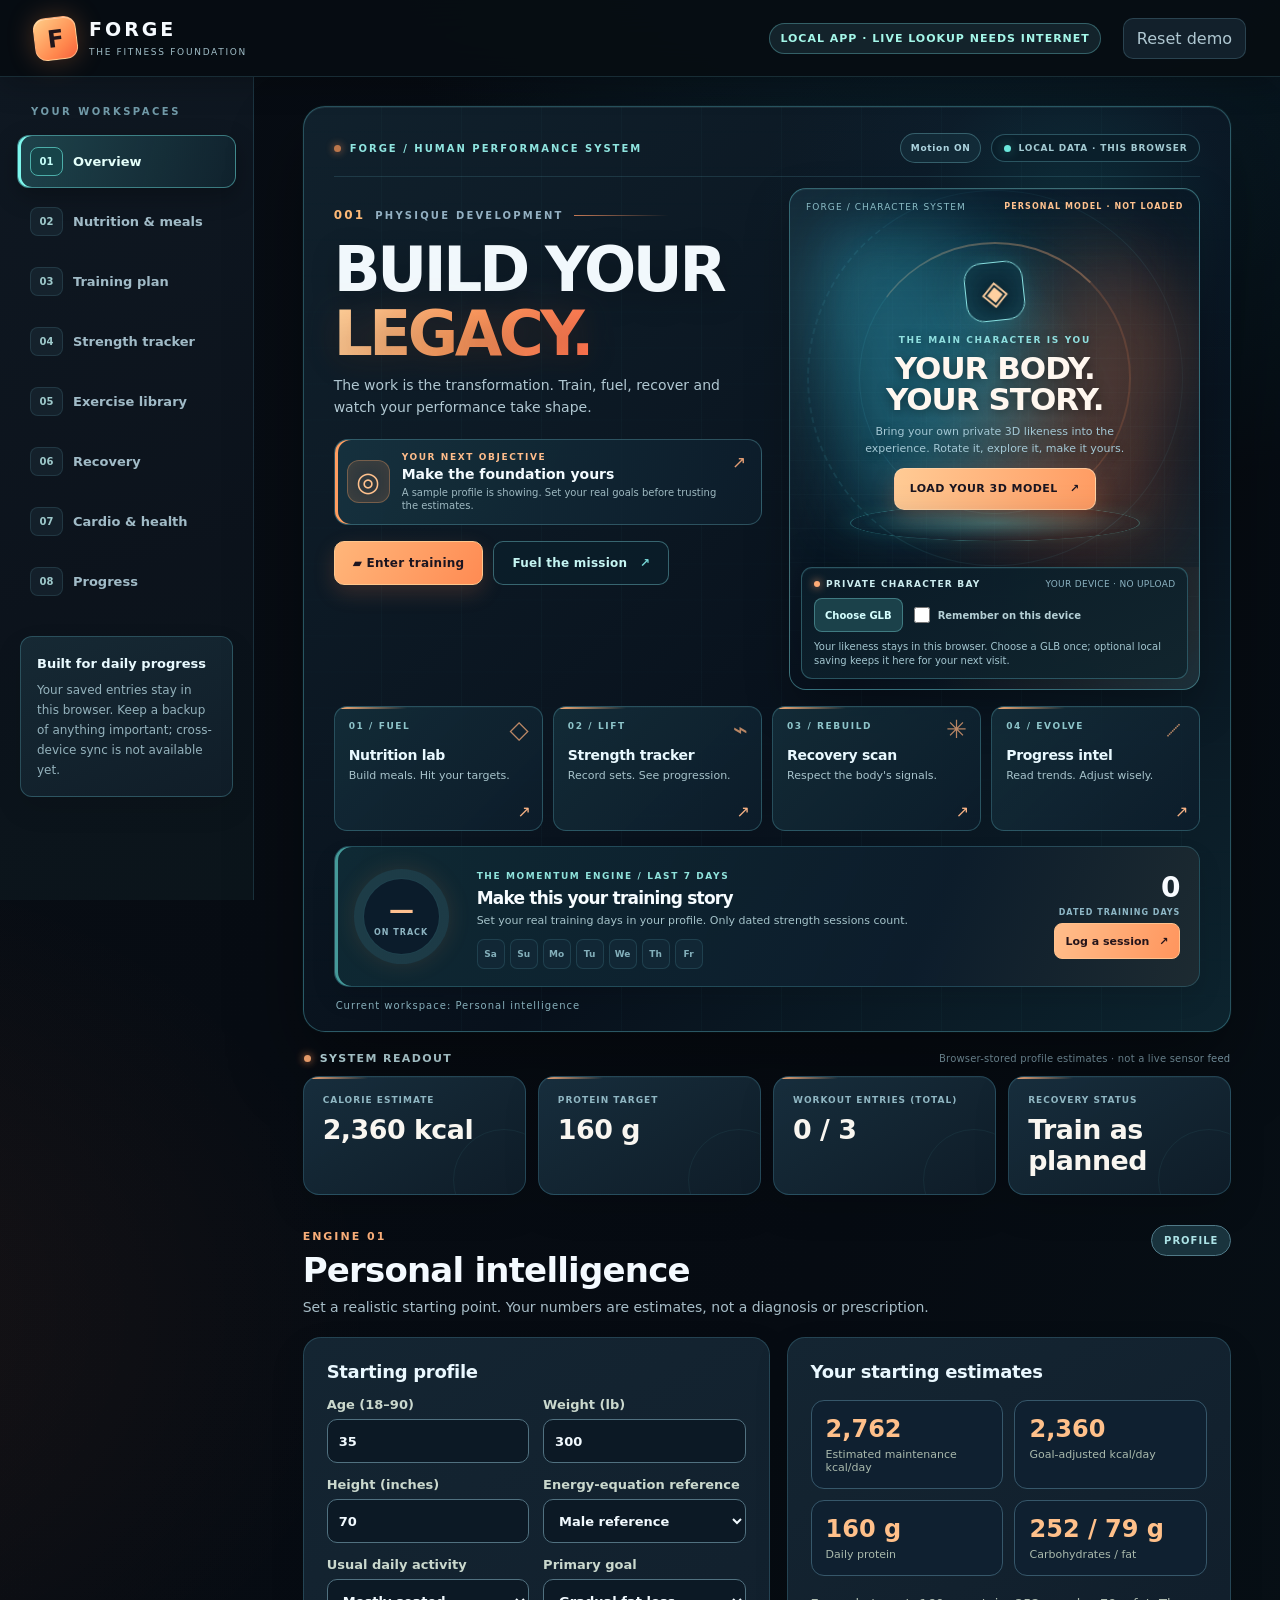
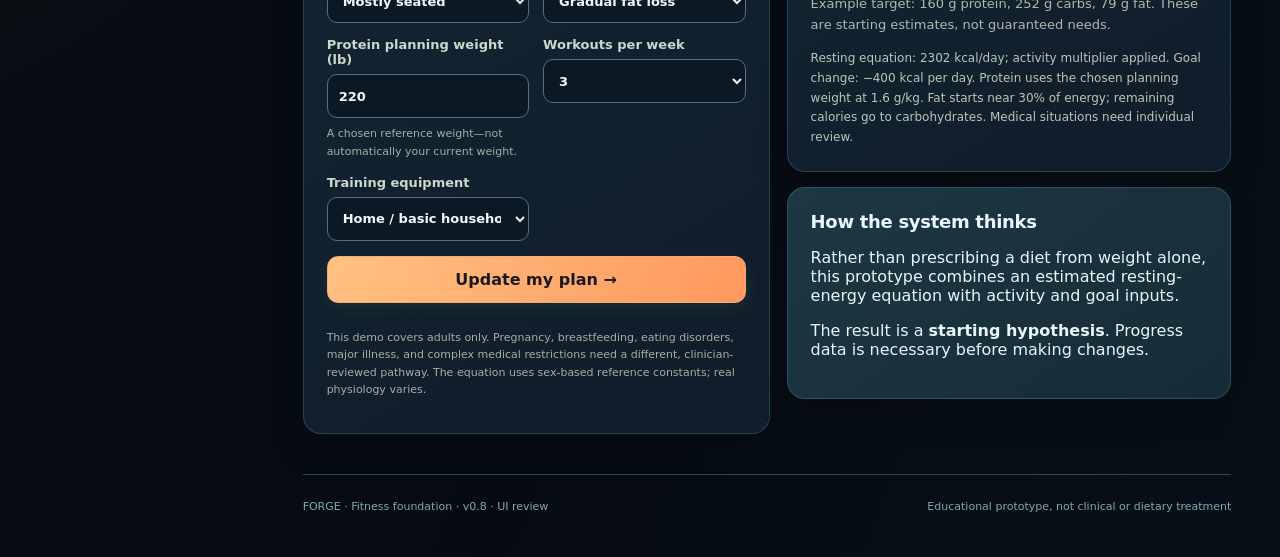
<file: index.html>
<!doctype html>
<html lang="en"><head>
<meta charset="UTF-8"/><meta name="viewport" content="width=device-width, initial-scale=1.0"/>
<meta name="theme-color" content="#0a1110"/>
<title>FORGE — Fitness Foundation</title>
<style>
[hidden]{display:none!important}
:root{font-family:Inter,ui-sans-serif,system-ui,-apple-system,BlinkMacSystemFont,"Segoe UI",sans-serif;color:#edf4ef;background:#0e1512;font-synthesis:none}*{box-sizing:border-box}body{margin:0}.app-shell{min-height:100vh}button,input,select{font:inherit}button{cursor:pointer}button:disabled{opacity:.4;cursor:not-allowed}.topbar{height:77px;border-bottom:1px solid #293830;display:flex;justify-content:space-between;align-items:center;padding:0 34px;background:#101915}.brand{display:flex;align-items:center;gap:12px}.brandmark{background:#c4fa72;color:#172011;width:43px;height:43px;border-radius:12px;display:grid;place-items:center;font-size:24px;font-weight:950;transform:rotate(-5deg)}.brand strong{font-size:21px;letter-spacing:2px;display:block}.brand small{font-size:9px;letter-spacing:2.2px;color:#a6b4a8}.top-actions{display:flex;gap:22px;align-items:center}.offline-tag,.counter{font-size:11px;letter-spacing:1px;color:#c4fa72;border:1px solid #42633b;background:#1a2b20;padding:8px 10px;border-radius:100px;font-weight:700}.link-btn{background:none;border:none;color:#bddb99;text-decoration:underline;text-underline-offset:3px;padding:5px}.layout{display:grid;grid-template-columns:245px minmax(0,1fr);max-width:1570px;margin:auto}.sidebar{padding:34px 18px;min-height:calc(100vh - 77px);border-right:1px solid #293830;background:#111b16}.overline,.eyebrow{font-size:11px;letter-spacing:2px;color:#b5e575;font-weight:800}.overline{padding-left:14px;margin:0 0 20px}.tabs{display:flex;flex-direction:column;gap:5px}.tab{background:transparent;border:1px solid transparent;border-radius:11px;padding:14px 10px;color:#b2c1b7;display:flex;align-items:center;text-align:left;gap:11px;font-size:13px;font-weight:600;line-height:1.25}.tab:hover,.tab:focus-visible{background:#213128}.tab.active{background:#26392b;color:#f3ffef;border:1px solid #466b3a}.tab-number{font-size:10px;color:#a3ba91}.sidebar-note{border:1px solid #334a36;border-radius:12px;background:#1a281e;margin:38px 5px 0;padding:18px 14px;font-size:13px;line-height:1.65}.sidebar-note p{color:#abbeb0;margin:8px 0 0}.main-content{padding:36px clamp(22px,4.5vw,72px);max-width:1250px;width:100%}h1{font-weight:830;font-size:clamp(27px,3.9vw,48px);letter-spacing:-2.2px;margin:8px 0 12px;line-height:1.12}h1 em{font-style:normal;color:#c4fa72}h2{font-size:clamp(24px,2.6vw,31px);letter-spacing:-.8px;margin:6px 0}h3{font-size:18px;margin:0 0 12px}.lede{font-size:15px;color:#b3c2b9;line-height:1.6;max-width:810px;margin:0 0 24px}.summary-strip{display:grid;grid-template-columns:repeat(4,minmax(0,1fr));gap:10px;margin:20px 0 38px}.summary-card{background:#18241c;border:1px solid #334437;border-radius:13px;padding:15px}.summary-card small{display:block;font-size:11px;color:#abbdad;margin-bottom:10px}.summary-card strong{font-size:22px;color:#e4f0df;letter-spacing:-.5px}.page{display:none}.page.active{display:block}.section-header{display:flex;justify-content:space-between;gap:10px;align-items:center;margin-bottom:23px}.section-header p{margin:7px 0 0;color:#abbab0;font-size:14px;line-height:1.5}.panel{background:#19251d;border:1px solid #34493a;border-radius:16px;padding:23px;min-width:0}.panel.tinted{background:#213322}.two-col{display:grid;grid-template-columns:minmax(0,1.05fr) minmax(0,1fr);gap:17px;margin-bottom:18px}.stack{display:flex;flex-direction:column;gap:15px}.stack h3{margin-bottom:0}.form-grid{display:grid;grid-template-columns:1fr 1fr;gap:14px}label{color:#cad8cd;font-size:13px;font-weight:650;display:flex;flex-direction:column;gap:7px}label small,.fine{color:#a1b1a5;font-weight:400;font-size:11px;line-height:1.6}input,select{border:1px solid #475c4a;border-radius:9px;background:#101a14;color:#f5faf5;padding:11px;width:100%;min-height:44px}input:focus,select:focus{outline:2px solid #b9ee74;outline-offset:2px}input[type=checkbox]{min-height:18px;width:18px;accent-color:#c4fa72}.checkbox-row{display:flex;flex-direction:row;gap:10px;align-items:flex-start;line-height:1.5}.primary{color:#182716;background:#c4fa72;border:1px solid #c4fa72;font-weight:800;padding:13px;border-radius:10px;min-height:45px}.primary:hover{background:#d9ffa8}.primary:focus-visible,button:focus-visible{outline:2px solid #faf4c5;outline-offset:3px}.stat-grid{display:grid;grid-template-columns:1fr 1fr;gap:11px;margin:18px 0}.stat{background:#111b15;border:1px solid #324437;border-radius:11px;padding:14px}.stat .num{font-weight:830;font-size:24px;color:#d0ff90}.stat .name{font-size:11px;margin-top:5px;color:#a9b9ac}.detail,.notice{font-size:12px;line-height:1.65;color:#b6c8b9}.notice{padding:17px 20px;border:1px solid #52603b;background:#202d1c;border-radius:12px;margin-top:20px}.warning{border:1px solid #8a693d;background:#3b2b1b;padding:12px;border-radius:9px;color:#ffd9a2;margin:12px 0;font-size:13px}.danger{border:1px solid #b05d62;background:#3a2325;color:#ffd5d5;padding:12px;border-radius:9px;margin:12px 0;font-size:13px}.success{border:1px solid #416c45;background:#243b29;padding:12px;border-radius:9px;color:#d3f3d0;margin:12px 0;font-size:13px}.nutrient-row{display:flex;justify-content:space-between;gap:12px;border-bottom:1px solid #334137;padding:9px 0;color:#b8cabd;font-size:13px}.nutrient-row strong{color:#f2faf3}.muted{color:#adbaaf;font-size:13px;line-height:1.6}.macro-bars{display:grid;grid-template-columns:repeat(3,1fr);gap:10px;margin:13px 0}.macro-bars>div{border:1px solid #354c39;background:#122017;border-radius:10px;padding:12px}.macro-bars strong{display:block;font-size:20px;color:#d6faa9}.macro-bars small{color:#a8baa8}.segmented{display:grid;grid-template-columns:1fr 1fr;gap:6px;background:#111b15;border-radius:10px;padding:5px}.segmented button{background:none;border:1px solid transparent;color:#aebdb1;font-size:12px;border-radius:8px;padding:10px}.segmented button.selected{background:#334a35;border-color:#5d7c56;color:white}.ingredient{font-size:12px;border-bottom:1px solid #334137;display:flex;justify-content:space-between;gap:8px;padding:8px 0;color:#b8cbbd}.ingredient:last-child{border:none}.ingredient span:last-child{text-align:right;white-space:nowrap}.panel-heading{display:flex;justify-content:space-between;gap:8px;align-items:center}.entry{padding:12px 0;border-bottom:1px solid #344438;display:flex;justify-content:space-between;align-items:center;gap:10px;font-size:13px}.entry:last-child{border:0}.entry small{display:block;color:#9fb19f;margin-top:3px}.entry button{border:1px solid #526956;background:transparent;color:#daebd7;padding:6px 10px;border-radius:7px}.pill{font-size:11px;background:#334a31;border:1px solid #50734b;color:#d7fab5;padding:6px 9px;border-radius:100px;font-weight:700;display:inline-block}.pill.reduce,.pill.hold{background:#473d21;border-color:#776c38;color:#ffe6a1}.pill.stop{background:#482628;border-color:#895459;color:#ffd3d0}.exercise{padding:13px 0;border-bottom:1px solid #364739;display:flex;justify-content:space-between;gap:12px;font-size:13px}.exercise:last-child{border:0}.exercise strong{color:#f5fff4}.exercise span{white-space:nowrap;color:#c8fa9b}.progressline{height:9px;overflow:hidden;border-radius:20px;background:#334334;margin:7px 0 12px}.progressline div{height:100%;background:#c4fa72;max-width:100%}#alerts:empty{display:none}#alerts{margin-bottom:12px}footer{border-top:1px solid #2c3e30;display:flex;justify-content:space-between;gap:10px;padding:25px 0 0;color:#8fa296;font-size:11px;margin-top:40px}@media(max-width:950px){.layout{grid-template-columns:1fr}.sidebar{min-height:auto;border-right:none;border-bottom:1px solid #293830;padding:15px 20px}.overline,.sidebar-note{display:none}.tabs{flex-direction:row;overflow:auto}.tab{min-width:max-content;padding:12px}.topbar{padding:0 20px}.main-content{padding:28px 20px}}@media(max-width:660px){.two-col,.form-grid{grid-template-columns:1fr}.summary-strip{grid-template-columns:1fr 1fr}.offline-tag{display:none}.topbar{height:67px}.panel{padding:17px}.section-header{align-items:flex-start}.counter{flex-shrink:0}.macro-bars{grid-template-columns:1fr 1fr}footer{flex-direction:column}h1{letter-spacing:-1px}}

/* Live packaged-food lookup */
.action-row{display:flex;flex-wrap:wrap;gap:10px;align-items:center}
.secondary-btn{background:#26352c;border:1px solid #59715e;color:#e5fae4;border-radius:10px;padding:12px 15px;font-weight:650}
.secondary-btn:hover,.secondary-btn:focus-visible{background:#35503d}
#barcode-video{display:block;width:100%;max-height:260px;object-fit:cover;border-radius:12px;background:#080b0a}
#live-food-panel a{color:#c4fa72;text-decoration:underline}
#live-status{min-height:18px}
#live-product-meta{line-height:1.65}
#live-results{display:grid;gap:12px}
#live-results[hidden],#scanner-preview[hidden],#scan-stop[hidden]{display:none}
@media(max-width:650px){.action-row>*{flex:1 1 100%}}


/* Continuous barcode scanner UI. The live video is owned by html5-qrcode. */
#barcode-live-reader video{width:100%!important;max-height:460px;object-fit:contain}
#barcode-live-reader{min-height:160px}
.scan-guides{font-size:13px;line-height:1.6;padding:12px 0;color:#cadccc}
#scan-zoom{width:100%;min-height:30px}
#scanner-preview{border:1px solid #354f3a;border-radius:12px;padding:14px;margin-top:15px}

.advisor-grid{display:grid;grid-template-columns:repeat(2,minmax(0,1fr));gap:10px}
.advisor-stat{border:1px solid #3b5743;border-radius:10px;padding:12px;background:#152319}
.advisor-stat small{display:block;color:#a5bdad;font-size:11px;margin-bottom:5px}
.advisor-stat strong{font-size:19px;color:#e9ffcd}
.comparison-table{overflow:auto;max-width:100%}
.comparison-table table{width:100%;border-collapse:collapse;font-size:13px;min-width:480px}
.comparison-table td,.comparison-table th{padding:10px 8px;border-bottom:1px solid #405243;text-align:left;vertical-align:top}
.comparison-table th{color:#c4fa72;font-weight:700}
.advisor-ideas{display:flex;gap:8px;flex-wrap:wrap}
.advisor-ideas button{font-size:13px}
@media(max-width:660px){.advisor-grid{grid-template-columns:1fr}}

/* Meal Builder: one live barcode can be used in multiple customized meals. */
#meal-builder{margin-top:20px}
.meal-grid{display:grid;grid-template-columns:1fr 1fr;gap:12px}
.meal-ingredient{display:grid;grid-template-columns:minmax(0,1fr) 100px auto;align-items:center;gap:10px;border-bottom:1px solid #3c5443;padding:12px 0}
.meal-ingredient strong{display:block;font-size:13px;overflow-wrap:anywhere}
.meal-ingredient small{display:block;margin-top:5px;color:#b4c7b5;font-size:11px}
.meal-ingredient label{font-size:11px;color:#d6e4d5}
.meal-ingredient input{max-width:96px;padding:9px 6px;width:100%}
.meal-ingredient button{padding:8px 12px}
.meal-stat-row{display:grid;grid-template-columns:repeat(4,1fr);gap:10px}
.meal-stat{background:#17251d;border:1px solid #466047;border-radius:9px;padding:12px}
.meal-stat strong{display:block;font-size:19px;color:#ccff94;margin-bottom:4px}
.meal-stat small{color:#b5c5b3;font-size:11px}
#meal-shopping-list .ingredient{border-bottom:1px solid #354d3b;padding:10px 0}
@media(max-width:650px){.meal-grid{grid-template-columns:1fr}.meal-stat-row{grid-template-columns:repeat(2,1fr)}.meal-ingredient{grid-template-columns:minmax(0,1fr) 83px;}.meal-ingredient button{grid-column:2;width:100%;padding:7px}.meal-ingredient input{max-width:82px}}

/* Weekly meal planner v0.6: configurable, local-only, transparent estimates. */
#week-planner{margin-top:20px}
.week-options{display:grid;grid-template-columns:repeat(3,minmax(0,1fr));gap:12px}
.week-checks{display:flex;flex-wrap:wrap;gap:12px 18px}
.week-checks label{display:inline-flex;align-items:center;gap:7px;font-size:13px;color:#e2ece0}
.week-checks input{accent-color:#c4fa72}
.week-day{border:1px solid #405846;border-radius:12px;padding:13px;margin:10px 0;background:#14221a}
.week-day h4{margin:0 0 9px;font-size:15px;color:#d1f5b7}
.week-slot{display:grid;grid-template-columns:105px minmax(0,1fr) 94px;gap:10px;align-items:end;margin-bottom:9px}
.week-slot label{font-size:11px;color:#b6cbb9;display:block}
.week-slot select,.week-slot input{width:100%;min-width:0;padding:9px 7px;margin-top:4px;font-size:12px}
.week-slot .slot-label{font-size:13px;font-weight:650;align-self:center;color:#e0f2e0}
.week-day-summary{font-size:12px;line-height:1.5;color:#c9dec9;margin:7px 0 0}
.week-alert{padding:11px;border-radius:9px;background:#42331c;border:1px solid #a18539;color:#f3e5bd;font-size:12px;line-height:1.5;margin:7px 0}
.week-shopping-row{display:grid;grid-template-columns:minmax(0,1fr) 112px;gap:12px;align-items:center;padding:12px 0;border-bottom:1px solid #3b513e}
.week-shopping-row strong{display:block;font-size:13px}
.week-shopping-row small{display:block;color:#b6c9b7;font-size:11px;margin-top:5px;line-height:1.45}
.week-shopping-row label{font-size:11px;color:#c6d5c7}
.week-shopping-row input{max-width:110px;padding:8px 7px;width:100%;margin-top:4px}
@media(max-width:700px){.week-options{grid-template-columns:1fr 1fr}.week-slot{grid-template-columns:72px minmax(0,1fr) 77px;gap:7px}.week-slot select,.week-slot input{font-size:12px;padding:8px 5px}}
@media(max-width:420px){.week-options{grid-template-columns:1fr}.week-shopping-row{grid-template-columns:minmax(0,1fr) 94px}}

/* FORGE v0.7: exercise education, cardiovascular, mobility and recovery labs */
.lab-cols{display:grid;grid-template-columns:repeat(2,minmax(0,1fr));gap:16px;margin:16px 0}
.lab-panel{background:#19251d;border:1px solid #34493a;border-radius:16px;padding:20px;min-width:0}
.lab-panel h3{color:#efffe7}
.lab-out{padding:14px;border-radius:12px;background:#122018;border:1px solid #37503d;line-height:1.65;font-size:13px}
.lab-item{border-bottom:1px solid #37493d;padding:12px 0;line-height:1.55;font-size:13px}
.lab-item:last-child{border-bottom:none}
.lab-item strong{color:#d6f9bd;display:block}
.lab-item small{display:block;color:#a8bcad;font-size:12px;line-height:1.6;margin-top:5px}
.lab-kpi{display:grid;grid-template-columns:repeat(3,minmax(0,1fr));gap:10px}
.lab-kpi div{background:#111c15;border:1px solid #39563a;border-radius:10px;padding:12px}
.lab-kpi strong{display:block;font-size:19px;color:#c4fa72}
.lab-kpi small{font-size:11px;color:#b3c6b8}
.lab-heading{margin-top:22px;color:#d3fbaa;font-size:14px}
.lab-info{color:#b5c9b7;font-size:12px;line-height:1.6}
.lab-grid{display:grid;grid-template-columns:repeat(2,minmax(0,1fr));gap:12px}
.lab-grid button{width:100%}
.lab-panel select,.lab-panel input{width:100%}
.lab-warning{border:1px solid #99664c;background:#34261d;color:#fbe0c1;padding:12px;border-radius:9px;margin:9px 0;font-size:13px;line-height:1.6}
@media(max-width:760px){.lab-cols,.lab-grid{grid-template-columns:1fr}.lab-kpi{grid-template-columns:1fr}}

/* Correct grid min-content overflow when the mobile tabs list grows. */
@media(max-width:950px){.layout{grid-template-columns:minmax(0,1fr);width:100%;min-width:0}.sidebar{width:100%;min-width:0;overflow:hidden}.tabs{width:100%;min-width:0;overflow-x:auto}.main-content{width:100%;min-width:0;max-width:100%}}
/* v0.8 strength tracker — works as a local-first progressive-overload log */
.strength-grid{display:grid;grid-template-columns:repeat(2,minmax(0,1fr));gap:14px}
.strength-card{border:1px solid #3d5744;background:#19271e;border-radius:13px;padding:16px;min-width:0}
.strength-card h3{margin:0 0 12px}
.strength-table{overflow-x:auto;margin-top:8px}
.strength-table table{width:100%;border-collapse:collapse;font-size:12px;min-width:470px}
.strength-table td,.strength-table th{border-bottom:1px solid #385042;padding:9px 7px;text-align:left;vertical-align:top}
.strength-actions{display:flex;flex-wrap:wrap;gap:8px;margin:10px 0}
.strength-actions button{flex:1 1 130px}
.strength-pill{font-size:11px;background:#263d2b;border:1px solid #4b7354;border-radius:99px;padding:4px 9px;display:inline-block;margin:3px}
.strength-history{border-top:1px solid #3a5041;padding:10px 0}
.strength-history small{display:block;color:#b9cdbb;margin-top:4px}
.strength-history button{margin-top:7px}
.strength-msg{padding:10px 12px;border:1px solid #536b53;border-radius:9px;background:#142318;margin:10px 0;font-size:13px}
@media(max-width:760px){.strength-grid{grid-template-columns:1fr}.strength-table table{min-width:410px}}
</style>
<link rel="stylesheet" href="./forge-ui.css"/>
<link rel="stylesheet" href="./forge-immersive.css"/>
<link rel="stylesheet" href="./forge-avatar.css"/>
<link rel="stylesheet" href="./forge-pack.css"/>
<link rel="stylesheet" href="./forge-training-cockpit.css"/>
<script defer src="./forge-ui.js"></script>
<script defer src="./forge-immersive.js"></script>
<script type="module" src="./forge-avatar.js"></script>
<script defer src="./forge-pack.js"></script>
<script type="module" src="./forge-training-cockpit.js"></script>
</head><body>
<a class="forge-skip" href="#profile">Skip to main workspace</a>
<div class="app-shell">
  <header class="topbar">
    <div class="brand"><span class="brandmark">F</span><div><strong>FORGE</strong><small>THE FITNESS FOUNDATION</small></div></div>
    <div class="top-actions"><span class="offline-tag">LOCAL APP · LIVE LOOKUP NEEDS INTERNET</span><button id="reset" class="link-btn">Reset demo</button></div>
  </header>
  <div class="layout">
    <aside id="forge-sidebar" class="sidebar">
      <p class="overline">YOUR WORKSPACES</p>
      <nav class="tabs" aria-label="FORGE workspaces">
        <button data-tab="profile" class="tab active" type="button"><span class="tab-number">01</span> Overview</button>
        <button data-tab="nutrition" class="tab" type="button"><span class="tab-number">02</span> Nutrition & meals</button>
        <button data-tab="training" class="tab" type="button"><span class="tab-number">03</span> Training plan</button>
        <button data-tab="strength-lab" class="tab" type="button"><span class="tab-number">04</span> Strength tracker</button>
        <button data-tab="movement-lab" class="tab" type="button"><span class="tab-number">05</span> Exercise library</button>
        <button data-tab="recovery" class="tab" type="button"><span class="tab-number">06</span> Recovery</button>
        <button data-tab="health-lab" class="tab" type="button"><span class="tab-number">07</span> Cardio & health</button>
        <button data-tab="progress" class="tab" type="button"><span class="tab-number">08</span> Progress</button>
      </nav>
      <div class="sidebar-note"><strong>Built for daily progress</strong><p>Your saved entries stay in this browser. Keep a backup of anything important; cross-device sync is not available yet.</p></div>
    </aside>
    <main class="main-content">
      <div id="forge-hero" class="forge-hero forge-command">
        <div class="forge-hero-top">
          <span class="forge-kicker"><span class="forge-kicker-dot" aria-hidden="true"></span> FORGE / HUMAN PERFORMANCE SYSTEM</span>
          <div class="forge-hero-controls"><button type="button" id="forge-motion-toggle" class="forge-motion-toggle" aria-pressed="true" title="Pause decorative animation">Motion ON</button><span class="forge-privacy"><span class="forge-privacy-dot" aria-hidden="true"></span> LOCAL DATA · THIS BROWSER</span></div>
        </div>
        <div class="forge-hero-grid">
          <div class="forge-story">
            <div class="forge-chapter"><span>001</span> PHYSIQUE DEVELOPMENT <span class="forge-chapter-line" aria-hidden="true"></span></div>
            <h1>BUILD YOUR<br/><em>LEGACY.</em></h1>
            <p class="forge-story-copy">The work is the transformation. Train, fuel, recover and watch your performance take shape.</p>
            <div class="forge-mission-card">
              <div class="forge-mission-glyph" aria-hidden="true">◎</div>
              <div class="forge-mission-copy">
                <span class="forge-label">YOUR NEXT OBJECTIVE</span>
                <strong id="forge-mission-headline">Establish your baseline</strong>
                <small id="forge-mission-caption">Set up your profile to personalize your performance readout.</small>
              </div>
              <span class="forge-mission-tick" aria-hidden="true">↗</span>
            </div>
            <div class="forge-story-actions" aria-label="Start working">
              <button type="button" class="forge-command-btn" data-forge-go="training"><span aria-hidden="true">▰</span> Enter training</button>
              <button type="button" class="forge-command-ghost" data-forge-go="nutrition">Fuel the mission <span aria-hidden="true">↗</span></button>
            </div>
          </div>
          <div class="forge-holo-panel forge-avatar-panel" role="region" aria-label="Private three-dimensional avatar stage">
            <div class="forge-holo-id"><span>FORGE / CHARACTER SYSTEM</span><strong id="forge-avatar-presence">PERSONAL MODEL · NOT LOADED</strong></div>
            <div class="forge-avatar-stage">
              <div class="forge-holo-halo forge-holo-halo-a" aria-hidden="true"></div>
              <div class="forge-holo-halo forge-holo-halo-b" aria-hidden="true"></div>
              <div class="forge-holo-floor" aria-hidden="true"></div>
              <div class="forge-avatar-light forge-avatar-light-a" aria-hidden="true"></div>
              <div class="forge-avatar-light forge-avatar-light-b" aria-hidden="true"></div>
              <model-viewer id="forge-avatar-viewer"
                alt="Your private animated three-dimensional character, rotatable with touch or mouse"
                camera-controls touch-action="pan-y" interaction-prompt="none"
                environment-image="neutral" exposure="1.2" shadow-intensity="0.9"
                camera-orbit="0deg 75deg auto" field-of-view="29deg"
                loading="eager" animation-crossfade-duration="350"
                aria-label="Your three-dimensional avatar" hidden></model-viewer>
              <div id="forge-avatar-empty" class="forge-avatar-empty">
                <span class="forge-avatar-mark" aria-hidden="true">◈</span>
                <span class="forge-avatar-eyebrow">THE MAIN CHARACTER IS YOU</span>
                <strong>YOUR BODY.<br>YOUR STORY.</strong>
                <p>Bring your own private 3D likeness into the experience. Rotate it, explore it, make it yours.</p>
                <button type="button" id="forge-avatar-open" class="forge-avatar-open">LOAD YOUR 3D MODEL <span aria-hidden="true">↗</span></button>
              </div>
              <div class="forge-avatar-scanlines" aria-hidden="true"></div>
            </div>
            <div class="forge-avatar-deck">
              <div class="forge-avatar-deck-top">
                <span><i aria-hidden="true"></i> PRIVATE CHARACTER BAY</span>
                <span id="forge-avatar-file-name">YOUR DEVICE · NO UPLOAD</span>
              </div>
              <div class="forge-avatar-actions">
                <input id="forge-avatar-file" type="file" accept=".glb,model/gltf-binary" class="forge-avatar-file-input" aria-label="Choose a local GLB file of your likeness" />
                <button id="forge-avatar-replace" type="button" class="forge-avatar-action" aria-label="Choose or change your 3D model">Choose GLB</button>
                <label class="forge-avatar-remember"><input id="forge-avatar-remember" type="checkbox" /> <span>Remember on this device</span></label>
                <select id="forge-avatar-animation" aria-label="Select a model animation" hidden><option value="">Idle</option></select>
                <label id="forge-avatar-turn-wrap" class="forge-avatar-turn" hidden>Turntable speed (display only) <input id="forge-avatar-turn-speed" type="range" min="30" max="180" step="5" value="85" aria-label="Rigid display turntable speed in degrees per second, not a skeletal character turn"/><output id="forge-avatar-turn-output" for="forge-avatar-turn-speed">85°/s</output></label>
                <button id="forge-avatar-forget" type="button" class="forge-avatar-forget" hidden>Remove model</button>
              </div>
              <section id="forge-avatar-turn-pad" class="forge-avatar-turn-pad" aria-label="Interactive private 3D turning controls" hidden>
                <div class="forge-avatar-turn-pad-title"><span>PRECISION TURN // PRIVATE MODEL</span><small>Body animation · plays once</small></div>
                <div class="forge-avatar-turn-grid">
                  <button type="button" data-forge-private-turn="Turn90Left_PrivateV1" hidden>↶ 90° Left</button>
                  <button type="button" data-forge-private-turn="Turn90Right_PrivateV1" hidden>90° Right ↷</button>
                  <button type="button" data-forge-private-turn="Turn180Left_PrivateV1" hidden>↶ 180° Left</button>
                  <button type="button" data-forge-private-turn="Turn180Right_PrivateV1" hidden>180° Right ↷</button>
                </div>
                <div class="forge-avatar-turn-footer">
                  <button type="button" id="forge-avatar-replay" disabled>Replay turn</button>
                  <button type="button" id="forge-avatar-idle">Back to idle</button>
                  <small>These moves rotate the actual rig—not the display turntable.</small>
                </div>
              </section>
              <p id="forge-avatar-status" role="status" aria-live="polite">Your likeness stays in this browser. Choose a GLB once; optional local saving keeps it here for your next visit.</p>
            </div>
          </div>
        </div>
        <div class="forge-mission-grid" aria-label="Choose your next action">
          <button type="button" class="forge-mission-tile" data-forge-go="nutrition"><span class="forge-tile-no">01 / FUEL</span><span class="forge-tile-symbol" aria-hidden="true">◇</span><strong>Nutrition lab</strong><small>Build meals. Hit your targets.</small><span class="forge-tile-arrow" aria-hidden="true">↗</span></button>
          <button type="button" class="forge-mission-tile" data-forge-go="strength-lab"><span class="forge-tile-no">02 / LIFT</span><span class="forge-tile-symbol" aria-hidden="true">⌁</span><strong>Strength tracker</strong><small>Record sets. See progression.</small><span class="forge-tile-arrow" aria-hidden="true">↗</span></button>
          <button type="button" class="forge-mission-tile" data-forge-go="recovery"><span class="forge-tile-no">03 / REBUILD</span><span class="forge-tile-symbol" aria-hidden="true">✳</span><strong>Recovery scan</strong><small>Respect the body's signals.</small><span class="forge-tile-arrow" aria-hidden="true">↗</span></button>
          <button type="button" class="forge-mission-tile" data-forge-go="progress"><span class="forge-tile-no">04 / EVOLVE</span><span class="forge-tile-symbol" aria-hidden="true">⟋</span><strong>Progress intel</strong><small>Read trends. Adjust wisely.</small><span class="forge-tile-arrow" aria-hidden="true">↗</span></button>
        </div>
        <section class="forge-momentum" aria-labelledby="forge-momentum-title">
          <div class="forge-momentum-ring" id="forge-momentum-ring" aria-hidden="true"><div><strong id="forge-momentum-percent">—</strong><span>ON TRACK</span></div></div>
          <div class="forge-momentum-copy">
            <span class="forge-label">THE MOMENTUM ENGINE / LAST 7 DAYS</span>
            <h2 id="forge-momentum-title">Build a rhythm worth keeping.</h2>
            <p id="forge-momentum-caption">Log real training sessions and your progress will appear here. No made-up performance scores.</p>
            <div id="forge-momentum-days" class="forge-momentum-days" aria-label="Last seven days of logged strength sessions"></div>
          </div>
          <div class="forge-momentum-action">
            <strong id="forge-momentum-count">—</strong>
            <span>DATED TRAINING DAYS</span>
            <button type="button" data-forge-go="strength-lab">Log a session <span aria-hidden="true">↗</span></button>
          </div>
        </section>
        <p id="forge-active-section" class="forge-active-section" role="status" aria-live="polite">Current workspace: Overview</p>
      </div>
      <div class="forge-telemetry-head"><div><span class="forge-telemetry-light" aria-hidden="true"></span><strong>SYSTEM READOUT</strong></div><small>Browser-stored profile estimates · not a live sensor feed</small></div>
      <div id="alerts" aria-live="polite"></div>
      <div id="summary" class="summary-strip" aria-live="polite"></div>
      <section id="profile" class="page active" aria-labelledby="profile-title">
        <div class="section-header"><div><span class="eyebrow">ENGINE 01</span><h2 id="profile-title">Personal intelligence</h2><p>Set a realistic starting point. Your numbers are estimates, not a diagnosis or prescription.</p></div><span class="counter">PROFILE</span></div>
        <div class="two-col">
          <form id="profile-form" class="panel stack" autocomplete="off">
            <h3>Starting profile</h3>
            <div class="form-grid">
              <label>Age (18–90)<input id="age" type="number" min="18" max="90" required/></label>
              <label>Weight (lb)<input id="weight" type="number" min="80" max="700" step="0.1" required/></label>
              <label>Height (inches)<input id="height" type="number" min="48" max="84" required/></label>
              <label>Energy-equation reference <select id="sex"><option value="male">Male reference</option><option value="female">Female reference</option></select></label>
              <label>Usual daily activity <select id="activity"><option value="sedentary">Mostly seated</option><option value="light">Lightly active</option><option value="moderate">Moderately active</option><option value="high">Highly active</option></select></label>
              <label>Primary goal <select id="goal"><option value="lose">Gradual fat loss</option><option value="gain">Build muscle</option><option value="maintain">Maintain / recomposition</option></select></label>
              <label>Protein planning weight (lb) <input id="referenceWeight" type="number" min="80" max="700" required/><small>A chosen reference weight—not automatically your current weight.</small></label>
              <label>Workouts per week <select id="days"><option value="1">1</option><option value="2">2</option><option value="3">3</option><option value="4">4</option><option value="5">5</option><option value="6">6</option></select></label>
              <label>Training equipment <select id="equipment"><option value="home">Home / basic household items</option><option value="gym">Gym</option></select></label>
            </div>
            <button type="submit" class="primary">Update my plan →</button>
            <p class="fine">This demo covers adults only. Pregnancy, breastfeeding, eating disorders, major illness, and complex medical restrictions need a different, clinician-reviewed pathway. The equation uses sex-based reference constants; real physiology varies.</p>
          </form>
          <div class="stack"><div id="goal-results" class="panel"></div><div class="panel tinted"><h3>How the system thinks</h3><p>Rather than prescribing a diet from weight alone, this prototype combines an estimated resting-energy equation with activity and goal inputs.</p><p>The result is a <strong>starting hypothesis</strong>. Progress data is necessary before making changes.</p></div></div>
        </div>
      </section>
      <section id="nutrition" class="page" aria-labelledby="nutrition-title">
        <div class="section-header"><div><span class="eyebrow">ENGINE 02</span><h2 id="nutrition-title">Nutrition & food intelligence</h2><p>Every food is transparent. Compare portions, transform favorite meals, and log what you actually eat.</p></div><span class="counter">NUTRITION</span></div>
        <div class="panel"><h3>Daily macro budget</h3><div id="nutrition-budget"></div></div>
        <section class="forge-pack panel stack" id="forge-pack" aria-labelledby="forge-pack-title">
          <div class="forge-pack-top"><div><span class="forge-pack-eyebrow">FUEL SYSTEM / COOKED BATCH INTELLIGENCE</span><h3 id="forge-pack-title">Meal Prep Command</h3><p class="fine">From the pot to your containers. Enter the cooked batch's actual weight and estimated nutrition, then build equal packed meals in grams. Everything remains in this browser.</p></div><span class="forge-pack-symbol" aria-hidden="true">◈</span></div>
          <form id="forge-pack-form" class="forge-pack-form">
            <fieldset><legend>01 / Cooked mixture batch</legend>
              <div class="forge-pack-fields"><label>Cooked batch weight (g)<input id="forge-pack-batch" type="number" min="1" max="100000" step="0.1" required placeholder="Food only, tare the bowl"></label>
              <label>Batch calories (kcal)<input id="forge-pack-kcal" type="number" min="0" max="200000" step="0.1" required placeholder="Estimated total"></label>
              <label>Batch protein (g)<input id="forge-pack-protein" type="number" min="0" max="10000" step="0.1" required></label>
              <label>Batch carbs (g)<input id="forge-pack-carbs" type="number" min="0" max="10000" step="0.1" required></label>
              <label>Batch fat (g)<input id="forge-pack-fat" type="number" min="0" max="10000" step="0.1" required></label></div>
            </fieldset>
            <fieldset><legend>02 / Cooked rice per 100 g</legend>
              <div class="forge-pack-fields"><label>Calories (kcal)<input id="forge-pack-rice-kcal" type="number" min="0" max="900" step="0.1" required></label>
              <label>Protein (g)<input id="forge-pack-rice-protein" type="number" min="0" max="100" step="0.1" required></label>
              <label>Carbs (g)<input id="forge-pack-rice-carbs" type="number" min="0" max="100" step="0.1" required></label>
              <label>Fat (g)<input id="forge-pack-rice-fat" type="number" min="0" max="100" step="0.1" required></label></div>
            </fieldset>
            <fieldset><legend>03 / Packing station</legend>
              <div class="forge-pack-fields"><label>Containers<input id="forge-pack-count" type="number" min="1" max="12" step="1" required value="2"></label>
              <label>Mixture per container (g)<input id="forge-pack-mix-serving" type="number" min="1" max="10000" step="0.1" required placeholder="Cooked portion"></label>
              <label>Rice per container (g)<input id="forge-pack-rice-serving" type="number" min="0" max="10000" step="0.1" required placeholder="Cooked portion"></label></div>
            </fieldset>
            <div class="forge-pack-actions">
              <button type="submit" class="forge-command-btn">Calculate containers</button>
              <button type="button" id="forge-pack-save" class="forge-command-ghost">Save on this device</button>
              <button type="button" id="forge-pack-copy" class="forge-command-ghost">Copy packing instructions</button>
              <button type="button" id="forge-pack-clear" class="forge-pack-reset">Clear</button>
            </div>
          </form>
          <div id="forge-pack-result" class="forge-pack-result" role="status" aria-live="polite">Enter your batch and rice figures above to calculate the packed meals. No demo values are used.</div>
          <p class="fine">Estimates depend on accurate ingredients, retained cooking oil, draining, labels and cooked weight. This is a packing calculator, not an automatic food log; check food temperatures and storage times separately.</p>
        </section>
        <div class="panel stack" id="live-food-panel">
          <h3>Look up a real packaged food</h3><p class="notice" id="gallery-tip"><strong>FORGE v0.5 — Ingredient-to-Recipe Builder:</strong> On the HTTPS version, aim the full barcode at the camera; it checks continuously. If it stays blurry, move 6–12 inches away and use another rear camera or supported zoom. You can still type the digits or use a saved photo.</p>
          <p class="fine">Enter a barcode, use the photo scanner, or search by product name. An internet connection is required. Searches go to Open Food Facts; no personal fitness profile is sent. This database is crowd-sourced—always check the actual product label and ingredients.</p>
          <form id="live-lookup-form" class="stack">
            <div class="form-grid">
              <label>Search method<select id="lookup-mode"><option value="barcode">Barcode digits (8–14 digits)</option><option value="name">Food or brand name</option></select></label>
              <label id="live-query-label">Barcode<input id="live-query" type="text" inputmode="numeric" maxlength="60" placeholder="Enter the digits under the barcode" required/></label>
            </div>
            <div class="action-row"><button type="submit" id="live-search" class="primary">Look up food</button><button type="button" id="scan-start" class="secondary-btn">Scan barcode live</button><button type="button" id="scan-photo" class="secondary-btn">Choose barcode photo from gallery</button><input type="file" id="barcode-image" accept="image/*" aria-label="Choose a saved barcode photo" style="display:block;width:100%;max-width:320px;margin:8px 0"><label for="barcode-camera-image" class="fine">Or take a new photo using your phone camera:</label><input type="file" id="barcode-camera-image" accept="image/*" capture="environment" aria-label="Take a barcode photo" style="display:block;width:100%;max-width:320px;margin:8px 0"><button type="button" id="scan-stop" class="secondary-btn" hidden>Stop camera</button></div>
          </form>
          <div id="scanner-preview" hidden>
            <div id="barcode-live-reader" style="width:100%;max-width:600px;overflow:hidden;border-radius:12px;background:#080e0b"></div>
            <div class="scan-guides"><strong>Scan tips:</strong> Hold the entire barcode horizontally in view, 6–12 inches away; pause for 2–3 seconds. Move farther back if blurry. Try another rear camera or adjust zoom if available.</div>
            <div class="form-grid" id="camera-controls">
              <label id="camera-device-wrap" hidden>Camera lens <select id="camera-device" aria-label="Choose a camera"></select></label>
              <label id="scan-zoom-wrap" hidden>Zoom: <output id="scan-zoom-value">1×</output><input id="scan-zoom" type="range" min="1" max="3" step="0.1" value="1" aria-label="Camera zoom"></label>
            </div>
            <div class="action-row"><button type="button" id="scan-torch" class="secondary-btn" hidden>Turn flashlight on</button><button type="button" id="scan-refocus" class="secondary-btn" hidden>Request autofocus</button></div>
            <p id="scan-focus-info" class="fine">Autofocus availability depends on the phone and browser.</p>
            <p class="fine">Camera frames stay on your device. The third-party decoder runs locally in the browser. FORGE sends only the decoded barcode to the food database.</p>
          </div>
          <div id="live-status" role="status" aria-live="polite" class="fine">No search performed yet.</div>
          <div id="live-results" hidden>
            <label>Matched product<select id="live-product-select"></select></label>
            <div id="live-product-meta"></div>
            <label>Amount eaten (grams or mL; check product label)<input id="live-quantity" type="number" min="1" max="5000" step="1" value="100"/></label>
            <div id="live-breakdown"></div>
            <button type="button" id="edit-live-label" class="secondary-btn">Correct nutrition using package label</button>
            <form id="label-correction" class="panel stack" hidden>
              <h3>Package-label correction</h3>
              <p class="fine">Enter the numbers printed on your package PER SERVING. The corrected values are saved on this browser only. The original community database record is not changed.</p>
              <div class="form-grid">
                <label>Serving weight (grams or mL)<input id="label-grams" type="number" min="1" max="5000" step="0.1" required></label>
                <label>Servings per package (optional)<input id="label-count" type="number" min="0.1" max="100" step="0.1"></label>
                <label>Calories per serving<input id="label-kcal" type="number" min="0" max="5000" step="0.1" required></label>
                <label>Protein (g)<input id="label-protein" type="number" min="0" max="1000" step="0.1" required></label>
                <label>Carbohydrates (g)<input id="label-carbs" type="number" min="0" max="1000" step="0.1" required></label>
                <label>Total fat (g)<input id="label-fat" type="number" min="0" max="1000" step="0.1" required></label>
                <label>Saturated fat (g)<input id="label-saturatedFat" type="number" min="0" max="1000" step="0.1"></label>
                <label>Sugars (g)<input id="label-sugar" type="number" min="0" max="1000" step="0.1"></label>
                <label>Fiber (g)<input id="label-fiber" type="number" min="0" max="1000" step="0.1"></label>
                <label>Sodium (mg)<input id="label-sodium" type="number" min="0" max="30000" step="0.1"></label>
                <label>Cholesterol (mg)<input id="label-cholesterol" type="number" min="0" max="3000" step="0.1"></label>
              </div>
              <div class="action-row"><button type="submit" class="primary">Save label correction</button><button type="button" class="secondary-btn" id="label-cancel">Cancel</button><button type="button" class="link-btn" id="label-clear">Clear my saved correction</button></div>
              <div id="label-error" class="fine" role="status"></div>
            </form>
            <div id="food-advisor" class="panel stack" aria-live="polite">
              <h3>Smart Grocery Advisor</h3>
              <p class="fine">Educational guidance based on your selected body goal and food amount. No food is automatically forbidden. FORGE prioritizes practical home cooking and checks numbers against product labels.</p>
              <div id="advisor-guidance"></div>
              <h3 style="font-size:15px">Compare foods using equal weight</h3>
              <div class="form-grid">
                <label>Sample alternative (illustrative)<select id="compare-example"><option value="">Choose a food reference</option></select></label>
                <label>Another product's barcode<input id="compare-barcode" inputmode="numeric" type="text" pattern="[0-9]{8,14}" maxlength="14" placeholder="Enter 8–14 digits"></label>
              </div>
              <div class="action-row"><button type="button" class="secondary-btn" id="compare-reference">Compare sample</button><button type="button" class="secondary-btn" id="compare-product">Look up &amp; compare barcode</button></div>
              <div id="comparison-status" class="fine" role="status"></div>
              <div id="comparison-results"></div>
              <h3 style="font-size:15px">Cook something at home</h3>
              <p class="fine" id="recipe-link-note">Select a recipe below and add your scanned ingredients to calculate the batch and servings. Generic ingredients remain estimates.</p>
              <div class="advisor-ideas" id="recipe-ideas"></div>
            </div>
            <div class="action-row"><button type="button" id="log-live" class="primary">Log this food</button><button type="button" id="add-live-to-meal" class="secondary-btn">Use scanned food in a recipe</button></div>
          </div>
          <p class="fine">Source: <a href="https://world.openfoodfacts.org" target="_blank" rel="noopener noreferrer">Open Food Facts</a> (Open Database License). Source entries are not independently verified; barcode identity does not confirm a product is stocked at a particular retailer.</p>
        </div>

        <section class="panel stack" id="meal-builder" aria-labelledby="meal-builder-heading">
          <h3 id="meal-builder-heading">Build a homemade meal from scanned ingredients</h3>
          <p class="fine">Load a recipe, replace its generic ingredients with products you scan, then adjust quantities. Food weights are RAW/AS PACKAGED unless specified. Ingredient nutrition is counted from its own label or marked as a generic estimate; unknown nutrients are never silently treated as zero.</p>
          <div class="meal-grid">
            <label>Starting home recipe<select id="meal-template"></select></label>
            <label>Style<select id="meal-style"><option value="smart">Higher-protein home version</option><option value="classic">Classic homemade version</option></select></label>
          </div>
          <button type="button" id="meal-load-template" class="secondary-btn">Load starting ingredients (replaces draft)</button>
          <div class="meal-grid">
            <label>Meal name<input id="meal-name" type="text" maxlength="80" aria-label="Meal name"></label>
            <label>Number of portions<input id="meal-servings" type="number" min="1" max="24" step="1" value="2"></label>
          </div>
          <div class="action-row"><button type="button" id="meal-add-scanned" class="secondary-btn">Add last scanned ingredient</button><button type="button" id="meal-replace-meat" class="secondary-btn">Replace first generic meat with scanned food</button></div>
          <div class="form-grid"><label>Add another generic ingredient<select id="meal-available-food"></select></label><label>Amount (listed servings)<input id="meal-new-qty" type="number" min="0.1" max="40" step="0.25" value="1"></label></div>
          <button type="button" id="meal-add-reference" class="secondary-btn">Add generic reference ingredient</button>
          <p id="meal-status" role="status" aria-live="polite" class="fine"></p>
          <h3 style="font-size:15px">Ingredients in this batch</h3>
          <div id="meal-ingredients"></div>
          <h3 style="font-size:15px">Nutrition calculated from ingredients</h3>
          <div id="meal-results" aria-live="polite"></div>
          <h3 style="font-size:15px">Grocery and meal-prep list</h3>
          <div id="meal-shopping-list"></div>
          <p class="fine" id="meal-prep-notes"></p>
          <div class="action-row"><button type="button" id="meal-log-serving" class="primary">Log one meal portion</button><button type="button" id="meal-copy-list" class="secondary-btn">Copy grocery list</button><button type="button" id="meal-clear" class="secondary-btn">Clear meal ingredients</button></div>
          <p class="fine">This is a local editable draft, not a retailer inventory or pricing service. Calculations from community food records or generic examples remain estimates. Confirm allergens and labels. Recipe cooking instructions are general examples, not a personalized food-safety plan.</p>
        </section>

        <section class="panel stack" id="week-planner" aria-labelledby="week-planner-heading">
          <h3 id="week-planner-heading">Weekly Meal Planner · v0.6</h3>
          <p class="fine">Plan 7 days of homemade meals using the current body goal and the recipes in FORGE. Meal quantities are starting estimates; this is not a complete prescribed diet. Choose foods you enjoy, edit portions, and view honest calorie/protein gaps. Your week and preferences stay on this browser.</p>
          <div class="week-options">
            <label>Preferred shopping store<select id="week-store"><option value="Aldi">Aldi</option><option value="Publix">Publix</option><option value="Walmart">Walmart</option><option value="BJ's">BJ's</option><option value="Sam's Club">Sam's Club</option><option value="Other store">Other store</option></select></label>
            <label>Weekly grocery budget ($, optional)<input id="week-budget" type="number" min="0" max="10000" step="1" placeholder="Enter your budget"></label>
            <label>Foods to avoid (comma-separated)<input id="week-avoid" maxlength="180" placeholder="e.g. chicken, tomato"></label>
          </div>
          <div class="week-checks" aria-label="Ingredient exclusions (basic screening only)">
            <label><input type="checkbox" id="week-no-dairy"> Avoid dairy ingredients</label>
            <label><input type="checkbox" id="week-no-wheat"> Avoid wheat ingredients</label>
            <label><input type="checkbox" id="week-no-soy"> Avoid soy ingredients</label>
            <label><input type="checkbox" id="week-no-eggs"> Avoid egg ingredients</label>
          </div>
          <p class="fine">Exclusions screen known example ingredients only; they cannot verify allergen absence, cross-contact or the safety of real packaged products. Always review actual labels, particularly with allergies.</p>
          <div class="action-row">
            <button type="button" class="primary" id="week-generate">Generate a 7-day starter plan</button>
            <button type="button" class="secondary-btn" id="week-add-custom">Include current Meal Builder recipe</button>
            <button type="button" class="secondary-btn" id="week-copy">Copy weekly grocery list</button>
          </div>
          <p class="fine" id="week-status" role="status" aria-live="polite">Generate a plan, then customize any meal and servings. Nothing is automatically purchased.</p>
          <div id="week-targets"></div>
          <div id="week-days"></div>
          <h3>One combined grocery list</h3>
          <p class="fine">Generic ingredients are counted in their listed serving units, while scanned products use grams and verified package quantities where available. Enter actual store prices to estimate your total; FORGE does not invent prices or claim inventory availability.</p>
          <div id="week-shopping"></div>
          <div id="week-cost"></div>
          <p class="fine">Prep in batches, refrigerate perishable foods within 2 hours (within 1 hour above 90°F), use refrigerated leftovers within 3–4 days or freeze them. Reheat leftovers to 165°F (74°C). Cook ground beef to 160°F (71°C), ground poultry to 165°F (74°C). Keep wet toppings and crunchy ingredients separate until serving. The grocery list does not account for spoilage, package sizes of generic foods, or pantry stock.</p>
        </section>
        <div class="two-col">
          <div class="panel stack"><h3>Browse offline sample foods</h3><label>Search foods and ingredients<input id="food-search" type="search" placeholder="Try beef, chips, chicken, soda..."/></label>
            <label>Choose an item<select id="food-select"></select></label>
            <label>How many listed servings?<input id="food-portions" type="number" step="0.25" min="0.25" max="30" value="1"/></label>
            <div id="food-breakdown"></div>
            <button id="log-food" type="button" class="primary">Add food to today's log</button>
            <div id="food-swap"></div>
          </div>
          <div class="panel stack"><h3>Favorite meal transformer</h3>
            <label>Food I love<select id="recipe-select"></select></label>
            <div class="segmented" role="group" aria-label="Recipe version"><button type="button" id="recipe-classic">Home-style original</button><button type="button" id="recipe-smart" class="selected">Goal-aligned home version</button></div>
            <div id="recipe-output"></div>
            <button type="button" id="log-recipe" class="primary">Log one recipe serving</button>
          </div>
        </div>
        <div class="panel"><div class="panel-heading"><h3>Today's food log</h3><button id="clear-food-log" class="link-btn">Clear food log</button></div><div id="food-log"></div></div>
        <div class="notice">Offline sample foods and recipes still use <strong>illustrative generic estimates</strong>. Live packaged-food values come from Open Food Facts and must be verified against the package. Live scanning uses a third-party, version-pinned browser decoder over HTTPS and needs an internet connection to load it. Continuous focus, zoom, and flashlight controls depend on browser and camera support. The Smart Grocery Advisor compares equal food weights, and the Meal Builder calculates scanned ingredients plus generic recipe ingredients with clearly marked provenance. No live inventory, prices, or automated recognition of ingredients from photos is available. The saved-photo picker does not require camera permission. The photo reader uses its own offline UPC-A / EAN-13 / EAN-8 decoder, and works without the experimental BarcodeDetector API. For best results keep the bars vertical, centered, sharp and well-lit. If a photo cannot be decoded, enter the printed digits. There is no image recognition, retailer inventory, price comparison, or clinical validation.</div>
      </section>
      <section id="training" class="page" aria-labelledby="training-title"><div class="section-header"><div><span class="eyebrow">ENGINE 03</span><h2 id="training-title">1970s bodybuilding training plan</h2><p>Primary workout: Steve Shaw’s original Muscle &amp; Strength six-day routine. Use the source-matched cockpit below to select and log your actual exercises.</p></div><span class="counter">TRAINING</span></div>
<div class="notice"><strong>Your official routine:</strong> <a href="https://www.muscleandstrength.com/workouts/old-school-series-1970s-bodybuilding-routine" target="_blank" rel="noopener noreferrer">Old School Series: 1970s Bodybuilding Routine</a>. The live article is the exercise source; the old generic library and foundation planner are separate. Training starts in the cockpit directly below.</div>
<div id="forge-training-cockpit"><p class="muted">The original 1970s source-matched training cockpit is loading. The legacy foundation planner further down is not this routine.</p></div>
<p class="lab-info"><strong>Legacy foundation planner (not the original 1970s routine):</strong> The general exercises below are educational alternatives and do not match the 44 source-program exercises. Do not count a workout here if you logged it in the cockpit above.</p>
<div class="two-col"><div id="training-output" class="panel"></div><div class="stack"><div class="panel tinted"><h3>Progressive loading</h3><p>Use controlled repetitions with good technique. Increase one variable at a time only after several well-tolerated sessions—not because a calendar says to.</p></div><div class="panel"><h3>Log a session</h3><p>Completed workouts feed the progress engine.</p><button id="complete-workout" class="primary">Mark one workout complete</button><p class="muted">Legacy workout counter only; this does not create a set-by-set training record. Use the cockpit above for actual session logging, and avoid counting the same workout twice.</p></div></div></div></section>

      <section id="movement-lab" class="page" aria-labelledby="movement-lab-title">
        <div class="section-header"><div><span class="eyebrow">SECTIONS 7–11 & 15–16 · v0.7</span><h2 id="movement-lab-title">Exercise & body-part lab</h2><p>Choose a body region. Learn the movement, see available substitutions, and generate a practical educational session rather than guessing.</p></div><span class="counter">TRAINING</span></div>
        <div class="notice">This exercise finder contains general exercises and substitutions, <strong>not the ordered 44 exercises from your original 1970s program.</strong> <button type="button" class="secondary-btn" data-forge-go="training">See the official 1970s workout</button></div>
        <div class="lab-cols">
          <div class="lab-panel stack">
            <h3>Muscle-group exercise finder</h3>
            <div class="form-grid"><label>Muscle group<select id="lab-muscle"></select></label><label>Equipment<select id="lab-equipment"><option value="home">Home / minimal equipment</option><option value="gym">Gym equipment</option></select></label></div>
            <label>Experience<select id="lab-level"><option value="beginner">Beginner / returning</option><option value="intermediate">Experienced</option></select></label>
            <div id="lab-exercises" aria-live="polite"></div>
          </div>
          <div class="lab-panel stack">
            <h3>Generate a sensible workout</h3>
            <p class="lab-info">Reads your recovery check-in. Sharp pain, a new significant injury, or urgent symptoms pause exercise suggestions. The plan is illustrative, not treatment.</p>
            <label>Session emphasis<select id="lab-session"><option value="full">Full body</option><option value="upper">Upper body</option><option value="lower">Lower body</option><option value="core">Core control</option></select></label>
            <button id="lab-generate" type="button" class="primary">Generate workout</button>
            <div id="lab-session-output" class="lab-out" aria-live="polite"></div>
            <button id="lab-record" type="button" class="secondary-btn" disabled>Record this workout & update progress</button>
            <div id="lab-log" class="lab-info"></div>
          </div>
        </div>
        <div class="lab-cols">
          <div class="lab-panel stack">
            <h3>Deep core & a flatter-looking abdomen</h3>
            <p class="lab-info">The transverse abdominis, diaphragm, pelvic floor, and coordinated bracing help control pressure and posture. None can selectively burn stomach fat.</p>
            <label>What are you noticing?<select id="lab-belly"><option value="unsure">Not sure / want to learn</option><option value="fat">Body fat around the waist</option><option value="control">Difficulty controlling core / bracing</option><option value="posture">Posture or pelvic tilt concerns</option><option value="bloating">Fullness / digestion or bloating</option></select></label>
            <label class="checkbox-row"><input id="lab-dome" type="checkbox"> Visible midline doming/bulging with exertion, or a suspected hernia</label>
            <button id="lab-core-check" class="secondary-btn" type="button">Show deep-core pathway</button>
            <div id="lab-core-output" class="lab-out" aria-live="polite"></div>
          </div>
          <div class="lab-panel stack">
            <h3>Tendon loading & next-day response</h3>
            <label>Region<select id="lab-tendon"><option value="achilles">Achilles / calves</option><option value="patellar">Patellar tendon / knee</option><option value="shoulder">Shoulder / rotator cuff</option><option value="elbow">Elbow / forearm</option><option value="hamstring">Hamstring tendons</option></select></label>
            <label>How did it respond?<select id="lab-tendon-response"><option value="none">No concerning symptoms</option><option value="stable">Mild discomfort, stable by next day</option><option value="worse">Increasing or still worse next day</option><option value="acute">Sharp pain, swelling, sudden loss of function</option></select></label>
            <button id="lab-tendon-check" class="secondary-btn" type="button">Review load and safety</button>
            <div id="lab-tendon-output" class="lab-out" aria-live="polite"></div>
          </div>
        </div>
        <div class="lab-panel stack">
          <h3>Mobility vs. flexibility</h3>
          <p class="lab-info">Mobility = actively controlled joint movement; flexibility = available tissue range. Don't force range through pain or unstable joints.</p>
          <div class="form-grid"><label>Area<select id="lab-mobility-region"><option value="ankle">Ankles</option><option value="hip">Hips</option><option value="thoracic">Upper back / thoracic spine</option><option value="shoulder">Shoulders</option></select></label><label>Practice type<select id="lab-mobility-kind"><option value="mobility">Controlled mobility</option><option value="flexibility">Gentle flexibility</option></select></label></div>
          <div id="lab-mobility-output" class="lab-out" aria-live="polite"></div>
        </div>
        <p class="lab-info">This module provides adult general education. Injury rehabilitation, postpartum abdominal doming, pregnancy-related concerns, and persistent pain require individualized assessment. Training progress is based on technique, recovery, and gradual workload—not arbitrary deadlines.</p>
      </section>

      <section id="strength-lab" class="page" aria-labelledby="strength-title">
        <div class="section-header"><div><span class="eyebrow">ENGINE 03 · v0.8</span><h2 id="strength-title">Strength & progressive overload tracker</h2><p>Log actual sets, reps and resistance. Look for a trend before deciding whether to increase weight. Everything is stored only on this device.</p></div><span class="counter">TRAINING LOG</span></div>
        <div class="notice"><strong>Looking for the exercises in your uploaded 1970s program?</strong> This v0.8 Strength Tracker uses a general exercise library, not the official 44-exercise routine. <button type="button" class="secondary-btn" data-forge-go="training">Open my official 1970s training program</button> Your program workout history is recorded in that cockpit and is separate from this legacy tracker.</div>
        <p class="lab-warning">For adults without unresolved injury concerns. Don't test maximal strength. Pain, loss of function, new swelling, chest pain or fainting require stopping and appropriate medical attention. A saved set is not proof a movement is safe; increase load only when form and recovery are stable.</p>
        <div class="strength-grid">
          <div class="strength-card stack">
            <h3>Log an actual workout</h3>
            <div class="form-grid">
              <label>Date of workout<input id="strength-date" type="date" required></label>
              <label>Weight unit<select id="strength-unit"><option value="lb">Pounds (lb)</option><option value="kg">Kilograms (kg)</option></select></label>
            </div>
            <label>Exercise<select id="strength-exercise"></select></label>
            <div class="form-grid">
              <label>External weight (<span id="strength-unit-label">lb</span>)<input id="strength-load" type="number" min="0" max="2000" step="0.5" value="0"></label>
              <label>Repetitions<input id="strength-reps" type="number" min="1" max="40" step="1" value="10"></label>
              <label>Reps in reserve (RIR)<select id="strength-rir"><option value="3">3 — easy</option><option value="2" selected>2 — controlled</option><option value="1">1 — hard</option><option value="0">0 — no reps left</option><option value="4">4 — very easy</option><option value="5">5+ — warm-up effort</option></select></label>
              <label>Set type<select id="strength-type"><option value="working">Working set</option><option value="warmup">Warm-up set</option></select></label>
            </div>
            <label>Response today<select id="strength-symptoms"><option value="none">No concerning pain</option><option value="mild">Mild / stable — hold progression</option><option value="worse">Pain worsened / abnormal symptoms</option></select></label>
            <p class="lab-info">Weight means additional resistance you moved, not body weight. For unweighted exercises, enter 0; weighted-volume comparisons then aren't meaningful. RIR is an estimate, not a performance grade. Enter each completed set separately.</p>
            <button type="button" id="strength-add" class="secondary-btn">Add completed set to draft</button>
            <div id="strength-message" role="status" aria-live="polite" class="strength-msg">Start with a comfortable load and record the sets you actually complete.</div>
            <div id="strength-draft" aria-live="polite"></div>
            <div class="strength-actions"><button type="button" id="strength-save" class="primary">Save completed session</button><button type="button" id="strength-clear" class="secondary-btn">Clear unsaved sets</button></div>
          </div>
          <div class="strength-card stack">
            <h3>Progression recommendations</h3>
            <p class="lab-info">Select an exercise to review its last sessions. Suggestions require repeatable technique, recovery and symptom checks. FORGE never increases your weights automatically.</p>
            <label>Exercise to review<select id="strength-review-exercise"></select></label>
            <div id="strength-progression" class="lab-out" aria-live="polite"></div>
            <h3>Training volume by primary body region</h3>
            <div id="strength-weekly" class="lab-out" aria-live="polite"></div>
            <p class="lab-info">Working sets count toward the listed primary muscle group only; exercises may also train secondary muscles. Weighted volume is additional load × reps, and does not reflect bodyweight load, tension or technique.</p>
          </div>
        </div>
        <div class="strength-card stack" style="margin-top:16px">
          <h3>Saved workout history</h3>
          <p class="lab-info">Sessions saved locally in this browser; no cross-device synchronization. You can delete a mistaken session. This tracker and the simpler workout-complete button are alternate ways to log activity: don't use both for the same workout.</p>
          <div id="strength-history" aria-live="polite"></div>
        </div>
      </section>

      <section id="recovery" class="page" aria-labelledby="recovery-title"><div class="section-header"><div><span class="eyebrow">ENGINE 04</span><h2 id="recovery-title">Recovery guardrails</h2><p>Update your current condition. The training plan automatically changes.</p></div><span class="counter">RECOVERY</span></div>
        <div class="two-col"><form id="recovery-form" class="panel stack"><h3>Today's check-in</h3>
          <label>Sleep last night (hours)<input id="sleep" type="number" min="0" max="16" step="0.5"/></label>
          <label>Muscle soreness<select id="soreness"><option value="low">Low / none</option><option value="moderate">Moderate</option><option value="high">High</option></select></label>
          <label>Pain response<select id="pain"><option value="none">No concerning pain</option><option value="worse">Worse than usual</option><option value="sharp">Sharp / severe</option></select></label>
          <label class="checkbox-row"><input id="injury" type="checkbox"/> New significant injury or unusual swelling</label>
          <label class="checkbox-row"><input id="redFlag" type="checkbox"/> Chest pain, fainting, severe breathlessness or other urgent warning symptom</label>
          <button type="submit" class="primary">Update recovery guidance →</button>
        </form><div id="recovery-output" class="panel"></div></div>
      </section>

      <section id="health-lab" class="page" aria-labelledby="health-lab-title">
        <div class="section-header"><div><span class="eyebrow">SECTIONS 12–18 · v0.7</span><h2 id="health-lab-title">Cardio & health lab</h2><p>Learn endurance intensity, sleep, hydration, supplements, and the difference between soreness and recovery readiness.</p></div><span class="counter">HEALTH</span></div>
        <div class="lab-cols">
          <div class="lab-panel stack">
            <h3>Aerobic & anaerobic cardio planner</h3>
            <div class="form-grid"><label>Current experience<select id="lab-cardio-level"><option value="new">New or returning</option><option value="active">Already regularly active</option></select></label><label>Primary goal<select id="lab-cardio-goal"><option value="heart">Heart health / endurance</option><option value="vo2">Improve aerobic capacity (VO₂ max)</option><option value="fat">Body fat reduction support</option></select></label></div>
            <label>Comfortable session time (minutes)<input id="lab-cardio-min" type="number" min="5" max="90" step="5" value="15"></label>
            <button type="button" id="lab-cardio-build" class="secondary-btn">Build starting cardio week</button>
            <div id="lab-cardio-output" class="lab-out" aria-live="polite"></div>
          </div>
          <div class="lab-panel stack">
            <h3>Cardio effort & zones explained</h3>
            <div id="lab-zones" class="lab-out"></div>
            <p class="lab-info">Heart-rate estimates are population formulas, not clinical thresholds; use talk test or RPE when a device is inaccurate, and seek individual guidance if taking heart-rate-altering medication or managing a cardiovascular condition.</p>
          </div>
        </div>
        <div class="lab-cols">
          <div class="lab-panel stack">
            <h3>Rest, sleep & recovery</h3>
            <label>Typical sleep hours per night<input type="number" id="lab-sleep" min="0" max="16" step="0.5" value="7.5"></label>
            <label>Work pattern<select id="lab-shift"><option value="regular">Regular daytime schedule</option><option value="shift">Early, overnight or rotating shifts</option></select></label>
            <div id="lab-sleep-output" class="lab-out" aria-live="polite"></div>
          </div>
          <div class="lab-panel stack">
            <h3>Hydration & electrolytes</h3>
            <label>Typical conditions<select id="lab-heat"><option value="normal">Comfortable climate / light sweating</option><option value="heat">Heat exposure or long active shift</option><option value="heavy">Prolonged exercise with heavy sweating</option></select></label>
            <div id="lab-hydration-output" class="lab-out" aria-live="polite"></div>
          </div>
        </div>
        <div class="lab-panel stack">
          <h3>Supplements — evidence & limitations</h3>
          <label>Topic<select id="lab-supplement"><option value="protein">Protein powder</option><option value="creatine">Creatine monohydrate</option><option value="caffeine">Caffeine / pre-workout</option><option value="vitamins">Vitamins & minerals</option><option value="detox">Fat burners / detox teas</option></select></label>
          <div id="lab-supplement-output" class="lab-out" aria-live="polite"></div>
        </div>
        <p class="lab-info">Fitness education is not a medical evaluation. This demo does not prescribe supplement doses, evaluate medications, calculate a measured VO₂ max, or replace assessment for heart, kidney, pregnancy/postpartum, or other medical conditions.</p>
      </section>
      <section id="progress" class="page" aria-labelledby="progress-title"><div class="section-header"><div><span class="eyebrow">ENGINE 05</span><h2 id="progress-title">Progress & adaptation</h2><p>Track trends, not isolated numbers. The app explains when there isn't enough evidence to change the plan.</p></div><span class="counter">PROGRESS</span></div>
        <div class="two-col"><div class="panel stack"><h3>Record a weigh-in</h3><form id="weighin-form" class="stack"><label>Date<input id="weighin-date" type="date" required/></label><label>Weight (lb)<input id="weighin-weight" type="number" min="80" max="700" step="0.1" required/></label><button class="primary" type="submit">Save weigh-in</button></form><div id="weighin-list"></div></div><div id="progress-output" class="panel"></div></div>
      </section>
      <button type="button" id="forge-back-top" hidden>↑ Back to top</button>
      <footer><span>FORGE · Fitness foundation · v0.8 · UI review</span><span>Educational prototype, not clinical or dietary treatment</span></footer>
    </main>
  </div>
</div>
<div id="forge-drawer-shade" class="forge-drawer-shade" hidden></div>
<nav id="forge-mobile-dock" class="forge-mobile-dock" aria-label="Quick mobile navigation">
  <button type="button" class="forge-dock-button" data-forge-go="profile" aria-label="Overview"><span aria-hidden="true">⌂</span><small>Home</small></button>
  <button type="button" class="forge-dock-button" data-forge-go="nutrition" aria-label="Nutrition"><span aria-hidden="true">◈</span><small>Fuel</small></button>
  <button type="button" class="forge-dock-button" data-forge-go="strength-lab" aria-label="Strength tracker"><span aria-hidden="true">⌁</span><small>Lift</small></button>
  <button type="button" class="forge-dock-button" data-forge-go="progress" aria-label="Progress"><span aria-hidden="true">⟋</span><small>Stats</small></button>
  <button type="button" id="forge-dock-more" class="forge-dock-button" aria-controls="forge-sidebar" aria-expanded="false"><span aria-hidden="true">☷</span><small>More</small></button>
</nav>
<script type="module">
/* Fitness Foundation: offline educational prototype. Illustrative, not medical advice. */
const FOOD_CATALOG = [
  { id:'beef80', name:'Ground beef, 80% lean (raw)', serving:'4 oz / 113 g', kcal:290, protein:19, carbs:0, fat:23, fiber:0, sodium:75, tags:['beef','burger','meat'] },
  { id:'beef93', name:'Ground beef, 93% lean (raw)', serving:'4 oz / 113 g', kcal:170, protein:23, carbs:0, fat:8, fiber:0, sodium:75, tags:['beef','burger','meat'] },
  { id:'turkey93', name:'Ground turkey, 93% lean (raw)', serving:'4 oz / 113 g', kcal:170, protein:21, carbs:0, fat:9, fiber:0, sodium:90, tags:['turkey','meat'] },
  { id:'chicken', name:'Chicken breast, roasted', serving:'100 g cooked', kcal:165, protein:31, carbs:0, fat:3.6, fiber:0, sodium:74, tags:['chicken','meat'] },
  { id:'chips', name:'Corn tortilla chips', serving:'1 oz / 28 g', kcal:140, protein:2, carbs:18, fat:7, fiber:2, sodium:115, tags:['nachos','snack'] },
  { id:'beans', name:'Pinto beans, cooked', serving:'1/2 cup', kcal:120, protein:7, carbs:22, fat:0.5, fiber:7, sodium:5, tags:['nachos','beans'] },
  { id:'cheddar', name:'Cheddar cheese', serving:'1 oz / 28 g', kcal:110, protein:7, carbs:0.4, fat:9, fiber:0, sodium:180, tags:['cheese','nachos'] },
  { id:'salsa', name:'Tomato salsa', serving:'1/4 cup', kcal:20, protein:0, carbs:4, fat:0, fiber:1, sodium:260, tags:['nachos','sauce'] },
  { id:'yogurt', name:'Plain nonfat Greek yogurt', serving:'60 g', kcal:35, protein:6, carbs:2, fat:0, fiber:0, sodium:23, tags:['topping','dairy'] },
  { id:'pasta', name:'Wheat pasta, dry', serving:'2 oz / 56 g', kcal:200, protein:7, carbs:42, fat:1, fiber:2, sodium:0, tags:['pasta','lasagna'] },
  { id:'chickpea', name:'Chickpea pasta, dry', serving:'2 oz / 56 g', kcal:190, protein:12, carbs:32, fat:3, fiber:5, sodium:20, tags:['pasta','lasagna'] },
  { id:'marinara', name:'Tomato pasta sauce', serving:'1/2 cup', kcal:70, protein:2, carbs:12, fat:1, fiber:2, sodium:450, tags:['pasta','pizza','sauce'] },
  { id:'mozzarella', name:'Part-skim mozzarella', serving:'1 oz / 28 g', kcal:80, protein:7, carbs:1, fat:5, fiber:0, sodium:180, tags:['pizza','lasagna','cheese'] },
  { id:'bun', name:'Whole wheat hamburger bun', serving:'1 bun', kcal:150, protein:6, carbs:27, fat:2, fiber:3, sodium:260, tags:['burger','bread'] },
  { id:'tortilla', name:'Whole wheat tortilla, medium', serving:'1 tortilla', kcal:140, protein:5, carbs:24, fat:3.5, fiber:4, sodium:310, tags:['pizza','wrap'] },
  { id:'spinach', name:'Spinach, raw', serving:'1 cup', kcal:7, protein:0.9, carbs:1.1, fat:0.1, fiber:0.7, sodium:24, tags:['vegetable'] },
  { id:'tomato', name:'Tomato, fresh', serving:'1/2 medium', kcal:11, protein:0.5, carbs:2.4, fat:0.1, fiber:0.7, sodium:3, tags:['vegetable','burger'] },
  { id:'lettuce', name:'Lettuce, shredded', serving:'1 cup', kcal:8, protein:0.5, carbs:1.5, fat:0.1, fiber:1, sodium:10, tags:['vegetable','burger','nachos'] },
  { id:'oats', name:'Rolled oats, dry', serving:'1/2 cup / 40 g', kcal:150, protein:5, carbs:27, fat:3, fiber:4, sodium:0, tags:['breakfast'] },
  { id:'milksoy', name:'Unsweetened soy milk', serving:'1 cup', kcal:80, protein:7, carbs:4, fat:4, fiber:2, sodium:90, tags:['drink','plant-based'] },
  { id:'soda', name:'Regular soda (generic)', serving:'12 fl oz', kcal:140, protein:0, carbs:39, fat:0, fiber:0, sodium:45, tags:['drink'] },
  { id:'oliveoil', name:'Olive oil', serving:'1 tbsp', kcal:120, protein:0, carbs:0, fat:14, fiber:0, sodium:0, tags:['cooking'] },
];
const FOODS = Object.fromEntries(FOOD_CATALOG.map(f=>[f.id, f]));
const rnd = (n) => Math.round(n);
const clamp = (n,a,b) => Math.min(b,Math.max(a,n));
const toKg = lb => lb * .45359237;
const toCm = inch => inch * 2.54;
const activityFactors = {sedentary:1.2,light:1.375,moderate:1.55,high:1.725};

function validateProfile(p) {
  const problems = [];
  if (!Number.isFinite(+p.age) || +p.age < 18 || +p.age > 90) problems.push('Prototype supports adults aged 18–90 only.');
  if (!Number.isFinite(+p.weight) || +p.weight < 80 || +p.weight > 700) problems.push('Enter a weight between 80 and 700 lb.');
  if (!Number.isFinite(+p.height) || +p.height < 48 || +p.height > 84) problems.push('Enter a height between 48 and 84 inches.');
  if (!['male','female'].includes(p.sex)) problems.push('Choose a calculation reference for the resting-energy estimate.');
  if (!(p.activity in activityFactors)) problems.push('Choose an activity estimate.');
  if (!['lose','gain','maintain'].includes(p.goal)) problems.push('Choose a goal.');
  if (!Number.isFinite(+p.referenceWeight) || +p.referenceWeight < 80 || +p.referenceWeight > 700) problems.push('Enter a valid protein planning reference weight.');
  if (!Number.isFinite(+p.days) || +p.days < 1 || +p.days > 6) problems.push('Choose 1–6 training days.');
  return problems;
}

function goalEngine(p) {
  const issues = validateProfile(p);
  if (issues.length) return {errors:issues};
  const kg = toKg(+p.weight), cm = toCm(+p.height);
  const bmr = 10 * kg + 6.25 * cm - 5 * (+p.age) + (p.sex === 'male' ? 5 : -161);
  const maintenance = rnd(bmr * activityFactors[p.activity]);
  const delta = p.goal === 'lose' ? -400 : p.goal === 'gain' ? 200 : 0;
  const calculatedTarget = maintenance + delta;
  const tooLow = calculatedTarget < 1500;
  const calories = tooLow ? null : rnd(calculatedTarget / 10) * 10;
  const protein = clamp(rnd(toKg(+p.referenceWeight)*1.6),65,230);
  const fat = calories === null ? null : rnd(calories * .3 / 9);
  const carbs = calories === null ? null : rnd((calories - protein*4 - fat*9)/4);
  return { bmr:rnd(bmr), maintenance, calories, protein, fat, carbs, estimateOnly:true, tooLow,
    guidance:tooLow?'Calculated energy target is below this demo’s 1,500 kcal safety gate. Do not generate a calorie prescription.':'Starting estimate only; adjust after sufficient trend data and review health needs.' };
}

function foodMacros(foodId, portions=1) {
  const food=FOODS[foodId];
  if (!food || !Number.isFinite(+portions) || +portions<=0 || +portions>30) throw new Error('Invalid food or portion count');
  return Object.fromEntries(['kcal','protein','carbs','fat','fiber','sodium'].map(k=>[k, Math.round(food[k]*portions*10)/10]));
}
const macroKeys=['kcal','protein','carbs','fat','fiber','sodium'];
const zeros=()=>Object.fromEntries(macroKeys.map(k=>[k,0]));
function addMacros(items) {
  return items.reduce((acc,item)=>{for(const k of macroKeys) acc[k]+=item[k]||0;return acc;},zeros());
}
const RECIPES = [
 { id:'nachos', name:'Loaded nachos at home', description:'Crunch, seasoned beef, beans, melted cheese, salsa.', serves:2,
   classic:[['beef80',2],['chips',3],['beans',2],['cheddar',2],['salsa',2]],
   smart:[['beef93',2],['chips',2],['beans',2],['cheddar',1.5],['salsa',2],['lettuce',2]],
   note:'Keep real chips and cheese; use leaner beef and more beans/vegetables. Season to taste. The trade-off is fewer calories and fat per portion.' },
 { id:'burger',name:'Homestyle cheeseburger',description:'A classic juicy burger with fresh toppings.',serves:1,
   classic:[['beef80',1.5],['bun',1],['cheddar',1],['tomato',1]],
   smart:[['beef93',1.5],['bun',1],['cheddar',.75],['tomato',1],['lettuce',1]],
   note:'Same familiar flavor profile; leaner ground beef and vegetables reduce fat while keeping substantial protein.' },
 { id:'pasta',name:'Beef and tomato pasta',description:'Comforting pasta with a rich tomato meat sauce.',serves:2,
   classic:[['pasta',3],['beef80',2],['marinara',2],['mozzarella',1]],
   smart:[['chickpea',3],['beef93',2],['marinara',2],['spinach',2],['mozzarella',1]],
   note:'Chickpea pasta adds protein and fiber, but traditional pasta remains an option if preferred. Pick based on taste and label.' },
 { id:'pizza',name:'Personal skillet-style pizza',description:'Cheesy homemade pizza with a crisp base.',serves:1,
   classic:[['tortilla',1.5],['marinara',.5],['mozzarella',2],['beef80',1]],
   smart:[['tortilla',1],['marinara',.5],['mozzarella',1.5],['chicken',1],['spinach',1]],
   note:'A home-cooked version with a familiar tomato-cheese flavor and a higher-protein topping.' }
];
function mealEngine(recipeId, kind='smart') {
  const r=RECIPES.find(r=>r.id===recipeId);
  if (!r || !['smart','classic'].includes(kind)) throw new Error('Invalid recipe');
  const ingredients=r[kind].map(([id,n])=>({id,food:FOODS[id],portions:n,nutrition:foodMacros(id,n)}));
  const total=addMacros(ingredients.map(i=>i.nutrition));
  const perServing=Object.fromEntries(macroKeys.map(k=>[k,Math.round(total[k]/r.serves*10)/10]));
  return {recipe:r,kind,ingredients,total,perServing};
}
function compareFood(id,otherId) {
  if(!FOODS[id]||!FOODS[otherId]) throw new Error('Unknown food');
  return {base:FOODS[id],alternative:FOODS[otherId],kcalDiff:FOODS[otherId].kcal-FOODS[id].kcal,proteinDiff:FOODS[otherId].protein-FOODS[id].protein,fatDiff:FOODS[otherId].fat-FOODS[id].fat};
}
const SWAPS={beef80:'beef93',pasta:'chickpea',soda:'milksoy',cheddar:'mozzarella',chips:'beans'};

function recoveryEngine(check) {
  if (check.redFlag || check.pain==='sharp' || check.injury) return {level:'stop',title:'Stop and assess',explanation:'Do not train through sharp pain, new significant injury, chest pain, fainting, or other concerning symptoms. Seek appropriate medical evaluation; emergencies require urgent care.',volumeFactor:0};
  if (+check.sleep < 5 || check.soreness==='high' || check.pain==='worse') return {level:'reduce',title:'Reduce today’s load',explanation:'Use a lighter session, gentler activity, or extra rest. Recheck symptoms before progressing.',volumeFactor:.5};
  if (+check.sleep < 7 || check.soreness==='moderate') return {level:'hold',title:'Maintain or ease up',explanation:'Keep technique controlled and avoid adding load or volume today. Monitor next-day response.',volumeFactor: .75};
  return {level:'ready',title:'Train as planned',explanation:'No concerning responses reported. Progress gradually, not automatically.',volumeFactor:1};
}
const homeA=[['Chair squat','2 × 8–12'],['Incline push-up','2 × 6–10'],['Backpack row','2 × 8–12'],['Supported calf raise','2 × 10–15'],['Dead bug','2 × 6/side']];
const homeB=[['Glute bridge','2 × 10–15'],['Step-up (low step)','2 × 6–10/side'],['Resistance-band row or backpack row','2 × 8–12'],['Wall push-up','2 × 8–12'],['Bird dog','2 × 6/side']];
const gymA=[['Leg press','2 × 8–12'],['Machine chest press','2 × 8–12'],['Seated row','2 × 8–12'],['Calf raise','2 × 10–15'],['Dead bug','2 × 6/side']];
const gymB=[['Goblet squat','2 × 8–12'],['Lat pulldown','2 × 8–12'],['Dumbbell Romanian deadlift','2 × 8–10'],['Dumbbell shoulder press (as tolerated)','2 × 8–10'],['Bird dog','2 × 6/side']];
function trainingEngine(profile, check, completed=0) {
  const recovery=recoveryEngine(check);
  const gym=profile.equipment==='gym';
  const plan=(completed%2===0)?(gym?gymA:homeA):(gym?gymB:homeB);
  const exercises=recovery.level==='stop'?[]:plan.map(([name,sets])=>({name,sets:recovery.level==='reduce'?sets.replace('2 ×','1 ×'):sets}));
  return {recovery,exercises,plannedDays:+profile.days,
    cardio:recovery.level==='stop'?'None pending assessment':recovery.level==='reduce'?'Optional short comfortable walk if symptoms permit':'Start with a comfortable 10–15 minute walk or similar low-impact activity; build gradually.',
    rule:'Practice controlled technique. Leave repetitions in reserve; increase only when reps are comfortable and recovery is stable.'};
}
function parseDate(s){ const d=new Date(s+'T12:00:00Z');return Number.isFinite(d.getTime())?d:null; }
function progressEngine(weightEntries=[], target=null, workoutsDone=0, workoutsPlanned=3) {
  const valid=weightEntries.filter(e=>Number.isFinite(+e.weight)&&+e.weight>0&&parseDate(e.date)).map(e=>({date:e.date,weight:+e.weight})).sort((a,b)=>a.date.localeCompare(b.date));
  let recommendation='Log several weeks of measurements under similar conditions before adjusting your plan.';
  let trend=null;
  if(valid.length>=4){
    const last=valid[valid.length-1], first=valid[0];
    const days=Math.round((parseDate(last.date)-parseDate(first.date))/86400000);
    if(days>=14){trend=+( (last.weight-first.weight)/days*7 ).toFixed(2);
      recommendation='Review the weight trend alongside food records, strength, recovery, and how consistently the plan was followed. Do not change calories automatically from the scale alone.';
      if(target==='lose' && trend>0) recommendation='Weight trend is rising. Check portions, logging consistency, activity, and health context before considering any calorie adjustment.';
      if(target==='lose' && trend<0) recommendation='Weight trend is moving down. Check energy, strength and recovery before deciding whether to maintain the plan.';
    }
  }
  return { entries:valid.length, trend, workoutCompletion:workoutsPlanned>0?Math.min(100,rnd(workoutsDone/workoutsPlanned*100)):null, recommendation, calibrationReady:trend!==null};
}
const DEFAULT_PROFILE={age:35,weight:300,height:70,sex:'male',referenceWeight:220,activity:'sedentary',goal:'lose',days:3,equipment:'home'};
const DEFAULT_CHECK={sleep:7.5,soreness:'low',pain:'none',injury:false,redFlag:false};

// Open Food Facts reader. Requests only happen after an explicit user action.
// All data is unverified community-maintained label data; never treat missing as zero.
const numberOrNull = value => {
  if (value === null || value === undefined || value === '') return null;
  const n = Number(value);
  return Number.isFinite(n) && n >= 0 ? n : null;
};
const read = (n,key) => numberOrNull(n?.[key]);
const round = (n) => n === null ? null : Math.round(n * 10) / 10;
const fields='code,product_name,product_name_en,brands,quantity,serving_size,nutriments,allergens_tags,nutrition_data_per';
const BARCODE=/^\d{8,14}$/;
// Photographed retail package (October 2026); values can change with reformulation.
// No user photos or personal data are published with this demonstration.
const LABEL_REFERENCE={
  '4099100310030':{grams:112,servings:4,perServing:{kcal:170,protein:22,carbs:0,fat:8,saturatedFat:3,sugar:0,fiber:0,sodium:75,cholesterol:70},origin:'Package photograph checked October 2026 — confirm current label'}
};
const LABEL_STORAGE='forge-local-package-labels-v1';
function localLabels(){try{const x=JSON.parse(localStorage.getItem(LABEL_STORAGE)||'{}');return x&&typeof x==='object'&&!Array.isArray(x)?x:{}}catch{return {}}}
function saveLocalLabels(x){try{localStorage.setItem(LABEL_STORAGE,JSON.stringify(x));return true}catch{return false}}
function applyLabel(product,record,origin,local=false){
 if(!record||!Number.isFinite(Number(record.grams))||Number(record.grams)<=0)return product;
 const per100=Object.fromEntries(Object.entries(record.perServing).map(([key,val])=>[key,val===null?null:round(Number(val)*100/Number(record.grams))]));
 return {...product,per100,serving:`${record.grams} g / mL (package label)`,labelGrams:Number(record.grams),labelServings:Number(record.servings)||null,labelOrigin:origin,labelLocal:local,labelPerServing:record.perServing,complete:['kcal','protein','carbs','fat'].every(k=>per100[k]!==null),source:origin};
}
function applyAvailableLabel(product){
 const saved=localLabels()[product.code];
 if(saved)return applyLabel(product,saved,'User-entered package label (saved on this device)',true);
 const photo=LABEL_REFERENCE[product.code];
 return photo?applyLabel(product,photo,photo.origin,false):product;
}
function restoreProduct(product){
 const base={...product,per100:product.databasePer100,serving:product.databaseServing,labelGrams:null,labelServings:null,labelOrigin:null,labelLocal:false,labelPerServing:null,source:'Open Food Facts (community-submitted; verify package label)'};
 return applyAvailableLabel(base);
}

function normalizeProduct(raw={}) {
  const n=raw.nutriments || {};
  const macros={
    kcal:read(n,'energy-kcal_100g'),
    protein:read(n,'proteins_100g'),
    carbs:read(n,'carbohydrates_100g'),
    fat:read(n,'fat_100g'),
    fiber:read(n,'fiber_100g'),
    sugar:read(n,'sugars_100g'),
    saturatedFat:read(n,'saturated-fat_100g'),
    sodium:read(n,'sodium_100g') === null ? null : round(read(n,'sodium_100g') * 1000),
    cholesterol:read(n,'cholesterol_100g') === null ? null : round(read(n,'cholesterol_100g') * 1000)
  };
  const product={
    code: String(raw.code || ''),
    name:String(raw.product_name_en || raw.product_name || 'Unnamed packaged food'),
    brand:String(raw.brands || ''),
    quantity:String(raw.quantity || ''),
    serving:String(raw.serving_size || ''),
    allergens:Array.isArray(raw.allergens_tags) ? raw.allergens_tags.map(x=>String(x).replace(/^en:/,'').replace(/-/g,' ')) : [],
    per100:macros,
    databasePer100:macros,
    databaseServing:String(raw.serving_size||''),
    labelGrams:null,labelServings:null,labelOrigin:null,labelLocal:false,labelPerServing:null,
    complete:['kcal','protein','carbs','fat'].every(k=>macros[k]!==null),
    source:'Open Food Facts (community-submitted; verify package label)'
  };
  return applyAvailableLabel(product);
}
function scaleProduct(product, quantity=100) {
  const amount=Number(quantity);
  if(!Number.isFinite(amount)||amount<=0||amount>5000) throw new Error('Enter a quantity between 1 and 5,000 g / ml.');
  return Object.fromEntries(Object.entries(product.per100).map(([k,v])=>{const original=product.labelPerServing?.[k];return [k,product.labelGrams&&original!==null&&original!==undefined?round(original*amount/product.labelGrams):v===null?null:round(v*amount/100)]}));
}
function productLink(code) {
  if (!BARCODE.test(code)) return null;
  return `https://world.openfoodfacts.org/product/${code}`;
}

async function request(url,{fetcher=fetch}={}) {
  const ctl=new AbortController();
  const timer=setTimeout(()=>ctl.abort(),10000);
  try {
    const res=await fetcher(url,{method:'GET',mode:'cors',credentials:'omit',signal:ctl.signal,headers:{Accept:'application/json'}});
    if(!res.ok) throw new Error(`Food lookup service returned HTTP ${res.status}.`);
    return await res.json();
  } finally { clearTimeout(timer); }
}
async function lookupBarcode(barcode,opts={}) {
  const code=String(barcode).trim();
  if(!BARCODE.test(code)) throw new Error('Enter a valid 8–14 digit barcode.');
  const uri=`https://world.openfoodfacts.org/api/v2/product/${code}.json?fields=${fields}`;
  const data=await request(uri,opts);
  if(data.status!==1 || !data.product) return [];
  return [normalizeProduct({...data.product,code})];
}
async function lookupName(q,opts={}) {
  const query=String(q).trim();
  if(query.length<3 || query.length>60) throw new Error('Enter a product name between 3 and 60 characters.');
  const search=new URL('https://world.openfoodfacts.org/cgi/search.pl');
  search.searchParams.set('search_terms',query);
  search.searchParams.set('search_simple','1');
  search.searchParams.set('action','process');
  search.searchParams.set('json','1');
  search.searchParams.set('page_size','8');
  search.searchParams.set('fields',fields);
  const data=await request(search.toString(),opts);
  return (Array.isArray(data.products)?data.products:[]).map(normalizeProduct);
}



const KEY='forge-demo-v01';
const $=(s)=>document.querySelector(s);
const escapeHTML=(s)=>String(s).replace(/[&<>"']/g,c=>({'&':'&amp;','<':'&lt;','>':'&gt;','"':'&quot;',"'":'&#39;'}[c]));
const safeNum=(n)=>Number.isFinite(n)?n.toLocaleString('en-US',{maximumFractionDigits:1}):'—';
const initial={profile:DEFAULT_PROFILE,check:DEFAULT_CHECK,foodLog:[],weighins:[],workoutsDone:0,recipeKind:'smart',recipeId:'nachos'};
function load(){try{const obj=JSON.parse(localStorage.getItem(KEY));if(obj && typeof obj==='object'&&obj.profile&&obj.check &&Array.isArray(obj.foodLog)&&Array.isArray(obj.weighins))return {...structuredClone(initial),...obj};}catch{}return structuredClone(initial)}
let state=load();
const save=()=>{try{localStorage.setItem(KEY,JSON.stringify(state))}catch{message('Your browser could not save local data. Changes are only available for this session.','warning')}};
function message(msg,cls='success'){$('#alerts').innerHTML=`<div class="${cls}" role="status">${escapeHTML(msg)}</div>`;}
const row=(name,value)=>`<div class="nutrient-row"><span>${name}</span><strong>${value}</strong></div>`;
function summary(){const g=goalEngine(state.profile);const r=recoveryEngine(state.check);const p=progressEngine(state.weighins,state.profile.goal,state.workoutsDone,state.profile.days);
 const stats=[['Calorie estimate',g.calories===null?'Review needed':`${safeNum(g.calories)} kcal`],['Protein target',`${safeNum(g.protein)} g`],['Workout entries (total)',`${state.workoutsDone} / ${state.profile.days}`],['Recovery status',r.title]];
 $('#summary').innerHTML=stats.map(([label,value])=>`<div class="summary-card"><small>${label}</small><strong>${escapeHTML(value)}</strong></div>`).join('');
}
function initProfile(){for(const k of Object.keys(state.profile)){const element=$('#'+k);if(element)element.value=state.profile[k]}for(const k of Object.keys(state.check)){const el=$('#'+k);if(el)el.type==='checkbox'?el.checked=!!state.check[k]:el.value=state.check[k]}$('#weighin-date').value=new Date().toISOString().slice(0,10);$('#weighin-weight').value=state.profile.weight;}
function renderGoal(){const g=goalEngine(state.profile); if(g.errors){$('#goal-results').innerHTML=`<h3>Check these inputs</h3><div class="warning">${g.errors.map(escapeHTML).join('<br>')}</div>`;return;}
 $('#goal-results').innerHTML=`<h3>Your starting estimates</h3><div class="stat-grid"><div class="stat"><div class="num">${safeNum(g.maintenance)}</div><div class="name">Estimated maintenance kcal/day</div></div><div class="stat"><div class="num">${g.calories===null?'Review':safeNum(g.calories)}</div><div class="name">Goal-adjusted kcal/day</div></div><div class="stat"><div class="num">${safeNum(g.protein)} g</div><div class="name">Daily protein</div></div><div class="stat"><div class="num">${safeNum(g.carbs)} / ${safeNum(g.fat)} g</div><div class="name">Carbohydrates / fat</div></div></div>${g.tooLow?`<div class="danger">${escapeHTML(g.guidance)}</div>`:`<p class="muted">Example target: ${g.protein} g protein, ${g.carbs} g carbs, ${g.fat} g fat. These are starting estimates, not guaranteed needs.</p>`}<div class="detail">Resting equation: ${g.bmr} kcal/day; activity multiplier applied. Goal change: ${state.profile.goal==='lose'?'−400 kcal':state.profile.goal==='gain'?'+200 kcal':'no change'} per day. Protein uses the chosen planning weight at 1.6 g/kg. Fat starts near 30% of energy; remaining calories go to carbohydrates. Medical situations need individual review.</div>`;
}
function initFoods(){const select=$('#food-select');select.innerHTML=FOOD_CATALOG.map(f=>`<option value="${f.id}">${escapeHTML(f.name)}</option>`).join('');const recipes=$('#recipe-select');recipes.innerHTML=RECIPES.map(r=>`<option value="${r.id}">${escapeHTML(r.name)}</option>`).join('');recipes.value=state.recipeId;filterFood();}
function filterFood(){const s=$('#food-search').value.trim().toLowerCase();const matches=FOOD_CATALOG.filter(f=>f.name.toLowerCase().includes(s)||f.tags.some(x=>x.includes(s)));
 const selected=$('#food-select').value;$('#food-select').innerHTML=matches.map(f=>`<option value="${f.id}">${escapeHTML(f.name)}</option>`).join('');if(matches.some(f=>f.id===selected))$('#food-select').value=selected;renderFood();}
function renderFood(){const id=$('#food-select').value;const f=FOODS[id];const n=Number($('#food-portions').value);if(!f){$('#food-breakdown').innerHTML='<p class="muted">No matching foods in the sample database.</p>';$('#food-swap').innerHTML='';$('#log-food').disabled=true;return;}if(!Number.isFinite(n)||n<=0||n>30){$('#food-breakdown').innerHTML='<div class="warning">Choose 0.25 to 30 servings.</div>';$('#log-food').disabled=true;return;}$('#log-food').disabled=false;
 const m=foodMacros(id,n),p100=m.kcal>0?m.protein/m.kcal*100:0;
 $('#food-breakdown').innerHTML=`<div class="detail">Label serving: ${escapeHTML(f.serving)} · Selected ${safeNum(n)} serving(s)</div>${row('Calories',safeNum(m.kcal)+' kcal')}${row('Protein',safeNum(m.protein)+' g')}${row('Carbohydrates',safeNum(m.carbs)+' g')}${row('Fat',safeNum(m.fat)+' g')}${row('Fiber',safeNum(m.fiber)+' g')}${row('Sodium',safeNum(m.sodium)+' mg')}${row('Protein per 100 calories',safeNum(p100)+' g')}`;
 const swap=SWAPS[id]; if(swap){const alt=FOODS[swap];const old=foodMacros(id,n),other=foodMacros(swap,n);$('#food-swap').innerHTML=`<div class="notice"><strong>Compare this alternative:</strong> ${escapeHTML(alt.name)}<br>At the same number of listed servings: <strong>${safeNum(other.kcal-old.kcal)} kcal</strong>, <strong>${safeNum(other.protein-old.protein)} g protein</strong>, <strong>${safeNum(other.fat-old.fat)} g fat</strong> difference. Serving weights vary—compare gram-for-gram for exact equivalence.<br><button type="button" class="link-btn" id="select-swap">View alternative</button></div>`;$('#select-swap').addEventListener('click',()=>{$('#food-search').value='';filterFood();$('#food-select').value=swap;renderFood()});}else $('#food-swap').innerHTML='';
}
function renderRecipe(){let d=mealEngine(state.recipeId,state.recipeKind),other=mealEngine(state.recipeId,state.recipeKind==='smart'?'classic':'smart');$('#recipe-select').value=state.recipeId;
 $('#recipe-smart').classList.toggle('selected',state.recipeKind==='smart');$('#recipe-classic').classList.toggle('selected',state.recipeKind==='classic');
 let m=d.perServing;$('#recipe-output').innerHTML=`<p class="muted">${escapeHTML(d.recipe.description)} · ${d.recipe.serves} servings</p><div class="macro-bars"><div><strong>${safeNum(m.kcal)}</strong><small>kcal / serving</small></div><div><strong>${safeNum(m.protein)} g</strong><small>protein</small></div><div><strong>${safeNum(m.fat)} g</strong><small>fat</small></div></div><div class="muted">Carbs ${safeNum(m.carbs)} g · Fiber ${safeNum(m.fiber)} g · Sodium ${safeNum(m.sodium)} mg per serving</div><h3 style="font-size:14px;margin:15px 0 2px">Ingredients for ${d.recipe.serves} servings</h3>${d.ingredients.map(i=>`<div class="ingredient"><span>${escapeHTML(i.food.name)} × ${safeNum(i.portions)}<br><small>${escapeHTML(i.food.serving)} each</small></span><span>${safeNum(i.nutrition.kcal)} kcal<br>${safeNum(i.nutrition.protein)} g protein</span></div>`).join('')}<div class="notice">${escapeHTML(d.recipe.note)} <br><strong>Difference vs. other version:</strong> ${safeNum(m.kcal-other.perServing.kcal)} kcal, ${safeNum(m.protein-other.perServing.protein)} g protein per serving.</div>`;
}
function renderFoodLog(){const totals=addMacros(state.foodLog.map(e=>e.macros));const g=goalEngine(state.profile);
 const budget=['protein','carbs','fat'].map(k=>{const pct=g[k]?Math.min(100,totals[k]/g[k]*100):0;return `<div><small>${k[0].toUpperCase()+k.slice(1)}: ${safeNum(totals[k])} / ${safeNum(g[k])} g</small><div class="progressline"><div style="width:${pct}%"></div></div></div>`}).join('');
 $('#nutrition-budget').innerHTML=`<p class="muted">Logged ${safeNum(totals.kcal)} kcal · ${g.calories===null?'Energy target under safety review':`${safeNum(g.calories)} kcal initial target`}</p><div class="form-grid">${budget}</div><p class="fine">A nutrition target is not a rigid daily pass/fail score. Product values are illustrative.</p>`;
 $('#food-log').innerHTML=state.foodLog.length?state.foodLog.map((entry,i)=>`<div class="entry"><div>${escapeHTML(entry.label)}<small>${safeNum(entry.macros.kcal)} kcal · ${safeNum(entry.macros.protein)} g protein · ${safeNum(entry.macros.carbs)} g carbs · ${safeNum(entry.macros.fat)} g fat</small></div><button type="button" data-remove-food="${i}">Remove</button></div>`).join(''):'<p class="muted">Nothing logged yet. Add a sample food or recipe above.</p>';
 document.querySelectorAll('[data-remove-food]').forEach(b=>b.addEventListener('click',()=>{state.foodLog.splice(+b.dataset.removeFood,1);save();renderAll()}));}
function renderTraining(){const t=trainingEngine(state.profile,state.check,state.workoutsDone);const r=t.recovery;$('#training-output').innerHTML=`<h3>Suggested session</h3><span class="pill ${r.level}">${escapeHTML(r.title)}</span><p class="muted">${escapeHTML(t.rule)}</p>${t.exercises.length?t.exercises.map(e=>`<div class="exercise"><strong>${escapeHTML(e.name)}</strong><span>${escapeHTML(e.sets)}</span></div>`).join(''):'<div class="danger">Workout paused due to a reported warning sign.</div>'}<h3 style="font-size:15px;margin-top:22px">Cardio / activity</h3><p class="muted">${escapeHTML(t.cardio)}</p><p class="detail">This is a basic adult fitness template, not an individualized rehabilitation program. Existing tendon load counts toward training stress. No maximal testing is required.</p>`;$('#complete-workout').disabled=r.level==='stop';}
function renderRecovery(){const r=recoveryEngine(state.check);$('#recovery-output').innerHTML=`<h3>Today's decision</h3><span class="pill ${r.level}">${escapeHTML(r.title)}</span><p class="muted">${escapeHTML(r.explanation)}</p>${row('Training adjustment',r.volumeFactor===0?'Hold workout':r.volumeFactor===1?'Normal plan':`${Math.round(r.volumeFactor*100)}% of baseline volume, illustrative`)}<p class="detail">Recovery rules are conservative educational defaults, not validated clinical pain thresholds. Persistent or worsening tendon pain, swelling, or functional loss requires a qualified assessment. Next-day recovery is one input, not a guarantee of safety.</p>`;}
function renderProgress(){const p=progressEngine(state.weighins,state.profile.goal,state.workoutsDone,state.profile.days);$('#progress-output').innerHTML=`<h3>Trend review</h3><div class="stat-grid"><div class="stat"><div class="num">${p.trend===null?'—':`${p.trend>0?'+':''}${p.trend}`}</div><div class="name">lb per week trend (first-to-last)</div></div><div class="stat"><div class="num">${safeNum(p.workoutCompletion)}%</div><div class="name">Cumulative entries / weekly goal (not a weekly reset)</div></div></div><span class="pill ${p.calibrationReady?'':'hold'}">${p.calibrationReady?'Trend available':'More data needed'}</span><p class="muted">${escapeHTML(p.recommendation)}</p><p class="detail">The trend is a simple first-to-last estimate, not a robust weight-trend model. For production, average repeated weekly weigh-ins and consider context before modifications. No automatic calorie reduction is performed.</p>`;
 $('#weighin-list').innerHTML=state.weighins.length?`<h3 style="font-size:14px">Saved weigh-ins</h3>`+state.weighins.slice().sort((a,b)=>b.date.localeCompare(a.date)).map(e=>`<div class="entry"><span>${escapeHTML(e.date)} · ${safeNum(e.weight)} lb</span><button type="button" data-remove-weighin="${escapeHTML(e.date)}">Remove</button></div>`).join(''):'<p class="muted">No weigh-ins saved yet. Add dates spanning at least two weeks for a basic trend review.</p>';
 document.querySelectorAll('[data-remove-weighin]').forEach(b=>b.addEventListener('click',()=>{state.weighins=state.weighins.filter(e=>e.date!==b.dataset.removeWeighin);save();renderAll()}));}
function renderAll(){summary();renderGoal();renderFood();renderRecipe();renderFoodLog();renderTraining();renderRecovery();renderProgress();if(selectedLive)renderAdvisor()}
function bind(){document.querySelectorAll('[data-tab]').forEach(b=>b.addEventListener('click',()=>{document.querySelectorAll('.tab').forEach(t=>t.classList.remove('active'));document.querySelectorAll('.page').forEach(p=>p.classList.remove('active'));b.classList.add('active');$('#'+b.dataset.tab).classList.add('active');if(b.dataset.tab==='strength-lab')strengthRender();window.scrollTo({top:0,behavior:'smooth'});}));
 $('#profile-form').addEventListener('submit',e=>{e.preventDefault();const next={};for(const k of Object.keys(DEFAULT_PROFILE)){const el=$('#'+k);next[k]=['age','weight','height','referenceWeight','days'].includes(k)?+el.value:el.value}const g=goalEngine(next);if(g.errors){message(g.errors.join(' '),'warning');return;}state.profile=next;save();renderAll();renderWeek();message('Starting plan updated across all five systems and the weekly planner.');});
 $('#food-search').addEventListener('input',filterFood);$('#food-select').addEventListener('change',renderFood);$('#food-portions').addEventListener('input',renderFood);
 $('#log-food').addEventListener('click',()=>{const id=$('#food-select').value,n=Number($('#food-portions').value);if(!FOODS[id]||n<=0||n>30)return;state.foodLog.push({label:`${FOODS[id].name} × ${n}`,macros:foodMacros(id,n)});save();renderAll();message('Food added to your local demo log.');});
 $('#recipe-select').addEventListener('change',e=>{state.recipeId=e.target.value;save();renderRecipe()});
 for(const kind of ['classic','smart'])$('#recipe-'+kind).addEventListener('click',()=>{state.recipeKind=kind;save();renderRecipe()});
 $('#log-recipe').addEventListener('click',()=>{const r=mealEngine(state.recipeId,state.recipeKind);state.foodLog.push({label:`${r.recipe.name} (${state.recipeKind}; 1 serving)`,macros:r.perServing});save();renderAll();message('One recipe serving logged.');});
 $('#clear-food-log').addEventListener('click',()=>{state.foodLog=[];save();renderAll();message('Food log cleared.');});
 $('#recovery-form').addEventListener('submit',e=>{e.preventDefault();state.check={sleep:+$('#sleep').value,soreness:$('#soreness').value,pain:$('#pain').value,injury:$('#injury').checked,redFlag:$('#redFlag').checked};save();renderAll();renderLabPlan();renderCardioLab();message('Recovery status updated; training and cardio guidance recalculated.');});
 $('#complete-workout').addEventListener('click',()=>{if(recoveryEngine(state.check).level==='stop')return;state.workoutsDone=Math.min(99,state.workoutsDone+1);save();renderAll();message('Workout added to the progress tracker.');});
 $('#weighin-form').addEventListener('submit',e=>{e.preventDefault();const date=$('#weighin-date').value,weight=+$('#weighin-weight').value;if(!date||weight<80||weight>700||!Number.isFinite(weight))return;state.weighins=state.weighins.filter(e=>e.date!==date);state.weighins.push({date,weight});save();renderAll();message('Weigh-in saved locally.');});
 $('#reset').addEventListener('click',()=>{if(!confirm('Reset the entire prototype to the original 300-pound beginner example? This clears locally saved data.'))return;state=structuredClone(initial);localStorage.removeItem(KEY);resetStrengthTracker();mealDraft=defaultMeal();try{localStorage.removeItem(MEAL_STORAGE)}catch{};$('#meal-template').value=mealDraft.recipeId;$('#meal-style').value=mealDraft.kind;$('#meal-name').value=mealDraft.name;$('#meal-servings').value=mealDraft.servings;redrawMeal();initProfile();$('#food-search').value='';$('#food-portions').value=1;initFoods();weekState=defaultWeek();try{localStorage.removeItem(WEEK_KEY)}catch{};populateWeekPrefs();renderWeek();renderAll();message('Demo reset to original sample.');});
}

// Live food data is not merged with the illustrative sample catalog. User-initiated queries only.
let liveMatches=[], selectedLive=null, lastRequests={barcode:0,name:0};
let liveScanner=null, cameraStarting=false, scanFound=false, activeCameraId=null;
// Load the camera-only barcode engine on demand, not during every FORGE startup.
const BARCODE_SCANNER_URL="https://cdn.jsdelivr.net/npm/html5-qrcode@2.3.8/html5-qrcode.min.js";
let barcodeScannerPromise=null;
async function ensureBarcodeScanner(){
 if(typeof window.Html5Qrcode==="function" && window.Html5QrcodeSupportedFormats)return;
 if(!barcodeScannerPromise){
  barcodeScannerPromise=new Promise((resolve,reject)=>{
   const script=document.createElement("script");
   script.async=true;
   script.src=BARCODE_SCANNER_URL;
   script.onload=()=>{
    if(typeof window.Html5Qrcode==="function" && window.Html5QrcodeSupportedFormats)resolve();
    else reject(new Error("The barcode scanner library is unavailable."));
   };
   script.onerror=()=>{script.remove();reject(new Error("The barcode scanner library could not be downloaded."));};
   document.head.appendChild(script);
  }).catch(err=>{barcodeScannerPromise=null;throw err;});
 }
 await barcodeScannerPromise;
}
const supportedGroceryFormats=()=>[Html5QrcodeSupportedFormats.EAN_13,Html5QrcodeSupportedFormats.UPC_A,Html5QrcodeSupportedFormats.EAN_8,Html5QrcodeSupportedFormats.UPC_E,Html5QrcodeSupportedFormats.CODE_128,Html5QrcodeSupportedFormats.CODE_39,Html5QrcodeSupportedFormats.ITF];
function liveStatus(s){$('#live-status').textContent=s;}
function updateLiveControls(){const mode=$('#lookup-mode').value;$('#live-query-label').firstChild.textContent=mode==='barcode'?'Barcode ':'Product name ';$('#live-query').placeholder=mode==='barcode'?'Enter barcode digits':'e.g. unsweetened oat milk';$('#live-query').inputMode=mode==='barcode'?'numeric':'text';$('#scan-start').disabled=mode!=='barcode';liveMatches=[];selectedLive=null;$('#live-results').hidden=true;liveStatus('Enter a product and press Look up food.');}
// Smart Grocery Advisor - explicit comparisons, never fabricated inventory or prices.
let comparisonProduct=null,comparisonLastRequest=0;
function productGroup(p){
 const value=(p.name+' '+(p.brand||'')).toLowerCase();
 if(/ground beef|beef mince|hamburger meat/.test(value))return 'ground-beef';
 if(/ground turkey|turkey mince/.test(value))return 'ground-turkey';
 if(/chicken breast/.test(value))return 'chicken';
 if(/pasta|spaghetti|lasagna noodle/.test(value))return 'pasta';
 if(/tortilla chip|nacho chip/.test(value))return 'chips';
 if(/sausage/.test(value))return 'sausage';
 if(/soda|soft drink|cola/.test(value))return 'drinks';
 return 'other';
}
const EXAMPLE_GROUPS={
 'ground-beef':['beef80','beef93','turkey93'],
 'ground-turkey':['turkey93','beef93','beef80'],
 'chicken':['beef93','turkey93'],
 'pasta':['pasta','chickpea'],
 'chips':['chips'],
 'sausage':['beef93','turkey93']
};
function examplePer100(id){
 const food=FOODS[id];if(!food)return null;
 const match=String(food.serving).match(/(\d+(?:\.\d+)?)\s*g\b/i);
 if(!match)return null;
 const weight=Number(match[1]);if(!(weight>0))return null;
 const per100=Object.fromEntries(['kcal','protein','carbs','fat','fiber','sodium'].map(k=>[k,round(food[k]*100/weight)]));
 return {code:'',name:food.name,brand:'Illustrative generic example',per100,complete:true,source:'Illustrative sample, not a current retailer product',sample:true};
}
function populateExampleChoices(p){
 const sel=$('#compare-example');sel.replaceChildren();
 const blank=document.createElement('option');blank.value='';blank.textContent='Choose sample food';sel.appendChild(blank);
 const ids=EXAMPLE_GROUPS[productGroup(p)]||[];
 ids.forEach(id=>{const f=FOODS[id];if(!f||!examplePer100(id))return;const option=document.createElement('option');option.value=id;option.textContent=f.name+' (illustrative)';sel.appendChild(option)});
 $('#compare-reference').disabled=ids.length===0;
 if(!ids.length)$('#comparison-status').textContent='No comparable sample category yet. You can still compare two real barcodes.';
}
function comparisonTable(p,q){
 const ap=p.per100,bp=q.per100;
 const r=(name,key,unit)=>{
  const a=ap[key],b=bp[key];const diff=a===null||a===undefined||b===null||b===undefined?'Unavailable':((b-a)>0?'+':'')+safeNum(round(b-a))+' '+unit;
  return `<tr><td>${name}</td><td>${a===null||a===undefined?'Unknown':safeNum(a)+' '+unit}</td><td>${b===null||b===undefined?'Unknown':safeNum(b)+' '+unit}</td><td>${diff}</td></tr>`;
 };
 const grpA=productGroup(p),grpB=productGroup(q);
 const warning=grpA!=='other'&&grpB!=='other'&&grpA!==grpB?'<p class="fine">Different food categories: compare nutritional trade-offs, but these may not be direct cooking substitutes.</p>':'';
 return `<p class="fine">Comparing <strong>${escapeHTML(p.name)}</strong> with <strong>${escapeHTML(q.name)}</strong>. All values below are per 100 g / 100 mL as reported; raw versus cooked weights or different product types may not be comparable. A negative difference means the alternative has less.</p><div class="comparison-table"><table><thead><tr><th>Nutrient</th><th>Selected food</th><th>Alternative</th><th>Difference</th></tr></thead><tbody>${r('Calories','kcal','kcal')}${r('Protein','protein','g')}${r('Carbs','carbs','g')}${r('Fat','fat','g')}${r('Sodium','sodium','mg')}</tbody></table></div>${warning}<p class="fine">Selected: ${escapeHTML(p.source)}. Alternative: ${escapeHTML(q.source)}. Product identity, dietary needs, and actual package labels take priority over comparisons.</p>`;
}
function goalAdvice(p,quantity,profile){
 const m=scaleProduct(p,quantity),g=goalEngine(profile),log=addMacros(state.foodLog.map(e=>e.macros));
 const target=g.calories, prot=g.protein;
 const proteinEff=m.kcal>0&&m.protein!==null?round(m.protein/m.kcal*100):null;
 const remaining=Number.isFinite(target)?target-log.kcal:null;
 const goal=profile.goal;
 const focus={lose:'For gradual fat loss, choose satisfying, nutrient-rich meals that help meet protein needs within an appropriate energy intake.',gain:'For muscle growth, meet overall energy and protein needs while maintaining dietary variety.',maintain:'For maintenance or recomposition, combine adequate protein, strength training, and a sustainable eating pattern.'}[goal]||'Build a balanced eating pattern.';
 const stats=[
  {label:'Selected amount',value:safeNum(quantity)+(p.labelOrigin?' g':' g / mL')},
  {label:'Calories',value:m.kcal===null?'Unknown':safeNum(m.kcal)+' kcal'},
  {label:'Protein',value:m.protein===null?'Unknown':safeNum(m.protein)+' g'},
  {label:'Protein efficiency',value:proteinEff===null?'Unknown':safeNum(proteinEff)+' g / 100 kcal'}
 ];
 let extra='';
 if(m.protein!==null&&Number.isFinite(prot)&&prot>0)extra+=`This amount supplies about ${safeNum(round(m.protein/prot*100))}% of your estimated daily protein target. `;
 if(Number.isFinite(remaining)&&m.kcal!==null)extra+=`Against your currently logged food and starting energy estimate, it would leave about ${safeNum(round(remaining-m.kcal))} kcal for the day; this is a planning estimate, not a required limit. `;
 if(m.saturatedFat!==null)extra+=`Saturated fat for this amount: ${safeNum(m.saturatedFat)} g. `;
 if(m.sodium===null)extra+='Sodium is not reported—check the package label. ';
 if(!p.labelOrigin)extra+='Community-sourced nutrition is not label-verified. ';
 if(p.name.toLowerCase().includes('ground beef'))extra+='For homemade burgers, tacos, nachos, or pasta sauce, cook thoroughly and use raw weight for these raw-product macros; cooked weight changes through moisture loss. ';
 return `<p class="muted"><strong>Your goal:</strong> ${escapeHTML(focus)}</p><div class="advisor-grid">${stats.map(x=>`<div class="advisor-stat"><small>${x.label}</small><strong>${escapeHTML(x.value)}</strong></div>`).join('')}</div><p class="fine">${escapeHTML(extra)}</p>`;
}
function renderAdvisor(){
 const p=selectedLive;if(!p)return;
 const amount=Number($('#live-quantity').value);
 if(!(amount>0&&amount<=5000)){$('#advisor-guidance').innerHTML='<p class="warning">Enter a valid amount before interpreting this food.</p>';return;}
 $('#advisor-guidance').innerHTML=goalAdvice(p,amount,state.profile);
 if(comparisonProduct)$('#comparison-results').innerHTML=comparisonTable(p,comparisonProduct);
}
function renderRecipeIdeas(p){
 const group=productGroup(p),recipeIds=(group==='ground-beef'||group==='ground-turkey')?['nachos','burger','pasta']:(group==='pasta'?['pasta','pizza']:(group==='chips'?['nachos']:(group==='chicken'?['pizza']:['nachos','burger','pasta','pizza'])));
 $('#recipe-ideas').innerHTML=recipeIds.map(id=>{const recipe=RECIPES.find(r=>r.id===id);return `<button class="secondary-btn" type="button" data-recipe-shortcut="${escapeHTML(id)}">${escapeHTML(recipe?.name||id)}</button>`}).join('');
 document.querySelectorAll('[data-recipe-shortcut]').forEach(button=>button.addEventListener('click',()=>{const id=button.dataset.recipeShortcut;state.recipeId=id;state.recipeKind='smart';save();renderRecipe();$('#meal-template').value=id;$('#meal-style').value='smart';$('#meal-builder').scrollIntoView({behavior:'smooth',block:'start'});$('#meal-status').textContent='Recipe selected. Tap Load starting ingredients to replace your current draft; then use your scanned ingredients.';}));
}
function showLiveProduct(){const i=Number($('#live-product-select').value);selectedLive=liveMatches[i];
 const p=selectedLive;
 if(!p){$('#live-results').hidden=true;return;}
 const detailUrl=productLink(p.code),link=detailUrl?` · <a href="${detailUrl}" target="_blank" rel="noopener noreferrer">See source record</a>`:'';
 $('#live-product-meta').innerHTML=`<strong>${escapeHTML(p.name)}</strong><p class="fine">${escapeHTML(p.brand||'Brand not listed')} · Barcode ${escapeHTML(p.code||'not available')}${link}<br>Package: ${escapeHTML(p.quantity||'not supplied')} · Stated serving: ${escapeHTML(p.serving||'not supplied')} · ${p.labelOrigin?'Nutrition calculated from the package serving.':'Community data provided per 100 g / 100 mL.'}<br>${p.allergens.length?'Reported allergen tags: '+escapeHTML(p.allergens.join(', ')):'Allergen information not supplied: read the package label.'}</p><p class="fine"><strong>Nutrition source:</strong> ${escapeHTML(p.source)}.${p.labelServings?' About '+safeNum(p.labelServings)+' servings per package.':''} ${p.labelOrigin?'Package-based numbers take priority over the community entry; check your current package for changes.':''}</p>`;
 $('#label-correction').hidden=true;
 $('#live-quantity').value=p.labelGrams||100; comparisonProduct=null; $('#comparison-results').replaceChildren(); $('#comparison-status').textContent=''; populateExampleChoices(p); renderLiveBreakdown(); renderRecipeIdeas(p);
}
function renderLiveBreakdown(){const p=selectedLive;if(!p)return;const amount=Number($('#live-quantity').value);
 let m;try{m=scaleProduct(p,amount)}catch(err){$('#live-breakdown').innerHTML=`<div class="warning">${escapeHTML(err.message)}</div>`;$('#log-live').disabled=true;return;}
 const val=(key,unit)=>m[key]===null?'Not provided':`${safeNum(m[key])} ${unit}`;
 const ratio=m.kcal>0&&m.protein!==null?`${safeNum(m.protein/m.kcal*100)} g`:'Not available';
 $('#live-breakdown').innerHTML=`<div class="detail">${p.labelOrigin?'Package-label nutrition':'Reported nutrition'} for ${safeNum(amount)} ${p.labelOrigin?'g':'g / mL'} (check product label units).</div>${row('Calories',val('kcal','kcal'))}${row('Protein',val('protein','g'))}${row('Carbohydrates',val('carbs','g'))}${row('Fat',val('fat','g'))}${row('Saturated fat',val('saturatedFat','g'))}${row('Sugars',val('sugar','g'))}${row('Fiber',val('fiber','g'))}${row('Sodium',val('sodium','mg'))}${row('Cholesterol',val('cholesterol','mg'))}${row('Protein per 100 calories',ratio)}<p class="fine">${p.labelOrigin?'Values calculated from the stated package serving using its printed numbers.':'Community-submitted data; compare with the packaging.'} Missing nutrients are unknown, not zero. ${p.complete?'':'Core macro data is incomplete; logging is disabled.'}</p>`;
 $('#log-live').disabled=!p.complete;
 renderAdvisor();
}
async function runLiveLookup(){const mode=$('#lookup-mode').value,query=$('#live-query').value.trim();
 const gap=mode==='barcode'?4200:6500,elapsed=Date.now()-lastRequests[mode];
 if(elapsed<gap){liveStatus(`Please wait ${Math.ceil((gap-elapsed)/1000)} seconds before another ${mode} lookup.`);return;}
 $('#live-search').disabled=true;$('#live-results').hidden=true;selectedLive=null;liveStatus('Searching Open Food Facts…');
 try{lastRequests[mode]=Date.now();liveMatches=mode==='barcode'?await lookupBarcode(query):await lookupName(query);
  if(!liveMatches.length){liveStatus('No matching product found. Try another barcode, a more specific name, or the offline sample list.');return;}
  $('#live-product-select').innerHTML=liveMatches.map((p,i)=>`<option value="${i}">${escapeHTML(p.name)}${p.brand?' — '+escapeHTML(p.brand):''}${p.complete?'':' (macros incomplete)'}</option>`).join('');
  $('#live-product-select').value='0';$('#live-results').hidden=false;showLiveProduct();liveStatus(`Found ${liveMatches.length} candidate product(s). Verify name, barcode and package label.`);
 }catch(e){liveStatus(e.name==='AbortError'?'Lookup timed out. Check your connection and try again.':`Lookup unavailable: ${e.message}. You can still use the offline foods.`)}
 finally{$('#live-search').disabled=false;}
}
async function closeCamera(){
 cameraStarting=false;
 const instance=liveScanner;liveScanner=null;
 $('#scan-start').hidden=false;$('#scan-stop').hidden=true;$('#scanner-preview').hidden=true;
 $('#scan-zoom-wrap').hidden=true;$('#scan-torch').hidden=true;$('#scan-refocus').hidden=true;
 if(instance){try{await instance.stop();}catch{}try{instance.clear();}catch{}}
 $('#barcode-live-reader').replaceChildren();
}
function cameraError(err){
 const kind=err?.name||'Unknown';const msg=String(err?.message||err||'');
 if(kind==='NotAllowedError'||kind==='PermissionDeniedError')return 'Camera permission was denied. Allow camera access for this HTTPS website in Chrome.';
 if(kind==='NotFoundError'||kind==='DevicesNotFoundError')return 'No camera was found. Close another camera app if one is running.';
 if(kind==='NotReadableError'||kind==='TrackStartError')return 'Your camera is in use by another app or browser tab. Close it and try again.';
 if(!window.isSecureContext)return 'Camera access requires the secure HTTPS website.';
 return `Cannot start live scanner (${kind}: ${msg.slice(0,150)}). Use manual entry or a photo as backup.`;
}
function sanitizeDetectedBarcode(raw){
 const code=String(raw||'').trim().replace(/[^0-9]/g,'');
 if(!/^\d{8,14}$/.test(code))return null;
 if([8,12,13,14].includes(code.length)&&!eanCheck(code))return null;
 return code;
}
async function setBarcodeAndLookUp(code){
 await closeCamera();$('#lookup-mode').value='barcode';updateLiveControls();$('#live-query').value=code;
 liveStatus('Found barcode '+code+'. Looking up nutritional details…');
 await runLiveLookup();
}
async function applyCameraFocus(){
 const scanner=liveScanner;if(!scanner)return;
 let caps={};try{caps=scanner.getRunningTrackCapabilities()||{};}catch{}
 const modes=Array.isArray(caps.focusMode)?caps.focusMode:[];
 if(modes.includes('continuous')){
  try{await scanner.applyVideoConstraints({advanced:[{focusMode:'continuous'}]});$('#scan-focus-info').textContent='Continuous autofocus requested. Hold the package steady until the bars appear sharp.';$('#scan-refocus').hidden=false;return;}catch{}
 }
 if(modes.includes('single-shot')){
  $('#scan-refocus').hidden=false;
  try{await scanner.applyVideoConstraints({advanced:[{focusMode:'single-shot'}]});$('#scan-focus-info').textContent='Single-shot autofocus requested.';return;}catch{}
 }
 $('#scan-focus-info').textContent='This camera/browser does not expose focus control. Move the barcode farther away until sharp, or choose a different rear lens.';
 $('#scan-refocus').hidden=true;
}
async function updateCameraOptions(){
 if(!liveScanner)return;
 try{
  const cams=(await navigator.mediaDevices.enumerateDevices()).filter(d=>d.kind==='videoinput').map(d=>({id:d.deviceId,label:d.label})),select=$('#camera-device'),track=liveScanner.getRunningTrackSettings?.()||{};
  if(cams.length>1){
   select.replaceChildren();
   for(const cam of cams){const opt=document.createElement('option');opt.value=cam.id;opt.textContent=cam.label||'Camera '+(select.options.length+1);select.appendChild(opt);}
   if(track.deviceId&&cams.some(c=>c.id===track.deviceId))select.value=track.deviceId;
   $('#camera-device-wrap').hidden=false;
  }else $('#camera-device-wrap').hidden=true;
 }catch{$('#camera-device-wrap').hidden=true;}
}
async function updateCameraAdjustments(){
 if(!liveScanner)return;
 let caps={},settings={};try{caps=liveScanner.getRunningTrackCapabilities()||{};settings=liveScanner.getRunningTrackSettings()||{};}catch{}
 if(caps.zoom&&Number.isFinite(caps.zoom.min)&&Number.isFinite(caps.zoom.max)&&caps.zoom.max>caps.zoom.min){
  const input=$('#scan-zoom');input.min=caps.zoom.min;input.max=caps.zoom.max;input.step=caps.zoom.step||.1;
  input.value=Number.isFinite(settings.zoom)?settings.zoom:caps.zoom.min;
  $('#scan-zoom-value').textContent=Number(input.value).toFixed(1)+'×';$('#scan-zoom-wrap').hidden=false;
 }else $('#scan-zoom-wrap').hidden=true;
 $('#scan-torch').hidden=!caps.torch;
 $('#scan-torch').textContent='Turn flashlight on';$('#scan-torch').dataset.on='false';
 await applyCameraFocus();
}
async function startCamera(deviceId=null){
 if(cameraStarting||liveScanner)return;
 if(!window.isSecureContext){liveStatus('Live scanning requires the HTTPS website, not a downloaded HTML file.');return;}
 cameraStarting=true;scanFound=false;
 $('#scan-start').disabled=true;
 liveStatus('Loading barcode scanner only when needed…');
 try{
  await ensureBarcodeScanner();
 }catch{
  cameraStarting=false;
  $('#scan-start').disabled=false;
  liveStatus('The live barcode scanner is unavailable. Check your connection or enter the printed barcode numbers instead.');
  return;
 }
 if(!cameraStarting)return; // Cancellation during the on-demand download.
 $('#scanner-preview').hidden=false;$('#scan-stop').hidden=false;
 liveStatus('Starting rear camera and barcode recognition…');
 try{
  const scanner=new Html5Qrcode('barcode-live-reader',{formatsToSupport:supportedGroceryFormats(),useBarCodeDetectorIfSupported:false,verbose:false});
  liveScanner=scanner;
  // Html5Qrcode.start() takes a device string OR a one-key camera selector.
  const camera=deviceId?deviceId:{facingMode:'environment'};
  const onFound=(raw)=>{if(scanFound||!liveScanner)return;const code=sanitizeDetectedBarcode(raw);if(!code)return;scanFound=true;setBarcodeAndLookUp(code);};
  const onMiss=()=>{};
  await scanner.start(camera,{fps:10},onFound,onMiss);
  if(!liveScanner){try{await scanner.stop();}catch{}return;}
  cameraStarting=false;activeCameraId=deviceId;
  $('#scan-start').hidden=true;$('#scan-start').disabled=false;
  liveStatus('Scanner ready. Show a complete barcode. Detection runs automatically, roughly 10 times per second.');
  await updateCameraOptions();await updateCameraAdjustments();
 }catch(err){await closeCamera();$('#scan-start').disabled=false;liveStatus(cameraError(err));}
}
// Offline, self-contained retail barcode photo decoder (EAN-13, UPC-A, EAN-8).
// Uses only pixels from the user's local image. No photo uploads and no third-party JS.
const EAN_L=['0001101','0011001','0010011','0111101','0100011','0110001','0101111','0111011','0110111','0001011'];
const EAN_G=['0100111','0110011','0011011','0100001','0011101','0111001','0000101','0010001','0001001','0010111'];
const EAN_R=EAN_L.map(x=>Array.from(x,c=>c==='0'?'1':'0').join(''));
const EAN_PARITY=['LLLLLL','LLGLGG','LLGGLG','LLGGGL','LGLLGG','LGGLLG','LGGGLL','LGLGLG','LGLGGL','LGGLGL'];
function eanCheck(s){const chars=[...s].map(x=>Number(x));if(!/^\d+$/.test(s))return false;let t=0;for(let i=chars.length-2,weight=3;i>=0;i--,weight=weight===3?1:3)t+=chars[i]*weight;return (10-t%10)%10===chars.at(-1)}
function readEANbits(bits){
 const readDigits=(offset,n,map)=>{let out='';for(let i=0;i<n;i++){const part=bits.slice(offset+i*7,offset+(i+1)*7);const digit=map.indexOf(part);if(digit<0)return null;out+=digit}return out;};
 if(bits.length===95&&bits.slice(0,3)==='101'&&bits.slice(45,50)==='01010'&&bits.slice(92)==='101'){
  let left='', parity='';for(let i=0;i<6;i++){const part=bits.slice(3+i*7,10+i*7);let n=EAN_L.indexOf(part);if(n>=0){left+=n;parity+='L';continue;}n=EAN_G.indexOf(part);if(n<0)return null;left+=n;parity+='G';}
  const prefix=EAN_PARITY.indexOf(parity);const right=readDigits(50,6,EAN_R);if(prefix<0||!right)return null;
  const code=String(prefix)+left+right;if(!eanCheck(code))return null;
  return code[0]==='0'?code.slice(1):code;
 }
 if(bits.length===67&&bits.slice(0,3)==='101'&&bits.slice(31,36)==='01010'&&bits.slice(64)==='101'){
  const left=readDigits(3,4,EAN_L),right=readDigits(36,4,EAN_R);if(!left||!right||!eanCheck(left+right))return null;return left+right;
 }
 return null;
}
function decodeRow(bits){
 // Run-length candidates for three equally sized alternating guard bars (101).
 const runs=[];let last=bits[0],begin=0;
 for(let i=1;i<=bits.length;i++)if(i===bits.length||bits[i]!==last){runs.push({bit:last,start:begin,width:i-begin});last=bits[i];begin=i;}
 for(let j=0;j+2<runs.length;j++){
  const a=runs[j],b=runs[j+1],c=runs[j+2];if(a.bit!==1||b.bit!==0||c.bit!==1)continue;
  const unit=(a.width+b.width+c.width)/3;if(unit<1.1||unit>40)continue;
  if(Math.max(a.width,b.width,c.width)/Math.min(a.width,b.width,c.width)>1.9)continue;
  for(const length of [95,67]){
   if(a.start+unit*length>bits.length+unit)continue;
   for(const scale of [1,.985,1.015,.97,1.03]){
    const m=unit*scale;const sampled=[];let ok=true;
    for(let k=0;k<length;k++){
     const x=Math.round(a.start+(k+.5)*m);if(x>=bits.length){ok=false;break;}sampled.push(bits[x]);
    }
    if(ok){const code=readEANbits(sampled.join(''));if(code)return code;}
   }
  } }
 return null;
}
function decodeBarcodeCanvas(canvas){
 const ctx=canvas.getContext('2d',{willReadFrequently:true});if(!ctx)return null;
 const {width:w,height:h}=canvas;if(w<95||h<20)return null;
 const image=ctx.getImageData(0,0,w,h).data;
 // Scan several horizontal bands through the center and top/bottom of the barcode.
 for(const fraction of [.5,.43,.57,.35,.65,.25,.75,.15,.85,.45,.55,.30,.70]){
  const y=Math.max(0,Math.min(h-1,Math.round(h*fraction))),lum=new Uint8Array(w);
  for(let x=0;x<w;x++){const k=(y*w+x)*4;lum[x]=Math.round(.2126*image[k]+.7152*image[k+1]+.0722*image[k+2]);}
  const bins=new Uint16Array(16);for(let x=0;x<w;x++)bins[lum[x]>>4]++;
  let count=0,low=0,hi=15;for(let t=0;t<16;t++){count+=bins[t];if(count>=w*.12){low=t*16;break;}}
  count=0;for(let t=15;t>=0;t--){count+=bins[t];if(count>=w*.12){hi=t*16;break;}}
  if(hi-low<42)continue;
  for(const shift of [0,-12,12]){
   const threshold=(low+hi)/2+shift,bits=new Uint8Array(w);
   for(let x=0;x<w;x++)bits[x]=lum[x]<threshold?1:0;
   const result=decodeRow(bits);if(result)return result;
  }
 }
 return null;
}
function imageToCanvas(img,deg=0){
 const max=1800,resize=Math.min(1,max/Math.max(img.width,img.height));const w=Math.round(img.width*resize),h=Math.round(img.height*resize);
 const rad=deg*Math.PI/180,aw=Math.ceil(Math.abs(w*Math.cos(rad))+Math.abs(h*Math.sin(rad))),ah=Math.ceil(Math.abs(w*Math.sin(rad))+Math.abs(h*Math.cos(rad)));
 const canvas=document.createElement('canvas');canvas.width=aw;canvas.height=ah;const ctx=canvas.getContext('2d',{willReadFrequently:true});ctx.fillStyle='#fff';ctx.fillRect(0,0,aw,ah);ctx.translate(aw/2,ah/2);ctx.rotate(rad);ctx.drawImage(img,-w/2,-h/2,w,h);return canvas;
}
async function decodeBarcodeFile(file){
 if(!file.type.startsWith('image/'))throw new Error('Please choose an image file.');
 const source=URL.createObjectURL(file),img=new Image();
 try{
  await new Promise((resolve,reject)=>{img.onload=resolve;img.onerror=()=>reject(new Error('Cannot open photo'));img.src=source;});
  for(const degrees of [0,-5,5,-10,10,-15,15,90,-90]){
   const result=decodeBarcodeCanvas(imageToCanvas(img,degrees));if(result)return result;
  }
  return null;
 }finally{URL.revokeObjectURL(source);}
}
async function scanPhoto(file){
 if(!file)return;
 liveStatus('Reading barcode from photo on your phone. Image stays on this device…');
 try{
  const code=await decodeBarcodeFile(file);
  if(!code){liveStatus('Photo opened, but no valid EAN/UPC barcode was detected. Keep the barcode centered with straight, vertical bars, good lighting, and no glare; try another photo or type the numbers.');return;}
  liveStatus('Barcode read: '+code+'. Looking up nutrition…');setBarcodeAndLookUp(code);
 }catch(e){liveStatus('The barcode photo could not be processed ('+e.message+'). Try again or enter the barcode digits.');}
 finally{$('#barcode-image').value='';$('#barcode-camera-image').value='';}
}
window.FORGE_BARCODE_TEST={decodeBarcodeCanvas,readEANbits,eanCheck};


// Ingredient-to-recipe builder v0.5: locally saved draft, never changes Open Food Facts.
const MEAL_STORAGE='forge-local-meal-draft-v1';
const MEAL_METRICS=['kcal','protein','carbs','fat','fiber','sodium','saturatedFat','sugar','cholesterol'];
const MEAL_COOKING={
 nachos:'Brown ground meat thoroughly, season with spices, warm the beans, and melt the cheese. Keep chips and cold toppings separate until serving. Ground beef needs 160°F (71°C); poultry needs 165°F (74°C).',
 burger:'Form patties and cook to a safe internal temperature. Ground beef needs 160°F (71°C); poultry patties need 165°F (74°C). Prepare vegetables separately.',
 pasta:'Cook pasta per the package, brown meat thoroughly, and simmer with sauce and vegetables. Use 160°F (71°C) for ground beef or 165°F (74°C) for poultry.',
 pizza:'Prepare the base, spread sauce, add toppings and bake until the base is done and cheese melted. Pre-cook raw ground meats or poultry to their safe temperatures before using as toppings.'
};
function refreshMealScannedProduct(p){if(!p)return;let changed=false;for(const item of mealDraft.items){if(item.type==='scan'&&item.product.code===p.code){item.product=structuredClone(p);changed=true;}}if(changed){storeMeal();redrawMeal();}}
function defaultMeal(id='nachos',kind='smart'){
 const r=RECIPES.find(r=>r.id===id)||RECIPES[0];
 return {name:r.name,recipeId:r.id,kind,servings:r.serves,items:r[kind].map(([foodId,qty])=>({type:'sample',foodId,qty}))};
}
function recoverMeal(){try{
 const r=JSON.parse(localStorage.getItem(MEAL_STORAGE)||'null');
 if(!r||typeof r!=='object'||!Array.isArray(r.items)||r.items.length>35)return defaultMeal();
 const items=r.items.filter(x=>x&&(['sample','scan'].includes(x.type))&&Number.isFinite(Number(x.qty))&&Number(x.qty)>0&&Number(x.qty)<=5000&&((x.type==='sample'&&FOODS[x.foodId])||(x.type==='scan'&&x.product&&x.product.per100&&typeof x.product.name==='string'))).map(x=>x.type==='sample'?{type:'sample',foodId:x.foodId,qty:Number(x.qty)}:{type:'scan',product:x.product,qty:Number(x.qty)});
 return {name:String(r.name||'Custom meal').slice(0,80),recipeId:RECIPES.some(y=>y.id===r.recipeId)?r.recipeId:'nachos',kind:r.kind==='classic'?'classic':'smart',servings:Math.max(1,Math.min(24,Math.round(Number(r.servings)||1))),items};
 }catch{return defaultMeal()}}
let mealDraft=recoverMeal();
function storeMeal(){try{localStorage.setItem(MEAL_STORAGE,JSON.stringify(mealDraft));return true}catch{$('#meal-status').textContent='This browser could not save the meal draft. Copy the grocery list before closing.';return false}}
function currentMealItemNutrition(item){
 if(item.type==='sample'){
  const f=FOODS[item.foodId];if(!f)return null;
  return {name:f.name,qty:item.qty,unit:'listed serving(s): '+f.serving,source:'Generic sample — estimated',nutrients:Object.fromEntries(MEAL_METRICS.map(k=>[k,f[k]===undefined?null:f[k]*item.qty])),reference:false};
 }
 const p=item.product;if(!p||!p.per100)return null;
 const n={};for(const k of MEAL_METRICS){
  const exact=p.labelPerServing?.[k],per=p.per100[k];
  n[k]=p.labelGrams>0&&exact!==null&&exact!==undefined?Number(exact)*item.qty/p.labelGrams:per===null||per===undefined?null:Number(per)*item.qty/100;
 }
 return {name:p.name,qty:item.qty,unit:'g / mL (verify package and raw/cooked form)',source:p.labelOrigin||'Open Food Facts — unverified',nutrients:n,reference:!!p.labelOrigin,code:p.code,labelGrams:p.labelGrams,labelServings:p.labelServings};
}
function computeMeal(draft=mealDraft){
 const rows=draft.items.map(currentMealItemNutrition).filter(Boolean);
 const total={},incomplete=[];
 for(const k of MEAL_METRICS){const vals=rows.map(x=>x.nutrients[k]);if(!rows.length||vals.some(v=>v===null||v===undefined||!Number.isFinite(v))){total[k]=null;incomplete.push(k)}else total[k]=vals.reduce((a,b)=>a+b,0)}
 const servings=Number(draft.servings);
 const per={};for(const k of MEAL_METRICS)per[k]=total[k]===null?null:round(total[k]/servings);
 return {rows,total,per,incomplete,complete:['kcal','protein','carbs','fat','fiber','sodium'].every(k=>!incomplete.includes(k))&&rows.length>0};
}
function mealQtyDisplay(n){return Number(n).toLocaleString('en-US',{maximumFractionDigits:2})}
function drawMealItems(){
 $('#meal-ingredients').innerHTML=mealDraft.items.map((item,i)=>{
  const f=item.type==='sample'?FOODS[item.foodId]:item.product;if(!f)return '';
  const unit=item.type==='sample'?'listed servings ( '+f.serving+' )':'grams / mL (check label)';
  const source=item.type==='sample'?'Illustrative estimate':f.labelOrigin?'Label-based':'Community database';
  return `<div class="meal-ingredient"><div><strong>${escapeHTML(f.name)}</strong><small>${escapeHTML(unit)} · ${escapeHTML(source)}</small></div><label>Amount <input data-meal-qty="${i}" type="number" min="0.1" max="${item.type==='scan'?'5000':'40'}" step="${item.type==='scan'?'1':'0.25'}" value="${item.qty}"></label><button type="button" class="secondary-btn" data-meal-remove="${i}">Remove</button></div>`;
 }).join('')||'<p class="muted">No ingredients yet. Load a template, scan a food, or add an ingredient.</p>';
}
function shoppingText(calculated=computeMeal()){
 const lines=[`FORGE grocery list — ${mealDraft.name}`,`Batch yields ${mealDraft.servings} portion(s). Quantities reflect the WHOLE BATCH.`];
 for(const x of calculated.rows){
  let amount=`${mealQtyDisplay(x.qty)} ${x.unit}`;
  if(x.code&&x.labelGrams>0&&x.labelServings>0){const pack=x.labelGrams*x.labelServings;const count=Math.ceil(x.qty/pack);amount+=` — approx. ${count} package(s) if each contains ${mealQtyDisplay(pack)} g (confirm actual package)`}
  lines.push(`• ${x.name}: ${amount} [${x.source}]`);
 }
 lines.push('Quantities for generic ingredients are in example serving units; confirm your specific product before purchasing.');
 return lines.join('\n');
}
function renderMealNumbers(){
 const result=computeMeal(),nums=result.per,fmt=(key,unit)=>nums[key]===null?'Incomplete':mealQtyDisplay(nums[key])+unit;
 const stats=[['Calories',fmt('kcal',' kcal')],['Protein',fmt('protein',' g')],['Carbs',fmt('carbs',' g')],['Fat',fmt('fat',' g')]];
 $('#meal-results').innerHTML=`<p class="fine">Per portion (${mealDraft.servings} total). Values reflect the selected batch ingredients, divided by portions. Generic ingredients use illustrative nutrition, not a verified retailer label.</p><div class="meal-stat-row">${stats.map(([k,v])=>`<div class="meal-stat"><strong>${escapeHTML(v)}</strong><small>${k}</small></div>`).join('')}</div><p class="fine">Whole batch: ${result.total.kcal===null?'Incomplete':mealQtyDisplay(round(result.total.kcal))+' kcal'}; protein ${result.total.protein===null?'Incomplete':mealQtyDisplay(round(result.total.protein))+' g'}; fat ${result.total.fat===null?'Incomplete':mealQtyDisplay(round(result.total.fat))+' g'}.</p><p class="fine">Per portion: fiber ${fmt('fiber',' g')} • sodium ${fmt('sodium',' mg')} • saturated fat ${fmt('saturatedFat',' g')} • sugar ${fmt('sugar',' g')}. Missing source numbers are labeled incomplete, not zero.</p>`;
 const g=goalEngine(state.profile);if(Number.isFinite(g.calories)&&nums.kcal!==null&&nums.protein!==null){
  const pctC=Math.round(nums.kcal/g.calories*100),pctP=Math.round(nums.protein/g.protein*100);
  $('#meal-results').innerHTML+=`<p class="notice">One portion contributes approximately <strong>${pctC}%</strong> of your starting daily calorie target and <strong>${pctP}%</strong> of your protein target. This is educational, not a pass/fail rating.</p>`;
 }
 $('#meal-shopping-list').innerHTML=result.rows.map(x=>`<div class="ingredient"><span><strong>${escapeHTML(x.name)}</strong><br><small>${escapeHTML(x.source)}</small></span><span>${mealQtyDisplay(x.qty)} ${x.code?'g / mL':'listed servings'}${x.code&&x.labelGrams>0&&x.labelServings>0?`<br><small>Approx. ${Math.ceil(x.qty/(x.labelGrams*x.labelServings))} pack(s), check label</small>`:''}</span></div>`).join('')||'<p class="muted">No shopping items yet.</p>';
 $('#meal-prep-notes').textContent=(MEAL_COOKING[mealDraft.recipeId]||'Cook ingredients according to their package instructions and safe food handling guidance.')+' Refrigerate perishable prepared food within 2 hours (within 1 hour in extreme heat); use refrigerated leftovers within 3–4 days or freeze promptly. Keep crunchy and cold toppings separate. The scanner does not determine whether ingredients are raw or cooked.';
 $('#meal-log-serving').disabled=!result.complete||!Number.isFinite(nums.kcal);
 if(!result.complete){$('#meal-results').innerHTML+='<p class="fine">Logging is disabled until all calories, protein, carbohydrates, fat, fiber, and sodium values are available. Correct incomplete scanned labels or remove that ingredient.</p>'}
}
function redrawMeal(){drawMealItems();renderMealNumbers()}
function addScannedToMeal(replace=false){
 if(!selectedLive){$('#meal-status').textContent='Scan or look up an ingredient first.';return}
 if(!selectedLive.complete){$('#meal-status').textContent='This product is missing calorie or macronutrient data. Correct its label before adding it to a recipe.';return}
 if(mealDraft.items.length>=35){$('#meal-status').textContent='Meal builder supports up to 35 ingredient rows. Remove a duplicate before adding more.';return}
 const p=structuredClone(selectedLive);
 const weight=Number($('#live-quantity').value);
 const qty=Number.isFinite(weight)&&weight>0&&weight<=5000?weight:p.labelGrams||100;
 const item={type:'scan',qty,product:p};
 if(replace){const i=mealDraft.items.findIndex(x=>x.type==='sample'&&['beef80','beef93','turkey93','chicken'].includes(x.foodId));if(i<0){$('#meal-status').textContent='No generic meat ingredient was found in this recipe; use Add scanned ingredient.';return}mealDraft.items[i]=item;$('#meal-status').textContent='Replaced generic meat with '+p.name+'. Confirm raw versus cooked weight.';}
 else{mealDraft.items.push(item);$('#meal-status').textContent='Added '+p.name+' to your meal. Remove overlapping generic meat to avoid double-counting.';}
 storeMeal();redrawMeal();$('#meal-builder').scrollIntoView({block:'start',behavior:'smooth'});
}
function initMealBuilder(){
 $('#meal-template').innerHTML=RECIPES.map(r=>`<option value="${r.id}">${escapeHTML(r.name)}</option>`).join('');
 $('#meal-available-food').innerHTML=FOOD_CATALOG.map(f=>`<option value="${f.id}">${escapeHTML(f.name)} — ${escapeHTML(f.serving)}</option>`).join('');
 $('#meal-template').value=mealDraft.recipeId;$('#meal-style').value=mealDraft.kind;
 $('#meal-name').value=mealDraft.name;$('#meal-servings').value=mealDraft.servings;
 $('#meal-load-template').addEventListener('click',()=>{mealDraft=defaultMeal($('#meal-template').value,$('#meal-style').value);$('#meal-name').value=mealDraft.name;$('#meal-servings').value=mealDraft.servings;storeMeal();redrawMeal();$('#meal-status').textContent='Template loaded. Your previous unsaved draft ingredients were replaced.'});
 $('#meal-name').addEventListener('input',e=>{mealDraft.name=e.target.value.slice(0,80);storeMeal()});
 $('#meal-servings').addEventListener('change',e=>{const n=Number(e.target.value);if(!Number.isInteger(n)||n<1||n>24){e.target.value=mealDraft.servings;$('#meal-status').textContent='Choose 1–24 portions.';return}mealDraft.servings=n;storeMeal();renderMealNumbers()});
 $('#meal-add-scanned').addEventListener('click',()=>addScannedToMeal());
 $('#add-live-to-meal').addEventListener('click',()=>addScannedToMeal());
 $('#meal-replace-meat').addEventListener('click',()=>addScannedToMeal(true));
 $('#meal-add-reference').addEventListener('click',()=>{const foodId=$('#meal-available-food').value,qty=Number($('#meal-new-qty').value);if(!FOODS[foodId]||!Number.isFinite(qty)||qty<=0||qty>40||mealDraft.items.length>=35){$('#meal-status').textContent='Choose a valid ingredient amount.';return}mealDraft.items.push({type:'sample',foodId,qty});storeMeal();redrawMeal();$('#meal-status').textContent='Added an illustrative generic ingredient.'});
 $('#meal-ingredients').addEventListener('change',e=>{if(e.target.matches('[data-meal-qty]')){const i=Number(e.target.dataset.mealQty),item=mealDraft.items[i],n=Number(e.target.value),max=item?.type==='scan'?5000:40;if(!item||!Number.isFinite(n)||n<=0||n>max){$('#meal-status').textContent='Invalid quantity. Must be greater than zero and within the allowed limit.';redrawMeal();return}item.qty=n;storeMeal();renderMealNumbers()}});
 $('#meal-ingredients').addEventListener('click',e=>{const b=e.target.closest('[data-meal-remove]');if(!b)return;const i=Number(b.dataset.mealRemove);if(!mealDraft.items[i])return;mealDraft.items.splice(i,1);storeMeal();redrawMeal()});
 $('#meal-log-serving').addEventListener('click',()=>{const calc=computeMeal();if(!calc.complete){$('#meal-status').textContent='Cannot log an incomplete meal. Verify all required nutrients first.';return}state.foodLog.push({label:mealDraft.name+' (1 of '+mealDraft.servings+' meal portions; mixed verified/estimate data)',macros:Object.fromEntries(macroKeys.map(k=>[k,round(calc.per[k])]))});save();renderAll();$('#meal-status').textContent='One portion added to today’s food log.';message('One personalized home-cooked portion logged.');});
 $('#meal-copy-list').addEventListener('click',async()=>{try{await navigator.clipboard.writeText(shoppingText());$('#meal-status').textContent='Grocery list copied to clipboard.'}catch{$('#meal-status').textContent='Clipboard unavailable. You can read the itemized grocery list above.'}});
 $('#meal-clear').addEventListener('click',()=>{mealDraft.items=[];storeMeal();redrawMeal();$('#meal-status').textContent='Meal ingredients cleared. Add new foods to build a meal.'});
 redrawMeal();
}
window.FORGE_MEAL_TEST={defaultMeal,computeMeal,shoppingText,recoverMeal,mealQtyDisplay};


// Weekly Meal Planner v0.6: no retailer prices, allergen certifications or purchases.
const WEEK_KEY='forge-week-plan-v1';
const WEEK_DAYS=['Monday','Tuesday','Wednesday','Thursday','Friday','Saturday','Sunday'];
const WEEK_SLOTS=['breakfast','lunch','dinner','snack'];
const WEEK_EXTRA={
 oats:{name:'Oats & soy milk breakfast',category:['breakfast','snack'],serves:1,items:[['oats',1],['milksoy',1]]},
 savory:{name:'Savory beef & bean bowl',category:['breakfast','lunch','dinner'],serves:1,items:[['beef93',1],['beans',1],['spinach',1],['tomato',1]]},
 chickenSalad:{name:'Chicken & vegetable bowl',category:['lunch','dinner'],serves:1,items:[['chicken',1],['lettuce',2],['tomato',2],['oliveoil',.5]]},
 beanCup:{name:'Seasoned bean cup with salsa',category:['snack','lunch'],serves:1,items:[['beans',1],['salsa',1],['tomato',1]]},
 beefWrap:{name:'Beef and vegetable breakfast wrap',category:['breakfast','lunch'],serves:1,items:[['beef93',1],['tortilla',1],['spinach',1],['tomato',1]]}
};
const WEEK_RECIPE_CATEGORIES={nachos:['lunch','dinner'],burger:['lunch','dinner'],pasta:['lunch','dinner'],pizza:['lunch','dinner']};
function weekPresets(){
 const entries=Object.fromEntries(RECIPES.map(r=>[r.id,{id:r.id,name:r.name,category:WEEK_RECIPE_CATEGORIES[r.id]||['lunch','dinner'],serves:r.serves,items:r.smart.map(([foodId,qty])=>({type:'sample',foodId,qty}))}]));
 for(const [id,entry] of Object.entries(WEEK_EXTRA))entries[id]={id,name:entry.name,category:entry.category,serves:entry.serves,items:entry.items.map(([foodId,qty])=>({type:'sample',foodId,qty}))};
 if(weekState?.custom && Array.isArray(weekState.custom.items) && weekState.custom.items.length){
  const x=weekState.custom;entries.custom={id:'custom',name:x.name||'My homemade meal',category:['breakfast','lunch','dinner','snack'],serves:x.servings,items:x.items};
 }
 return entries;
}
function defaultWeek(){return {options:{store:'Aldi',budget:'',avoid:'',noDairy:false,noWheat:false,noSoy:false,noEggs:false},days:[],prices:{},custom:null};}
function recoverWeek(){try{const x=JSON.parse(localStorage.getItem(WEEK_KEY)||'null');if(!x||typeof x!=='object')return defaultWeek();const o=defaultWeek();const allowed=['store','budget','avoid','noDairy','noWheat','noSoy','noEggs'];o.options={...o.options,...Object.fromEntries(Object.entries(x.options||{}).filter(([k])=>allowed.includes(k)))};o.days=Array.isArray(x.days)?x.days.slice(0,7).map(d=>Object.fromEntries(WEEK_SLOTS.map(slot=>{const v=d?.[slot];return [slot,v&&typeof v.id==='string'&&Number.isFinite(+v.portions)?{id:v.id,portions:Math.max(.5,Math.min(3,Math.round(+v.portions*2)/2))}:{id:'',portions:1}]}))):[];o.prices=x.prices&&typeof x.prices==='object'&&!Array.isArray(x.prices)?x.prices:{};o.custom=x.custom&&Array.isArray(x.custom.items)&&x.custom.items.length<=35?x.custom:null;return o;}catch{return defaultWeek();}}
let weekState=recoverWeek();
function storeWeek(){try{localStorage.setItem(WEEK_KEY,JSON.stringify(weekState));return true}catch{$('#week-status').textContent='Storage is blocked. Your week may not be saved after closing this tab.';return false}}
function weekWarningsForRecipe(recipe,opts){
 const words=String(opts.avoid||'').split(',').map(x=>x.trim().toLowerCase()).filter(Boolean);
 const issues=[];
 for(const item of recipe.items){const f=item.type==='sample'?FOODS[item.foodId]:item.product;if(!f)continue;
  const name=String(f.name||'').toLowerCase(),tags=Array.isArray(f.allergens)?f.allergens.map(x=>String(x).toLowerCase()):[];
  const knownDairy=/\b(cheese|mozzarella|cheddar|yogurt|dairy|milk)\b/.test(name)&&!name.includes('soy milk');
  const knownWheat=['pasta','bun','tortilla'].includes(item.foodId)||/\b(wheat|flour|pasta|bun|tortilla)\b/.test(name);
  const knownSoy=item.foodId==='milksoy'||/\b(soy|tofu)\b/.test(name);
  const knownEgg=/\b(eggs?|mayonnaise)\b/.test(name);
  if(opts.noDairy&&(knownDairy||tags.some(x=>x.includes('milk'))))issues.push('dairy ingredient');
  if(opts.noWheat&&(knownWheat||tags.some(x=>x.includes('wheat'))))issues.push('wheat ingredient');
  if(opts.noSoy&&(knownSoy||tags.some(x=>x.includes('soy'))))issues.push('soy ingredient');
  if(opts.noEggs&&(knownEgg||tags.some(x=>x.includes('egg'))))issues.push('egg ingredient');
  if(words.some(word=>word.length>=2&&name.includes(word)))issues.push('disliked ingredient: '+f.name);
 }
 return [...new Set(issues)];
}
function weekRecipeDraft(recipe,portions=1){const multiple=portions/recipe.serves;return {name:recipe.name,recipeId:recipe.id,kind:'smart',servings:portions,items:recipe.items.map(item=>({...structuredClone(item),qty:item.qty*multiple}))};}
function weekRecipeNumbers(recipe,portions=1){const d=weekRecipeDraft(recipe,portions);const result=computeMeal(d);return result.total;}
function weekAllowed(slot){const options=weekState.options;return Object.values(weekPresets()).filter(r=>r.category.includes(slot)&&weekWarningsForRecipe(r,options).length===0)}
function weekBuild(){
 const templates=weekPresets(),out=[];
 const goal=goalEngine(state.profile),target=Number.isFinite(goal.calories)?goal.calories:2000;
 const ratios={breakfast:.23,lunch:.30,dinner:.37,snack:.10};
 const slotsOrder={breakfast:['oats','beefWrap','savory'],lunch:['chickenSalad','savory','burger','nachos','pasta'],dinner:['nachos','pasta','burger','pizza','chickenSalad','savory'],snack:['oats','beanCup']};
 for(let day=0;day<7;day++){
  const d={};for(const slot of WEEK_SLOTS){const eligible=weekAllowed(slot),preferred=slotsOrder[slot].map(k=>templates[k]).filter(r=>r&&eligible.some(x=>x.id===r.id));const options=preferred.length?preferred:eligible;
   const chosen=options.length?options[day%options.length]:null;
   if(!chosen){d[slot]={id:'',portions:1};continue}
   const per=weekRecipeNumbers(chosen,1).kcal;
   const n=Number.isFinite(per)&&per>0?Math.max(.5,Math.min(3,Math.round(target*ratios[slot]/per*2)/2)):1;
   d[slot]={id:chosen.id,portions:n};
  }out.push(d);
 }
 weekState.days=out;storeWeek();return out;
}
function weekTotals(){
 const presets=weekPresets(),days=[],grocery=new Map();
 for(const d of weekState.days){const totals=Object.fromEntries(['kcal','protein','carbs','fat','fiber','sodium'].map(k=>[k,0]));const errors=[];
  for(const slot of WEEK_SLOTS){const assignment=d[slot],recipe=presets[assignment?.id];if(!recipe){errors.push(slot+': no meal planned');continue;}
   const n=Number(assignment.portions);if(!Number.isFinite(n)||n<=0||n>3){errors.push(slot+': invalid portions');continue;}
   const conflicts=weekWarningsForRecipe(recipe,weekState.options);if(conflicts.length)errors.push(`${slot} — ${recipe.name}: ${conflicts.join(', ')}`);
   const batch=computeMeal(weekRecipeDraft(recipe,n));
   for(const k of Object.keys(totals)){if(totals[k]===null||batch.total[k]===null||!Number.isFinite(batch.total[k]))totals[k]=null;else totals[k]+=batch.total[k];}
   for(const row of batch.rows){const key=row.code?'barcode:'+row.code:'sample:'+recipe.items.find(item=>item.type==='sample'&&FOODS[item.foodId]?.name===row.name)?.foodId;
    if(!key||key.endsWith('undefined')){errors.push('Unrecognized grocery ingredient');continue;}
    const prev=grocery.get(key),add=row.qty;
    if(prev)prev.qty+=add;
    else grocery.set(key,{key,name:row.name,qty:add,unit:row.code?'g/mL':'listed servings',serving:row.unit,source:row.source,packSize:row.code&&row.labelGrams>0&&row.labelServings>0?row.labelGrams*row.labelServings:null});
   }
  }
  days.push({totals,errors});
 }
 return {days,shopping:[...grocery.values()].sort((a,b)=>a.name.localeCompare(b.name))};
}
function weekShoppingCost(item){const raw=weekState.prices?.[item.key];if(raw===''||raw===null||raw===undefined)return null;const unitPrice=Number(raw);if(!Number.isFinite(unitPrice)||unitPrice<0||unitPrice>10000)return null;
 const n=item.unit==='g/mL'?(item.packSize?Math.ceil(item.qty/item.packSize):item.qty/100):item.qty;
 return Math.round(unitPrice*n*100)/100;
}
function weekShoppingText(){const x=weekTotals(),lines=[`FORGE 7-day homemade meal grocery list — ${weekState.options.store}`,`Body goal: ${state.profile.goal} | Prices entered manually; not store quotes.`,`DO NOT use without checking ingredient labels, allergies, raw/cooked weights and portions.`];
 for(const item of x.shopping){const unit=item.packSize?`approx ${Math.ceil(item.qty/item.packSize)} pack(s) of ${mealQtyDisplay(item.packSize)} g; ${mealQtyDisplay(item.qty)} g total`:item.unit==='g/mL'?`${mealQtyDisplay(item.qty)} g/mL (price per 100 g/mL)`:`${mealQtyDisplay(item.qty)} listed servings (${item.serving})`;
  const cost=weekShoppingCost(item);lines.push(`• ${item.name}: ${unit} — ${cost===null?'Price not entered':'Est. $'+cost.toFixed(2)} [${item.source}]`);
 }
 const missing=x.shopping.filter(i=>weekShoppingCost(i)===null).length;const total=x.shopping.reduce((sum,i)=>sum+(weekShoppingCost(i)||0),0);
 lines.push(missing?`Cost partial: $${total.toFixed(2)} for priced lines; ${missing} items unpriced.`:`All prices manually entered: estimated $${total.toFixed(2)}.`);
 lines.push('Foods shown are examples, not store inventory. Refrigerate/freeze prepped food safely.');return lines.join('\n');
}
function weekStatus(text){$('#week-status').textContent=text}
function populateWeekPrefs(){const o=weekState.options;$('#week-store').value=o.store||'Aldi';$('#week-budget').value=o.budget??'';$('#week-avoid').value=o.avoid||'';for(const [id,key] of [['week-no-dairy','noDairy'],['week-no-wheat','noWheat'],['week-no-soy','noSoy'],['week-no-eggs','noEggs']])$('#'+id).checked=!!o[key]}
function weekOptionList(slot,current){const templates=weekPresets();return `<option value="">Not planned</option>`+Object.values(templates).filter(r=>r.category.includes(slot)||r.id===current).map(r=>{const warn=weekWarningsForRecipe(r,weekState.options);return `<option value="${escapeHTML(r.id)}" ${r.id===current?'selected':''}>${escapeHTML(r.name)}${warn.length?' ⚠ Check ingredients':''}</option>`}).join('')}
function renderWeek(){const g=goalEngine(state.profile),result=weekTotals(),goalKcal=Number.isFinite(g.calories)?g.calories:null,targetProtein=Number.isFinite(g.protein)?g.protein:null;
 $('#week-targets').innerHTML=`<div class="notice"><strong>Current profile:</strong> ${escapeHTML(state.profile.goal==='lose'?'Gradual fat loss':state.profile.goal==='gain'?'Build muscle':'Maintain / recomposition')} · Estimated daily energy target: <strong>${goalKcal===null?'Medical review required':safeNum(goalKcal)+' kcal'}</strong> · Estimated protein target: <strong>${targetProtein===null?'Unknown':safeNum(targetProtein)+' g'}</strong>. Daily totals below are from planned meals only; gaps do not mean you must eat more or less without reviewing your needs.</div>`;
 if(!weekState.days.length){$('#week-days').innerHTML='<p class="fine">No saved week yet. Select your preferences and tap Generate a 7-day starter plan.</p>';$('#week-shopping').innerHTML='';$('#week-cost').innerHTML='';return;}
 $('#week-days').innerHTML=weekState.days.map((d,i)=>{const totals=result.days[i]?.totals||{},errors=result.days[i]?.errors||[];
  const entries=WEEK_SLOTS.map(slot=>{const a=d[slot]||{id:'',portions:1};return `<div class="week-slot"><span class="slot-label">${slot[0].toUpperCase()+slot.slice(1)}</span><label>Home meal<select data-week-day="${i}" data-week-slot="${slot}">${weekOptionList(slot,a.id)}</select></label><label>Portions<input type="number" step="0.5" min="0.5" max="3" value="${a.portions}" data-week-portions-day="${i}" data-week-portions-slot="${slot}"></label></div>`}).join('');
  const short=(k,suffix)=>totals[k]===null?'Incomplete':mealQtyDisplay(round(totals[k]))+suffix;
  const delta=goalKcal!==null&&totals.kcal!==null?` · ${Math.round(totals.kcal-goalKcal)>=0?'+':''}${Math.round(totals.kcal-goalKcal)} kcal vs goal estimate`:'';
  const proteinGap=targetProtein!==null&&totals.protein!==null?` · ${Math.round(totals.protein-targetProtein)>=0?'+':''}${Math.round(totals.protein-targetProtein)} g protein vs target`:'';
  return `<div class="week-day"><h4>${WEEK_DAYS[i]}</h4>${entries}<p class="week-day-summary"><strong>Planned:</strong> ${short('kcal',' kcal')} · ${short('protein',' g protein')} · ${short('carbs',' g carbs')} · ${short('fat',' g fat')}${delta}${proteinGap}</p>${errors.map(e=>`<p class="week-alert">Review: ${escapeHTML(e)}. Change this meal or verify ingredients and labels.</p>`).join('')}</div>`;
 }).join('');
 $('#week-shopping').innerHTML=result.shopping.length?result.shopping.map(item=>{const cost=weekShoppingCost(item),unit=item.unit==='g/mL'?(item.packSize?`per package, ${mealQtyDisplay(item.packSize)} g`:'per 100 g/mL'):'per listed serving';const qty=item.packSize?`~${Math.ceil(item.qty/item.packSize)} pack(s), ${mealQtyDisplay(item.qty)} g/mL planned`:`${mealQtyDisplay(item.qty)} ${item.unit}`;
 return `<div class="week-shopping-row"><div><strong>${escapeHTML(item.name)}</strong><small>${escapeHTML(qty)} · ${escapeHTML(item.source)}</small><small>Cost: ${cost===null?'Not priced':'$'+cost.toFixed(2)} · ${escapeHTML(weekState.options.store)} selected as shopping preference; inventory not checked</small></div><label>Price ($) ${escapeHTML(unit)}<input type="number" min="0" max="10000" step="0.01" placeholder="Unknown" value="${weekState.prices?.[item.key]??''}" data-week-price="${escapeHTML(item.key)}"></label></div>`}).join(''):'<p class="fine">No groceries yet. Assign at least one meal.</p>';
 const missing=result.shopping.filter(i=>weekShoppingCost(i)===null).length,cost=result.shopping.reduce((a,i)=>a+(weekShoppingCost(i)||0),0),budget=weekState.options.budget===''?null:Number(weekState.options.budget);
 $('#week-cost').innerHTML=`<p class="notice"><strong>Estimated shopping total from entered prices:</strong> $${cost.toFixed(2)} ${missing?`(${missing} ingredient${missing!==1?'s':''} not priced; total is incomplete)`:'(all items priced manually)'}${Number.isFinite(budget)&&budget>0?` · Weekly budget $${budget.toFixed(2)}${missing?'; cannot confirm budget fit until all prices are entered':cost>budget?'; entered prices exceed budget':'; entered prices are within budget'}`:''}.<br><small>These are user-entered estimates, not live Aldi/Publix/Walmart/BJ’s/Sam’s Club prices.</small></p>`;
}
function initWeekPlanner(){populateWeekPrefs();
 $('#week-generate').addEventListener('click',()=>{weekBuild();renderWeek();weekStatus('Seven-day starter schedule generated. Verify food tolerances, adjust servings, and fill in prices.');});
 $('#week-add-custom').addEventListener('click',()=>{const x=computeMeal();if(!mealDraft.items.length||['kcal','protein','carbs','fat'].some(k=>x.total[k]===null)){weekStatus('Your current Meal Builder recipe needs ingredients and complete core macros before adding it to the week.');return;}weekState.custom=structuredClone(mealDraft);storeWeek();renderWeek();weekStatus('Saved a snapshot of your current Meal Builder recipe. Select it from any daily meal dropdown; later edits to the draft will not silently change this snapshot.');});
 $('#week-copy').addEventListener('click',async()=>{if(!weekState.days.length){weekStatus('Generate a plan first.');return;}try{await navigator.clipboard.writeText(weekShoppingText());weekStatus('Combined grocery list copied to clipboard.');}catch{weekStatus('Clipboard unavailable. You can review the grocery list on screen.');}});
 for(const [id,key] of [['week-store','store'],['week-budget','budget'],['week-avoid','avoid'],['week-no-dairy','noDairy'],['week-no-wheat','noWheat'],['week-no-soy','noSoy'],['week-no-eggs','noEggs']])$('#'+id).addEventListener('change',e=>{if(key==='store'&&weekState.options.store!==e.target.value)weekState.prices={};weekState.options[key]=e.target.type==='checkbox'?e.target.checked:e.target.value;storeWeek();renderWeek();weekStatus('Preferences saved. Existing meals with conflicting ingredients are highlighted; regenerate to replace them automatically. Changing stores clears prior manual price entries.');});
 $('#week-days').addEventListener('change',e=>{const t=e.target;let day=Number(t.dataset.weekDay??t.dataset.weekPortionsDay),slot=t.dataset.weekSlot??t.dataset.weekPortionsSlot;if(!Number.isInteger(day)||day<0||day>6||!WEEK_SLOTS.includes(slot)||!weekState.days[day])return;
 if(t.hasAttribute('data-week-slot'))weekState.days[day][slot].id=t.value;
 else{const n=Number(t.value);if(!Number.isFinite(n)||n<.5||n>3||Math.round(n*2)!==n*2){weekStatus('Meal portions must be between 0.5 and 3, in 0.5 increments.');renderWeek();return;}weekState.days[day][slot].portions=n;}
 storeWeek();renderWeek();weekStatus('Weekly meal quantities and grocery list updated.');});
 $('#week-shopping').addEventListener('change',e=>{if(!e.target.matches('[data-week-price]'))return;const key=e.target.dataset.weekPrice,v=e.target.value;if(v!==''&&(!Number.isFinite(Number(v))||Number(v)<0||Number(v)>10000)){weekStatus('Price must be between $0 and $10,000, or blank if unknown.');renderWeek();return;}if(v==='')delete weekState.prices[key];else weekState.prices[key]=v;storeWeek();renderWeek();weekStatus('Manual ingredient price saved on your device.');});
 renderWeek();
}
window.FORGE_WEEK_TEST={weekBuild,weekTotals,weekPresets,weekWarningsForRecipe,weekShoppingText,weekShoppingCost,weekRecipeNumbers};

function bindLive(){
 $('#lookup-mode').addEventListener('change',()=>{closeCamera();updateLiveControls()});
 $('#live-lookup-form').addEventListener('submit',e=>{e.preventDefault();closeCamera();runLiveLookup()});
 $('#live-product-select').addEventListener('change',showLiveProduct);
 $('#live-quantity').addEventListener('input',renderLiveBreakdown);
 $('#compare-reference').addEventListener('click',()=>{
  if(!selectedLive)return;
  const id=$('#compare-example').value;
  if(!id){$('#comparison-status').textContent='Choose a sample reference first.';return;}
  comparisonProduct=examplePer100(id);
  $('#comparison-status').textContent='Sample estimate selected; not a verified retail product.';
  renderAdvisor();
 });
 $('#compare-product').addEventListener('click',async()=>{
  if(!selectedLive)return;
  const barcode=$('#compare-barcode').value.trim();
  if(!BARCODE.test(barcode)){$('#comparison-status').textContent='Enter an 8–14 digit barcode.';return;}
  if(barcode===selectedLive.code){$('#comparison-status').textContent='That is the same barcode. Scan or enter another product.';return;}
  if(Date.now()-comparisonLastRequest<5000){$('#comparison-status').textContent='Wait a few seconds before another lookup.';return;}
  comparisonLastRequest=Date.now();$('#compare-product').disabled=true;
  $('#comparison-status').textContent='Looking up comparison product…';
  try{const matches=await lookupBarcode(barcode);if(!matches.length){$('#comparison-status').textContent='No database record for this barcode. Check the package or try another.';return;}
   comparisonProduct=matches[0];$('#comparison-status').textContent='Comparison loaded. Check both package labels.';renderAdvisor();
  }catch(err){$('#comparison-status').textContent='Lookup failed: '+String(err.message).slice(0,150)}
  finally{$('#compare-product').disabled=false}
 });
 $('#edit-live-label').addEventListener('click',()=>{
  if(!selectedLive)return;
  const p=selectedLive,grams=p.labelGrams||100,m=scaleProduct(p,grams);
  $('#label-grams').value=grams;$('#label-count').value=p.labelServings||'';
  for(const k of ['kcal','protein','carbs','fat','saturatedFat','sugar','fiber','sodium','cholesterol'])$('#label-'+k).value=m[k]===null?'':m[k];
  $('#label-error').textContent='';$('#label-correction').hidden=false;
 });
 $('#label-cancel').addEventListener('click',()=>$('#label-correction').hidden=true);
 $('#label-clear').addEventListener('click',()=>{
  if(!selectedLive)return;
  const vals=localLabels();delete vals[selectedLive.code];
  if(!saveLocalLabels(vals)){$('#label-error').textContent='Browser storage is unavailable.';return;}
  liveMatches[Number($('#live-product-select').value)]=restoreProduct(selectedLive);showLiveProduct();refreshMealScannedProduct(selectedLive);
  liveStatus('Local correction cleared. Existing photographed-label reference may still apply.');
 });
 $('#label-correction').addEventListener('submit',e=>{
  e.preventDefault();if(!selectedLive)return;
  const grams=Number($('#label-grams').value),count=Number($('#label-count').value);
  const n=(key)=>{const v=$('#label-'+key).value.trim();return v===''?null:Number(v)};
  const perServing=Object.fromEntries(['kcal','protein','carbs','fat','saturatedFat','sugar','fiber','sodium','cholesterol'].map(k=>[k,n(k)]));
  if(!Number.isFinite(grams)||grams<=0||grams>5000||Object.values(perServing).some(v=>v!==null&&(!Number.isFinite(v)||v<0))||['kcal','protein','carbs','fat'].some(k=>perServing[k]===null)){$('#label-error').textContent='Enter a valid serving weight and all four core macros.';return;}
  const corrected={grams,servings:count>0?count:null,perServing},vals=localLabels();vals[selectedLive.code]=corrected;
  if(!saveLocalLabels(vals)){$('#label-error').textContent='Could not save on this device. Check browser storage settings.';return;}
  liveMatches[Number($('#live-product-select').value)]=applyLabel({...selectedLive,per100:selectedLive.databasePer100},corrected,'User-entered package label (saved on this device)',true);
  showLiveProduct();refreshMealScannedProduct(selectedLive);liveStatus('Package label saved locally for this barcode. Verify the numbers before logging.');
 });
 $('#log-live').addEventListener('click',()=>{if(!selectedLive?.complete)return;
  const quantity=Number($('#live-quantity').value);let m;
  try{m=scaleProduct(selectedLive,quantity)}catch{return;}
  state.foodLog.push({label:`${selectedLive.name} (${quantity} g / mL; ${selectedLive.labelOrigin?'package-label values':'community database, check label'})`,macros:m});save();renderAll();message(selectedLive.labelOrigin?'Food logged using label-based numbers.':'Community-sourced packaged food logged. Verify the package label.');
 });
 if(location.protocol==='file:'||location.protocol==='content:'){$('#scan-start').disabled=true;$('#scan-start').title='Live camera scanning needs a hosted HTTPS version. Choose a saved photo instead.';}
 $('#scan-start').addEventListener('click',()=>startCamera());$('#scan-stop').addEventListener('click',closeCamera);
 $('#camera-device').addEventListener('change',async e=>{const id=e.target.value;await closeCamera();startCamera(id);});
 $('#scan-refocus').addEventListener('click',applyCameraFocus);
 $('#scan-zoom').addEventListener('input',e=>{$('#scan-zoom-value').textContent=Number(e.target.value).toFixed(1)+'×';});
 $('#scan-zoom').addEventListener('change',async e=>{try{await liveScanner?.applyVideoConstraints({advanced:[{zoom:Number(e.target.value)}]});}catch{liveStatus('Zoom adjustment is not supported on this lens; try another camera.');}});
 $('#scan-torch').addEventListener('click',async()=>{const b=$('#scan-torch'),on=b.dataset.on!=='true';try{await liveScanner?.applyVideoConstraints({advanced:[{torch:on}]});b.dataset.on=String(on);b.textContent=on?'Turn flashlight off':'Turn flashlight on';}catch{liveStatus('Flashlight control is not available for this lens.');}});
 $('#scan-photo').addEventListener('click',()=>$('#barcode-image').click());
 $('#barcode-image').addEventListener('change',e=>scanPhoto(e.target.files?.[0]));
 $('#barcode-camera-image').addEventListener('change',e=>scanPhoto(e.target.files?.[0]));
 document.querySelectorAll('[data-tab]').forEach(b=>b.addEventListener('click',()=>{if(b.dataset.tab!=='nutrition')closeCamera()}));
 window.addEventListener('pagehide',closeCamera);
 updateLiveControls();
}


// FORGE v0.7 educational body-part / cardio / recovery modules.
// All UI state is local and never transmitted to food lookup.
const LAB_STORAGE='forge-movement-lab-v1';
const LAB_EXERCISES=[
 ['chest','Incline push-up','home','beginner','Plant hands on stable elevated surface; body in line, lower under control.','Elbows flare excessively or lower back sags.','Wall push-up'],
 ['chest','Machine chest press','gym','beginner','Set handles around mid-chest; press without shrugging and return slowly.','Shoulders roll forward or painful depth.','Dumbbell floor press'],
 ['chest','Dumbbell incline press','gym','intermediate','Set a modest incline; keep wrists stacked and press steadily.','Excessive back arch or bouncing weights.','Machine chest press'],
 ['back','Backpack row','home','beginner','Hinge with neutral spine; pull bag toward hip and lower slowly.','Twisting torso to move weight.','Supported one-arm row'],
 ['back','Seated cable row','gym','beginner','Stay tall, pull handles toward ribs with controlled shoulder blade motion.','Leaning sharply backward to swing load.','Chest-supported row'],
 ['back','Lat pulldown','gym','beginner','Pull toward upper chest with elbows traveling down, without neck strain.','Pulling bar behind neck or bouncing.','Assisted pull-up'],
 ['shoulders','Wall slides','home','beginner','Slide arms up a wall without painful compensation.','Forcing painful overhead range.','Gentle arm raises'],
 ['shoulders','Dumbbell lateral raise','gym','beginner','Raise light weights to a comfortable height with slight elbow bend.','Heavy shrugging or swinging.','Cable lateral raise'],
 ['shoulders','Machine shoulder press','gym','intermediate','Use pain-free range, keep ribs stacked above pelvis.','Exaggerated low-back arch.','Incline pressing'],
 ['traps','Backpack carry','home','beginner','Carry balanced load, shoulders comfortably down, breathe steadily.','Leaning to one side.','Shorter carry'],
 ['traps','Dumbbell farmer carry','gym','beginner','Walk slowly, arms long and shoulders steady.','Dropping posture with excessive load.','Light suitcase carry'],
 ['biceps','Backpack curl','home','beginner','Keep elbows close; curl slowly without moving torso.','Swinging the back.','Band curl'],
 ['biceps','Dumbbell supinating curl','gym','beginner','Rotate palms upward as elbow bends, lowering slowly.','Curling with shoulder sway.','Cable curl'],
 ['triceps','Close-grip wall push-up','home','beginner','Keep elbows comfortable, press away from wall.','Hands so narrow wrists hurt.','Bench-height push-up'],
 ['triceps','Cable pressdown','gym','beginner','Keep upper arms near torso; extend elbow smoothly.','Shoulder swinging or wrist collapse.','Band pressdown'],
 ['forearms','Towel grip hold','home','beginner','Grip rolled towel firmly for short comfortable bouts.','Clenching through tendon pain.','Hand opening/closing'],
 ['forearms','Light wrist extension','gym','beginner','Support forearm, slowly raise hand against a light load.','Fast uncontrolled repetitions.','Unweighted range'],
 ['quadriceps','Chair squat','home','beginner','Sit back to chair and stand using a range you control.','Knees collapse inward or painful depth.','Higher chair sit-to-stand'],
 ['quadriceps','Leg press','gym','beginner','Place feet securely; press through midfoot without locking hard.','Pelvis lifting off support.','Bodyweight box squat'],
 ['quadriceps','Split squat','gym','intermediate','Take stable stance, lower straight down within comfort.','Rushed wobbly repetitions.','Supported split squat'],
 ['hamstrings','Glute bridge','home','beginner','Drive through heels, lift hips without arching low back.','Overextending the spine.','Short bridge'],
 ['hamstrings','Dumbbell Romanian deadlift','gym','intermediate','Push hips back with neutral spine; keep weights near legs.','Rounding low back to reach floor.','Light hip hinge'],
 ['hamstrings','Leg curl machine','gym','beginner','Position knee along machine pivot, curl through pain-free range.','Jerky heavy repetitions.','Band leg curl'],
 ['glutes','Supported step-up','home','beginner','Use low stable step, press through leading foot to stand.','Pushing strongly from trailing foot.','Supported sit-to-stand'],
 ['glutes','Hip thrust machine','gym','intermediate','Brace trunk and extend hips without excessive arch.','Hyperextending lower back.','Bridge'],
 ['calves','Supported calf raise','home','beginner','Rise on balls of feet and lower slowly holding stable support.','Bouncing into discomfort.','Two-leg shorter range'],
 ['calves','Standing calf raise machine','gym','beginner','Control lifting and lowering, maintain balanced foot pressure.','Rapid loaded bouncing.','Standing two-leg calf raise'],
 ['abs','Dead bug','home','beginner','Exhale gently while extending opposite limbs without rib flare.','Back arches and abdomen domes.','Heel taps'],
 ['abs','Cable crunch','gym','intermediate','Flex trunk gradually while breathing, avoid pulling with arms.','Excessive neck loading.','Dead bug'],
 ['obliques','Side plank from knees','home','beginner','Stack shoulders and hips, hold with steady breathing.','Sagging hips or shoulder pain.','Side-lying reach'],
 ['obliques','Cable anti-rotation press','gym','beginner','Stand tall and press cable away while resisting twist.','Turning the whole torso.','Band Pallof press'],
 ['deep-core','360-degree breathing','home','beginner','Breathe gently into lower ribs and sides; exhale without bearing down.','Holding breath or forceful squeezing.','Comfortable diaphragmatic breathing'],
 ['deep-core','Gentle heel slide','home','beginner','Exhale and slide one heel while ribs and pelvis remain quiet.','Bulging/doming or breath holding.','Supported marching'],
 ['deep-core','Dead bug heel taps','gym','intermediate','Move slowly within stable pressure control, breathe normally.','Straining, doming or pain.','Gentle heel slide'],
 ['neck','Gentle neck range','home','beginner','Move through comfortable rotation and nodding, no forcing.','Aggressive stretching or loaded bridges.','Posture break'],
 ['neck','Gentle seated neck control','gym','beginner','Maintain easy upright posture, slow pain-free head turns.','Heavy resisted neck movements without coaching.','Posture break']
].map(([group,name,equipment,level,how,avoid,swap],id)=>({id,group,name,equipment,level,how,avoid,swap}));
const LAB_GROUPS=[['chest','Chest'],['back','Back & lats'],['shoulders','Shoulders'],['traps','Traps'],['biceps','Biceps'],['triceps','Triceps'],['forearms','Forearms & grip'],['quadriceps','Quads'],['hamstrings','Hamstrings'],['glutes','Glutes'],['calves','Calves'],['abs','Abs'],['obliques','Obliques'],['deep-core','Deep core'],['neck','Neck']];
const LAB_DEFAULT={group:'chest',equipment:'home',level:'beginner',session:'full',sleep:7.5,shift:'regular',heat:'normal',tendon:'achilles',tendonResponse:'none',belly:'unsure',dome:false,cardioLevel:'new',cardioGoal:'heart',cardioMin:15,mobilityRegion:'ankle',mobilityKind:'mobility',supplement:'protein',sessions:[]};
function loadLab(){try{const x=JSON.parse(localStorage.getItem(LAB_STORAGE)||'null');if(x&&typeof x==='object'&&!Array.isArray(x))return {...structuredClone(LAB_DEFAULT),...x,sessions:Array.isArray(x.sessions)?x.sessions.slice(-100):[]}}catch{}return structuredClone(LAB_DEFAULT)}
let labState=loadLab(),labLastPlan=null;
function saveLab(){try{localStorage.setItem(LAB_STORAGE,JSON.stringify(labState))}catch{}}
function getLabExercises(group,equipment,level){return LAB_EXERCISES.filter(e=>e.group===group&&(e.equipment===equipment||e.equipment==='home'&&equipment==='gym')&&(level==='intermediate'||e.level==='beginner')).sort((a,b)=>Number(b.equipment===equipment)-Number(a.equipment===equipment));}
function renderLabExercises(){const group=$('#lab-muscle').value,equipment=$('#lab-equipment').value,level=$('#lab-level').value;
 const items=getLabExercises(group,equipment,level);$('#lab-exercises').innerHTML=items.length?items.map(e=>`<div class="lab-item"><strong>${escapeHTML(e.name)}</strong><small>How: ${escapeHTML(e.how)}</small><small>Watch for: ${escapeHTML(e.avoid)}</small><small>Alternative: ${escapeHTML(e.swap)}</small></div>`).join(''):'<p class="lab-warning">No matching exercise with these filters. Try another equipment or experience level.</p>';
 labState.group=group;labState.equipment=equipment;labState.level=level;saveLab();}
function labPlanCore(emphasis,equipment,level,recovery){
 const priorities={full:['quadriceps','chest','back','hamstrings','calves','deep-core'],upper:['chest','back','shoulders','biceps','triceps','obliques'],lower:['quadriceps','hamstrings','glutes','calves','deep-core'],core:['deep-core','abs','obliques']};
 if(recovery.level==='stop')return {status:'stop',exercises:[],notice:'Pause the session. Your latest recovery check-in reports a warning sign. Seek appropriate assessment before training.'};
 const groups=priorities[emphasis]||priorities.full,exercises=[];
 for(const group of groups){const matches=getLabExercises(group,equipment,level);if(matches.length)exercises.push(matches[0]);}
 const sets=recovery.level==='reduce'?1:level==='beginner'?2:3;
 return {status:recovery.level,exercises,sets,notice:recovery.level==='reduce'?'Because recovery is limited, keep this session light and reduce volume.':recovery.level==='hold'?'Hold load steady. Do not chase progression today.':'Work at a controlled effort, with 2–3 repetitions in reserve; adjust to ability.'};
}
function renderLabPlan(){const recovery=recoveryEngine(state.check),plan=labPlanCore($('#lab-session').value,$('#lab-equipment').value,$('#lab-level').value,recovery);labLastPlan=plan.status==='stop'?null:{...plan,emphasis:$('#lab-session').value};
 const t=$('#lab-session-output'); t.innerHTML=plan.status==='stop'?`<div class="lab-warning">${escapeHTML(plan.notice)}</div>`:`<p>${escapeHTML(plan.notice)}</p><div>${plan.exercises.map(e=>`<div class="lab-item"><strong>${escapeHTML(e.name)}</strong><small>${plan.sets} set(s) · roughly 6–12 smooth repetitions (breathing drills: 4–6 easy breaths) · ${escapeHTML(e.group)}</small><small>${escapeHTML(e.how)}</small></div>`).join('')}</div><p class="fine">Illustrative adult starting range, not mandatory. If pain or visible abdominal doming occurs, stop that movement. Log only workouts completed.</p>`;
 $('#lab-record').disabled=!labLastPlan;labState.session=$('#lab-session').value;saveLab();}
function labRecord(){if(!labLastPlan||recoveryEngine(state.check).level==='stop')return;labState.sessions.push({date:new Date().toISOString(),emphasis:labLastPlan.emphasis,exercises:labLastPlan.exercises.map(x=>x.name)});labState.sessions=labState.sessions.slice(-100);saveLab();state.workoutsDone=Math.min(99,state.workoutsDone+1);save();renderAll();labLastPlan=null;$('#lab-record').disabled=true;$('#lab-log').textContent=`Recorded ${labState.sessions.length} movement-lab workout(s). It also updates your training-completion counter. Avoid logging the same workout twice.`;}
const LAB_BELLY={unsure:'A protruding stomach can reflect body fat, core pressure control, posture, digestion, or several at once. No single abdominal drill diagnoses the cause.',fat:'Body fat responds to longer-term energy balance, activity and health factors. Ab exercises strengthen muscles but do NOT spot-reduce belly fat.',control:'Practice gentle exhalation, rib–pelvis stacking, 360° breathing and slow heel slides. The pelvic floor should coordinate with breathing rather than stay clenched.',posture:'Pelvic tilt and rib position may change abdominal appearance. Build comfortable hip, trunk and breathing control; no posture is universally perfect.',bloating:'Changes after meals, bowel habits and food tolerance can cause temporary distention. Track patterns; persistent/severe symptoms need medical evaluation.'};
function renderCoreLab(){labState.belly=$('#lab-belly').value;labState.dome=$('#lab-dome').checked;saveLab();$('#lab-core-output').innerHTML=labState.dome?'<div class="lab-warning"><strong>Visible doming or suspected hernia:</strong> Stop drills that reproduce pressure or bulging and seek evaluation by a qualified clinician/pelvic-health professional. Do not assume it is just weak abs. This may indicate diastasis recti, hernia, or another condition.</div>':`<p>${escapeHTML(LAB_BELLY[labState.belly])}</p><div class="lab-item"><strong>Low-pressure practice, optional</strong><small>1. Breathe into the sides of the lower ribs. 2. Exhale softly and allow abdominal tension without bearing down. 3. Practice controlled heel slides if comfortable. 4. Stop if bulging, pain or breath-holding develops.</small></div><p class="fine">The diaphragm, pelvic floor and transverse abdominis coordinate for pressure control. Pelvic-floor symptoms warrant a personalized assessment, not a universal “tighten more” cue.</p>`;}
const LAB_TENDON={achilles:['Slow supported calf raise','Avoid ballistic hopping until loading tolerance and technique are built.'],patellar:['Controlled supported sit-to-stand','Sudden increases in squats/jumping can raise tendon demand.'],shoulder:['Gentle band external rotation','Pain location alone cannot identify which shoulder tissue is affected.'],elbow:['Light supported wrist extension','Review gripping, pulling and repeated work tasks.'],hamstring:['Gentle bridge or supported leg curl','Avoid aggressive sprinting or stretching into painful tissue.']};
function renderTendonLab(){labState.tendon=$('#lab-tendon').value;labState.tendonResponse=$('#lab-tendon-response').value;saveLab();const response=labState.tendonResponse,exercise=LAB_TENDON[labState.tendon];let body='';if(response==='acute')body='<div class="lab-warning">Stop loading this area. New swelling, sharp pain, sudden weakness or loss of function needs prompt medical assessment. Do not test strength through the injury.</div>';else if(response==='worse')body='<div class="lab-warning">Do not progress this tendon. Reduce or avoid aggravating loading and seek assessment if symptoms persist or worsen. Re-check occupational and exercise loads.</div>';else body=`<strong>General loading example: ${escapeHTML(exercise[0])}</strong><p>Build gradually, allowing next-day response to guide progress. ${escapeHTML(exercise[1])}</p><p class="fine">${response==='stable'?'A stable next-day response suggests holding load rather than automatically increasing it.':'No concerning symptoms were reported. Still increase resistance only in small steps after repeated well-tolerated sessions.'} This is not a rehabilitation prescription.</p>`;$('#lab-tendon-output').innerHTML=body;}
const LAB_MOBILITY={ankle:{mobility:'Supported knee-over-toe ankle rocks, 5–8 gentle motions per side. Keep heel grounded; no pinching.',flexibility:'Gentle wall calf stretch, 15–30 seconds if comfortable. Never bounce.'},hip:{mobility:'Slow supported hip circles or controlled marches, 5 per side, within pain-free range.',flexibility:'Comfortable hip flexor stretch with neutral ribs and pelvis, 15–30 seconds per side.'},thoracic:{mobility:'Easy side-lying upper-back rotations, 5 per side without forcing lower back.',flexibility:'Gentle open-book hold within comfortable breathing, 15–20 seconds.'},shoulder:{mobility:'Wall slides with relaxed ribs, 5–8 repetitions without painful overhead reach.',flexibility:'Gentle across-chest shoulder stretch, 15–20 seconds without pulling through pain.'}};
function renderMobilityLab(){labState.mobilityRegion=$('#lab-mobility-region').value;labState.mobilityKind=$('#lab-mobility-kind').value;saveLab();$('#lab-mobility-output').textContent=LAB_MOBILITY[labState.mobilityRegion][labState.mobilityKind]+' Stop if tingling, dizziness, instability, or pain occurs.';}
function cardioPlan(level,goal,minutes,age,recovery){const m=Number(minutes),a=Number(age);if(!Number.isFinite(m)||m<5||m>90)return {error:'Choose 5–90 minutes.'};if(recovery.level==='stop')return {error:'Cardio progression paused because the recovery check-in indicates a warning sign. Seek evaluation.'};if(!Number.isFinite(a)||a<18||a>90)return {error:'Check your adult profile age.'};const reduced=recovery.level==='reduce';const time=reduced?Math.max(5,Math.min(10,m)):m;const days=level==='new'?3:4;const intervals=level==='active'&&goal==='vo2'&&!reduced?'Optional once weekly after an established aerobic base: short hard intervals with full easy recovery, not maximal sprints.':'First build consistent comfortable aerobic activity; no intense intervals are required.';
 return {minutes:time,days,weekly:time*days,intensity:reduced?'Easy activity only if comfortable':'Easy-to-moderate pace: can talk in full sentences',intervals,notice:goal==='fat'?'Using more fat as fuel during a low-intensity session does NOT guarantee greater body-fat loss. Total nutrition, activity and adherence matter.':goal==='vo2'?'VO₂ max is maximum aerobic oxygen-use capacity; this app does not measure it. Build aerobic volume before hard intervals.':'Build toward the general adult activity guideline of 150–300 minutes moderate or 75–150 vigorous per week as appropriate.'};}
function renderCardioLab(){labState.cardioLevel=$('#lab-cardio-level').value;labState.cardioGoal=$('#lab-cardio-goal').value;labState.cardioMin=Number($('#lab-cardio-min').value);saveLab();const p=cardioPlan(labState.cardioLevel,labState.cardioGoal,labState.cardioMin,state.profile.age,recoveryEngine(state.check));$('#lab-cardio-output').innerHTML=p.error?`<div class="lab-warning">${escapeHTML(p.error)}</div>`:`<div class="lab-kpi"><div><small>Sessions / week</small><strong>${p.days}</strong></div><div><small>Minutes / session</small><strong>${p.minutes}</strong></div><div><small>Weekly total</small><strong>${p.weekly}</strong></div></div><p>${escapeHTML(p.intensity)}</p><p>${escapeHTML(p.notice)}</p><p class="fine">${escapeHTML(p.intervals)} These are optional starter examples—not a guarantee of safety or a prescription.</p>`;renderZones();}
function renderZones(){const age=Number(state.profile.age),max=208-.7*age;if(!Number.isFinite(max))return;const r=(f)=>Math.round(max*f);$('#lab-zones').innerHTML=`<strong>Estimated max HR: ${Math.round(max)} bpm</strong><div class="lab-item"><strong>Easy / aerobic</strong><small>Breathing comfortable, full sentences; roughly ${r(.5)}–${r(.7)} bpm using a broad estimated-max range.</small></div><div class="lab-item"><strong>Vigorous / higher intensity</strong><small>Talking becomes difficult; roughly ${r(.7)}–${r(.85)} bpm. Not for everyone.</small></div><div class="lab-item"><strong>Anaerobic efforts</strong><small>Short challenging bouts relying more on fast energy systems, with recovery; heart rate alone doesn't define anaerobic metabolism.</small></div><p class="fine">These ranges overlap and are approximate. “Fat-burning zone” is not a magic body-fat-loss zone. RPE and the talk test often work better for general education.</p>`;}
function renderSleepLab(){const hours=Number($('#lab-sleep').value),shift=$('#lab-shift').value;labState.sleep=hours;labState.shift=shift;saveLab();const text=Number.isFinite(hours)&&hours>=0&&hours<=16?hours<7?'Below the typical adult recommendation of at least 7 hours. Prioritize a regular sleep opportunity before adding training demand.':'Your reported sleep duration reaches the general 7-hour reference; quality and individual need still matter.':'Enter a value from 0–16 hours.';$('#lab-sleep-output').textContent=text+(shift==='shift'?' For early/overnight shifts, protect a consistent sleep window, limit daytime noise/light and account for work fatigue.':' Keep a repeatable wind-down routine when possible.');}
function renderHydrationLab(){labState.heat=$('#lab-heat').value;saveLab();const base='General total-water reference values (food + drinks) are about 3.7 L/day for adult men and 2.7 L/day for adult women, not mandatory individualized drinking goals. Thirst and conditions matter.';const extra={normal:' Drink regularly with meals and throughout the day; no forced gallon target.',heat:' Carry water for hot shifts; take cooling breaks. Sweat losses vary widely; watch for concerning heat symptoms.',heavy:' Prolonged sweaty work may require replacing sodium as well as fluids. Avoid drinking far beyond thirst or chugging excessive plain water.'};$('#lab-hydration-output').textContent=base+extra[labState.heat]+' Heart, kidney and fluid-restricted conditions need clinician-directed targets.';}
const LAB_SUPPS={protein:'Convenient when a normal diet falls short of a realistic protein target. It is food supplementation, not mandatory; check ingredients, allergies, and third-party testing.',creatine:'Creatine monohydrate has evidence for improving repeated high-intensity exercise performance in many adults. It is optional. Discuss use with a clinician if pregnant, breastfeeding, managing kidney disease, or taking relevant medication.',caffeine:'May improve alertness or performance, but can disrupt sleep, raise anxiety and affect heart rate. Avoid stacking high-stimulant pre-workouts; consider timing and medication interactions.',vitamins:'Correct known deficiencies and consider individual diet or clinical guidance. “More” is not always better; excess of some vitamins/minerals can be harmful.',detox:'Detox products and many “fat burners” lack good evidence and may carry significant risks or hidden stimulants. FORGE does not recommend them as shortcuts.'};
function renderSupplementLab(){labState.supplement=$('#lab-supplement').value;saveLab();$('#lab-supplement-output').textContent=LAB_SUPPS[labState.supplement]+' Food quality, consistent activity and sleep remain the foundation. No supplement is required to start.';}
function initMovementLabs(){const muscle=$('#lab-muscle');muscle.innerHTML=LAB_GROUPS.map(([key,name])=>`<option value="${key}">${escapeHTML(name)}</option>`).join('');const mappings=[['lab-muscle','group'],['lab-equipment','equipment'],['lab-level','level'],['lab-session','session'],['lab-belly','belly'],['lab-tendon','tendon'],['lab-tendon-response','tendonResponse'],['lab-mobility-region','mobilityRegion'],['lab-mobility-kind','mobilityKind'],['lab-cardio-level','cardioLevel'],['lab-cardio-goal','cardioGoal'],['lab-cardio-min','cardioMin'],['lab-sleep','sleep'],['lab-shift','shift'],['lab-heat','heat'],['lab-supplement','supplement']];for(const [id,key] of mappings){if(labState[key]!==undefined)$('#'+id).value=labState[key]};$('#lab-dome').checked=!!labState.dome;for(const id of ['lab-muscle','lab-equipment','lab-level'])$('#'+id).addEventListener('change',()=>{renderLabExercises();$('#lab-record').disabled=true;labLastPlan=null;});
 $('#lab-generate').addEventListener('click',renderLabPlan);$('#lab-record').addEventListener('click',labRecord);$('#lab-core-check').addEventListener('click',renderCoreLab);$('#lab-tendon-check').addEventListener('click',renderTendonLab);for(const id of ['lab-mobility-region','lab-mobility-kind'])$('#'+id).addEventListener('change',renderMobilityLab);$('#lab-cardio-build').addEventListener('click',renderCardioLab);for(const id of ['lab-sleep','lab-shift'])$('#'+id).addEventListener('change',renderSleepLab);$('#lab-heat').addEventListener('change',renderHydrationLab);$('#lab-supplement').addEventListener('change',renderSupplementLab);renderLabExercises();renderLabPlan();renderCoreLab();renderTendonLab();renderMobilityLab();renderCardioLab();renderSleepLab();renderHydrationLab();renderSupplementLab();$('#lab-log').textContent=`${labState.sessions.length} education-lab workouts saved on this device.`;
}
window.FORGE_MOVEMENT_TEST={getLabExercises,labPlanCore,cardioPlan,LAB_EXERCISES};


// v0.8 — exercise-aware, local-only set tracking and conservative double progression.
const STRENGTH_STORAGE='forge-strength-v08-sessions';
const STRENGTH_EXCLUDE=new Set([6,9,10,15,27,29,31,32,33,34,35]); // technique, timed holds, low-pressure drills
const STRENGTH_EXERCISES=LAB_EXERCISES.filter(e=>!STRENGTH_EXCLUDE.has(e.id));
const STRENGTH_KEYS=new Set(STRENGTH_EXERCISES.map(e=>e.id));
const strengthUnitToKg=(weight,unit)=>unit==='lb'?weight*0.45359237:weight;
const strengthKgToUnit=(kg,unit)=>unit==='lb'?kg/0.45359237:kg;
const STRENGTH_MS_DAY=86400000;
function validStrengthDate(s){if(!/^\d{4}-\d{2}-\d{2}$/.test(String(s)))return false;const time=Date.parse(s+'T12:00:00Z');return Number.isFinite(time)&&new Date(time).toISOString().slice(0,10)===s;}
function strengthLocalToday(){const d=new Date();return `${d.getFullYear()}-${String(d.getMonth()+1).padStart(2,'0')}-${String(d.getDate()).padStart(2,'0')}`;}
function safeStrengthSet(x){const reps=Number(x?.reps),kg=Number(x?.kg),rir=Number(x?.rir);if(!STRENGTH_KEYS.has(Number(x?.exerciseId))||!Number.isInteger(reps)||reps<1||reps>40||!Number.isFinite(kg)||kg<0||kg>1000||!Number.isInteger(rir)||rir<0||rir>5||!['working','warmup'].includes(x?.type))return null;return {exerciseId:Number(x.exerciseId),reps,kg,rir,type:x.type};}
function safeStrengthSession(x){if(!x||!validStrengthDate(x.date)||!Array.isArray(x.sets)||x.sets.length>150)return null;const sets=x.sets.map(safeStrengthSet);if(sets.length!==x.sets.length||!sets.some(s=>s.type==='working'))return null;return {id:String(x.id||'').slice(0,80),date:x.date,sets,symptoms:['none','mild','worse'].includes(x.symptoms)?x.symptoms:'mild',counted:x.counted===true};}
function loadStrengthHistory(){try{const a=JSON.parse(localStorage.getItem(STRENGTH_STORAGE)||'[]');return Array.isArray(a)?a.map(safeStrengthSession).filter(Boolean).slice(-200):[]}catch{return []}}
let strengthHistory=loadStrengthHistory(),strengthDraft=[];
function strengthStore(){try{localStorage.setItem(STRENGTH_STORAGE,JSON.stringify(strengthHistory.slice(-200)));return true}catch{return false}}
function strengthNotice(text){$('#strength-message').textContent=text;}
function strengthWorkingSets(session,id){return session.sets.filter(s=>s.exerciseId===id&&s.type==='working');}
function strengthPerformance(session,id){const sets=strengthWorkingSets(session,id);if(!sets.length)return null;const maxKg=Math.max(...sets.map(s=>s.kg));const top=sets.filter(s=>Math.abs(s.kg-maxKg)<0.0001);return {date:session.date,sets:sets.length,topKg:maxKg,minTopReps:Math.min(...top.map(s=>s.reps)),bestTopReps:Math.max(...top.map(s=>s.reps)),lowestRir:Math.min(...sets.map(s=>s.rir)),allAtTop:sets.every(s=>s.reps>=12),symptoms:session.symptoms};}
function strengthAdvice(sessions,id,recovery){
 if(recovery.level==='stop')return {level:'stop',headline:'Pause training and seek appropriate assessment',detail:'The latest recovery check-in has a significant warning sign. Do not use progression suggestions until that is resolved.'};
 const matches=sessions.filter(s=>strengthWorkingSets(s,id).length).sort((a,b)=>a.date.localeCompare(b.date));
 if(recovery.level==='reduce'||recovery.level==='hold')return {level:'hold',headline:'Hold or reduce today',detail:'Recovery is not at baseline. Focus on technique and the response after training; do not add weight.'};
 if(!matches.length)return {level:'baseline',headline:'Build your baseline',detail:'Record at least two separate, well-tolerated workouts of this exercise before assessing progression.'};
 const last=matches.at(-1),recent=strengthPerformance(last,id);
 if(last.symptoms==='worse')return {level:'stop',headline:'Back off and reassess',detail:'Worsening symptoms were logged. Stop aggravating work and seek professional advice if symptoms continue.'};
 if(last.symptoms==='mild')return {level:'hold',headline:'Keep the load steady',detail:'Mild symptoms were logged. Review the next-day response and do not increase resistance.'};
 if(recent.lowestRir<=1)return {level:'hold',headline:'Maintain or reduce effort',detail:'A logged set was at 0–1 reps in reserve. Recover and preserve technique before adding resistance.'};
 if(matches.length<2)return {level:'baseline',headline:'One workout logged',detail:'Repeat the exercise on another suitable day at a tolerable effort; do not increase load based on one workout.'};
 const prev=strengthPerformance(matches.at(-2),id);
 const separation=Math.round((Date.parse(last.date+'T12:00:00Z')-Date.parse(prev.date+'T12:00:00Z'))/STRENGTH_MS_DAY);
 if(separation<1)return {level:'baseline',headline:'Collect another training-day result',detail:'The two latest workout logs share a date. Count a separate day before evaluating progressive overload.'};
 if(separation>30)return {level:'baseline',headline:'Re-establish your baseline',detail:'These workouts were more than 30 days apart. Start from current comfort and technique rather than an old best.'};
 if(recent.sets>=2&&prev.sets>=2&&recent.allAtTop&&prev.allAtTop&&prev.lowestRir>=2&&recent.topKg>0&&Math.abs(recent.topKg-prev.topKg)<0.01&&prev.symptoms==='none')
  return {level:'ready',headline:'Consider a small increase next time',detail:'Two separate sessions reached 12 repetitions on all working sets at the same top load with at least 2 reps in reserve and no logged symptoms. If technique and next-day recovery were also good, consider a small 2–5% external-load increase; otherwise hold.'};
 if(recent.topKg===0&&recent.allAtTop&&prev.allAtTop&&last.sets>=2&&prev.sets>=2&&prev.symptoms==='none')
  return {level:'ready',headline:'Consider a harder variation',detail:'Both sessions used no added weight. If technique and recovery are good, consider a slightly harder variation, a controlled tempo or an extra rep range rather than guessing an external weight.'};
 return {level:'hold',headline:'Build consistent repetitions first',detail:'Repeat the load with smooth technique. Gradually work toward 8–12 reps with roughly 2–3 reps in reserve. Hold or reduce load if recovery or control declines.'};
}
function strengthWeekStats(sessions,today){const start=Date.parse(today+'T12:00:00Z')-6*STRENGTH_MS_DAY;const totals=new Map();for(const s of sessions){const t=Date.parse(s.date+'T12:00:00Z');if(t<start||t>Date.parse(today+'T12:00:00Z'))continue;for(const set of s.sets){if(set.type!=='working')continue;const g=LAB_EXERCISES[set.exerciseId]?.group||'other';totals.set(g,(totals.get(g)||0)+1)}}return [...totals].sort((a,b)=>b[1]-a[1]);}
function strengthDisplayWeight(kg,unit){return `${safeNum(Math.round(strengthKgToUnit(kg,unit)*10)/10)} ${unit}`;}
function strengthDraftRender(){const node=$('#strength-draft');if(!strengthDraft.length){node.innerHTML='<p class="lab-info">No sets recorded for this draft yet.</p>';return;}
 node.innerHTML=`<div class="strength-table"><table><thead><tr><th>Exercise</th><th>Weight</th><th>Reps</th><th>RIR</th><th>Type</th><th></th></tr></thead><tbody>${strengthDraft.map((s,i)=>`<tr><td>${escapeHTML(LAB_EXERCISES[s.exerciseId].name)}</td><td>${strengthDisplayWeight(s.kg,$('#strength-unit').value)}</td><td>${s.reps}</td><td>${s.rir}</td><td>${escapeHTML(s.type)}</td><td><button class="link-btn" type="button" data-strength-remove="${i}">Remove</button></td></tr>`).join('')}</tbody></table></div>`;
 node.querySelectorAll('[data-strength-remove]').forEach(b=>b.addEventListener('click',()=>{strengthDraft.splice(Number(b.dataset.strengthRemove),1);strengthDraftRender();}));
}
function strengthRenderHistory(){const unit=$('#strength-unit').value;const box=$('#strength-history');if(!strengthHistory.length){box.innerHTML='<p class="lab-info">Nothing saved yet. Your first logged session becomes your baseline.</p>';return;}
 box.innerHTML=strengthHistory.slice().sort((a,b)=>b.date.localeCompare(a.date)).slice(0,20).map(s=>`<div class="strength-history"><strong>${escapeHTML(s.date)}</strong> · ${s.sets.filter(x=>x.type==='working').length} working sets <small>${[...new Set(s.sets.map(x=>LAB_EXERCISES[x.exerciseId]?.name||'Unknown exercise'))].map(escapeHTML).join(' · ')}</small><small>Additional weighted volume (where applicable): ${safeNum(Math.round(s.sets.filter(x=>x.type==='working').reduce((n,x)=>n+strengthKgToUnit(x.kg,unit)*x.reps,0)))} ${unit}×reps · Symptom report: ${escapeHTML(s.symptoms)}</small><button type="button" class="link-btn" data-strength-delete="${escapeHTML(s.id)}">Delete session</button></div>`).join('');
 box.querySelectorAll('[data-strength-delete]').forEach(b=>b.addEventListener('click',()=>{if(!confirm('Delete this logged session? This cannot be undone.'))return;const id=b.dataset.strengthDelete,idx=strengthHistory.findIndex(s=>s.id===id);if(idx<0)return;const deleted=strengthHistory.splice(idx,1)[0];if(!strengthStore()){strengthHistory.splice(idx,0,deleted);strengthNotice('Unable to save deletion; local storage may be blocked.');return;}if(deleted.counted)state.workoutsDone=Math.max(0,state.workoutsDone-1);save();renderAll();strengthRender();strengthNotice('Session deleted.');}));
}
function strengthRender(){const id=Number($('#strength-review-exercise').value),unit=$('#strength-unit').value,exercise=LAB_EXERCISES[id];if(!STRENGTH_KEYS.has(id))return;
 const advice=strengthAdvice(strengthHistory,id,recoveryEngine(state.check));const latest=strengthHistory.filter(s=>strengthWorkingSets(s,id).length).sort((a,b)=>a.date.localeCompare(b.date)).slice(-3).reverse();
 $('#strength-progression').innerHTML=`<strong>${escapeHTML(exercise.name)}</strong><p><strong>${escapeHTML(advice.headline)}</strong></p><p>${escapeHTML(advice.detail)}</p><div class="strength-table"><table><thead><tr><th>Date</th><th>Top weight</th><th>Top reps</th><th>Working sets</th></tr></thead><tbody>${latest.length?latest.map(s=>{const x=strengthPerformance(s,id);return `<tr><td>${escapeHTML(x.date)}</td><td>${strengthDisplayWeight(x.topKg,unit)}</td><td>${x.bestTopReps}</td><td>${x.sets}</td></tr>`;}).join(''):'<tr><td colspan="4">No sessions for this exercise yet.</td></tr>'}</tbody></table></div><p class="fine">Top reps describe a set at the highest external resistance in that session, not an estimated one-rep max.</p>`;
 const stats=strengthWeekStats(strengthHistory,strengthLocalToday());$('#strength-weekly').innerHTML=stats.length?stats.map(([group,sets])=>`<span class="strength-pill">${escapeHTML(LAB_GROUPS.find(x=>x[0]===group)?.[1]||group)} · ${sets} sets</span>`).join(''):'<p>No working sets logged in the past 7 calendar days.</p>';
 strengthDraftRender();strengthRenderHistory();
}
function strengthAdd(){const id=Number($('#strength-exercise').value),load=Number($('#strength-load').value),reps=Number($('#strength-reps').value),rir=Number($('#strength-rir').value),type=$('#strength-type').value;
 if(!STRENGTH_KEYS.has(id)||!Number.isFinite(load)||load<0||load>2000||!Number.isInteger(reps)||reps<1||reps>40||!Number.isInteger(rir)||rir<0||rir>5||!['working','warmup'].includes(type)){strengthNotice('Enter a valid exercise, resistance 0–2000, repetitions 1–40, and RIR 0–5.');return;}
 if(strengthDraft.length>=80){strengthNotice('Maximum 80 sets in one draft. Save a session before adding more.');return;}
 strengthDraft.push({exerciseId:id,kg:strengthUnitToKg(load,$('#strength-unit').value),reps,rir,type});strengthDraftRender();strengthNotice(`Set added. Draft now contains ${strengthDraft.length} set(s).`);
}
function strengthSave(){const date=$('#strength-date').value,today=strengthLocalToday(),age=Date.parse(today+'T12:00:00Z')-Date.parse(date+'T12:00:00Z'),symptoms=$('#strength-symptoms').value;
 if(!validStrengthDate(date)||!Number.isFinite(age)||age<0||age>365*STRENGTH_MS_DAY){strengthNotice('Choose a real workout date within the past year, not a future date.');return;}
 if(!strengthDraft.some(s=>s.type==='working')){strengthNotice('Log at least one completed working set before saving a session.');return;}
 if(recoveryEngine(state.check).level==='stop'&&date===today){strengthNotice('Today’s recovery check-in indicates a warning sign. Do not log a new workout as completed today; seek appropriate care. Earlier historical workouts may still be recorded.');return;}
 if(symptoms==='worse'&&date===today){strengthNotice('Worsening pain or abnormal symptoms: stop exercising and consider medical evaluation. Do not log an ongoing workout as complete today.');return;}
 const obj={id:`${Date.now()}-${Math.floor(Math.random()*100000)}`,date,sets:strengthDraft.map(s=>({...s})),symptoms,counted:true};strengthHistory.push(obj);strengthHistory=strengthHistory.slice(-200);
 if(!strengthStore()){strengthHistory=strengthHistory.filter(s=>s.id!==obj.id);strengthNotice('Cannot save this workout because browser storage is unavailable. No progress was counted.');return;}
 strengthDraft=[];state.workoutsDone=Math.min(99,state.workoutsDone+1);save();renderAll();strengthRender();strengthNotice('Session saved on this device; your training count was updated. Avoid also pressing the basic workout-complete button for this session.');
}
function resetStrengthTracker(){strengthHistory=[];strengthDraft=[];try{localStorage.removeItem(STRENGTH_STORAGE)}catch{};if($('#strength-history'))strengthRender();}
function initStrengthTracker(){const choices=STRENGTH_EXERCISES.map(e=>`<option value="${e.id}">${escapeHTML(LAB_GROUPS.find(g=>g[0]===e.group)?.[1]||e.group)} — ${escapeHTML(e.name)}</option>`).join('');$('#strength-exercise').innerHTML=choices;$('#strength-review-exercise').innerHTML=choices;$('#strength-date').value=strengthLocalToday();$('#strength-date').max=strengthLocalToday();$('#strength-exercise').addEventListener('change',()=>{$('#strength-review-exercise').value=$('#strength-exercise').value;strengthRender()});$('#strength-review-exercise').addEventListener('change',strengthRender);$('#strength-add').addEventListener('click',strengthAdd);$('#strength-save').addEventListener('click',strengthSave);$('#strength-clear').addEventListener('click',()=>{strengthDraft=[];strengthDraftRender();strengthNotice('Unsaved sets cleared; saved history was not changed.');});$('#strength-unit').addEventListener('change',()=>{$('#strength-unit-label').textContent=$('#strength-unit').value;strengthRender();});strengthRender();}
window.FORGE_STRENGTH_TEST={strengthAdvice,strengthWeekStats,strengthPerformance,safeStrengthSet,safeStrengthSession,strengthUnitToKg,strengthKgToUnit};

initProfile();initFoods();bind();bindLive();initMealBuilder();initWeekPlanner();renderAll();initMovementLabs();initStrengthTracker();

</script></body></html>
</file>
<file: forge-ui.css>
/* FORGE interface refresh — presentation only; no personal data or third-party font requests. */
:root{
  --forge-ink:#edf8f0;
  --forge-muted:#a8bfb1;
  --forge-outline:rgba(160,211,175,.18);
  --forge-accent:#bdfb83;
  --forge-aqua:#80e4d1;
  --forge-bg:#0a1110;
  --forge-radius:18px;
}
html{scroll-behavior:smooth;scroll-padding-top:95px}
body{
  min-width:320px;
  background:
    radial-gradient(ellipse 64rem 35rem at 100% -7%,rgba(65,134,95,.17),transparent 72%),
    radial-gradient(ellipse 48rem 38rem at 0% 38%,rgba(30,107,94,.09),transparent 75%),
    var(--forge-bg);
  color:var(--forge-ink);
}
body,button,input,select{font-feature-settings:"tnum" 1}
button{transition:background-color .18s ease,border-color .18s ease,transform .18s ease,box-shadow .18s ease}
button:active:not(:disabled){transform:translateY(1px)}
button:focus-visible,a:focus-visible,[tabindex="-1"]:focus-visible{outline:3px solid var(--forge-accent);outline-offset:3px}
.forge-skip{
 position:absolute;left:14px;top:-90px;z-index:110;
 color:#0c1810;background:var(--forge-accent);padding:12px 16px;border-radius:12px;font-weight:800;
}
.forge-skip:focus{top:12px}
.topbar{
 position:sticky;top:0;z-index:50;height:77px;
 background:rgba(12,23,19,.93);border-bottom:1px solid var(--forge-outline);
 backdrop-filter:blur(18px);-webkit-backdrop-filter:blur(18px);
 box-shadow:0 12px 36px rgba(0,0,0,.16);
}
.brandmark{
 transform:none;border:1px solid rgba(230,255,188,.5);border-radius:13px;
 background:linear-gradient(140deg,#d9ff9e,#9ae6a1);box-shadow:0 0 26px rgba(164,247,125,.17);
}
.brand strong{letter-spacing:3px;font-size:19px}
.brand small{color:#a9c2ac;letter-spacing:1.7px}
.offline-tag{border-color:rgba(152,226,158,.3);background:#1a2e21;color:#c6f4ac}
.link-btn{min-height:40px;white-space:nowrap}
.top-actions #reset{
 color:#c8d8cc;background:#17231d;border:1px solid #33483a;
 text-decoration:none;padding:10px 13px;border-radius:10px;
}
.top-actions #reset:hover{color:#fff;background:#2b382f}
.layout{max-width:1660px;grid-template-columns:254px minmax(0,1fr)}
.sidebar{
 position:sticky;top:77px;align-self:start;max-height:calc(100dvh - 77px);
 min-height:calc(100dvh - 77px);overflow-y:auto;
 padding:29px 17px 26px;
 background:linear-gradient(180deg,rgba(20,34,27,.98),rgba(12,22,18,.96));
 border-right:1px solid var(--forge-outline);
 scrollbar-width:thin;scrollbar-color:#4b6855 transparent;
}
.sidebar .overline{font-size:10px;color:#849e89;letter-spacing:2.5px;margin-bottom:18px}
.tabs{gap:7px}
.tab{
 position:relative;width:100%;min-height:48px;
 padding:11px 12px;gap:10px;
 font-size:13px;border-radius:12px;color:#b8cdbf;line-height:1.35;
}
.tab:hover,.tab:focus-visible{color:#eaffdd;background:#21372a;border-color:rgba(158,226,148,.15)}
.tab.active{
 color:#f3fff1;
 background:linear-gradient(110deg,rgba(87,132,82,.39),rgba(42,72,56,.5));
 border:1px solid rgba(169,246,142,.38);
 box-shadow:inset 3px 0 0 var(--forge-accent),0 10px 20px rgba(0,0,0,.12);
}
.tab-number{
 flex:0 0 33px;min-height:29px;
 display:grid;place-items:center;padding:0 3px;
 border-radius:8px;color:#aac5ac;background:rgba(175,232,181,.075);
 border:1px solid rgba(174,228,180,.13);font-size:10px;font-weight:800;
}
.tab.active .tab-number{color:#d6ffa5;background:#203a26;border-color:#4a744a}
.sidebar-note{
 margin:28px 3px 0;padding:16px;border:1px solid rgba(163,211,173,.18);
 background:linear-gradient(140deg,#1e3427,#1a2a24);
 box-shadow:0 12px 28px rgba(0,0,0,.1);
}
.sidebar-note strong{color:#dcf7ce}
.sidebar-note p{font-size:12px;margin:7px 0 0}
.main-content{max-width:1320px;padding:29px clamp(20px,3.8vw,60px) 44px}
.forge-hero{
 position:relative;overflow:hidden;isolation:isolate;
 padding:clamp(24px,3.7vw,46px);
 border:1px solid rgba(174,228,174,.2);
 border-radius:24px;
 background:linear-gradient(115deg,rgba(31,57,42,.98),rgba(16,35,29,.98) 60%,rgba(19,58,49,.95));
 box-shadow:0 24px 60px rgba(1,10,7,.3),inset 0 1px rgba(231,255,217,.05);
 margin-bottom:22px;
}
.forge-hero::after{
 content:"";pointer-events:none;position:absolute;right:-85px;top:-110px;z-index:-1;
 width:450px;height:450px;border-radius:50%;
 background:radial-gradient(circle,rgba(163,255,151,.18),rgba(89,217,176,.085) 38%,transparent 72%);
}
.forge-hero::before{
 content:"";pointer-events:none;position:absolute;inset:0;z-index:-1;
 background:repeating-linear-gradient(150deg,transparent 0,transparent 33px,rgba(180,229,184,.018) 34px,transparent 35px);
}
.forge-hero-top{display:flex;align-items:center;justify-content:space-between;gap:12px;flex-wrap:wrap}
.forge-kicker{
 display:inline-flex;gap:9px;align-items:center;color:#b7f09e;
 font-weight:850;font-size:10px;letter-spacing:2px;
}
.forge-kicker-dot{width:7px;height:7px;display:inline-block;background:#b9f58c;border-radius:100%;box-shadow:0 0 12px #aaff91}
.forge-privacy{color:#a3caba;font-size:10px;letter-spacing:1px;border:1px solid #496657;padding:7px 9px;border-radius:99px}
.forge-hero h1{max-width:800px;margin:20px 0 12px;font-size:clamp(33px,4.3vw,59px);line-height:1.06;letter-spacing:-2.5px}
.forge-hero h1 em{color:#c6fc9b}
.forge-hero .lede{color:#bed3c5;max-width:690px;font-size:15px;margin:0 0 23px}
.forge-quick-actions{display:flex;gap:10px;flex-wrap:wrap}
.forge-quick{
 color:#e6f8e8;background:rgba(16,31,23,.7);
 border:1px solid #577564;border-radius:12px;
 min-height:46px;padding:11px 15px;font-weight:730;font-size:13px;
}
.forge-quick:hover{color:#fff;border-color:#a6eba9;background:#28513a;box-shadow:0 0 0 2px rgba(174,242,153,.08)}
.forge-quick.primary-quick{
 background:var(--forge-accent);border-color:var(--forge-accent);color:#102114;
 box-shadow:0 10px 28px rgba(150,241,126,.12);
}
.forge-quick.primary-quick:hover{background:#d5ffac;color:#0e1e11}
.forge-active-section{margin:17px 0 0;color:#a7c2ae;font-size:11px;letter-spacing:.4px}
.summary-strip{margin:0 0 30px;gap:12px}
.summary-card{
 padding:19px 17px;border-radius:16px;
 background:linear-gradient(155deg,#1c3023,#17271e);
 border:1px solid var(--forge-outline);
 box-shadow:0 10px 24px rgba(0,0,0,.1);
}
.summary-card small{color:#aac9b2;font-size:11px;margin-bottom:9px}
.summary-card strong{font-size:clamp(19px,2.1vw,27px);color:#e0ffd0}
.section-header{align-items:start;margin-bottom:19px}
.section-header h2{color:#f4fff2;font-size:clamp(25px,2.9vw,34px)}
.section-header p{color:#b4c8b7}
.section-header .counter{
 background:#23372a;border-color:#516e55;color:#caedb7;
 font-size:10px;padding:9px 12px;
}
.panel,.lab-panel,.strength-card{
 border-radius:var(--forge-radius)!important;
 border-color:var(--forge-outline)!important;
 background:linear-gradient(150deg,#1a2b20,#17251d)!important;
 box-shadow:0 14px 36px rgba(2,10,6,.14);
}
.panel.tinted{background:linear-gradient(140deg,#243b2b,#20372a)!important}
.panel h3,.lab-panel h3,.strength-card h3{letter-spacing:-.3px}
.notice,.lab-out{background:#15291e;border-color:#4a7050;color:#bed6bf}
.stat,.macro-bars>div,.lab-kpi div,.meal-stat,.advisor-stat{background:#102019;border-color:#36533f;border-radius:13px}
.stat .num,.macro-bars strong,.lab-kpi strong{color:#d0ffa9}
input,select{
 border-color:#526b58;background:#0c1a13;border-radius:10px;
 accent-color:var(--forge-accent);
}
input:hover,select:hover{border-color:#7ca483}
input:focus,select:focus{outline:2px solid #b9ee74;outline-offset:2px}
.primary{
 border-radius:11px;background:#bdfb83;color:#112114;
 box-shadow:0 6px 18px rgba(181,252,124,.06)
}
.primary:hover{background:#d3ffa8;box-shadow:0 8px 23px rgba(181,252,124,.12)}
.secondary-btn{background:#263e30;border-color:#597c64;border-radius:11px}
.secondary-btn:hover{background:#35543e}
.pill{border-radius:99px}
#forge-back-top{
 position:fixed;right:18px;bottom:24px;z-index:48;
 border:1px solid #81b38b;background:#223e2d;color:#e4ffe6;
 border-radius:99px;padding:12px 16px;box-shadow:0 12px 27px #0007;
 font-size:12px;font-weight:750;
}
#forge-back-top:hover{background:#3c5b41}
footer{border-top-color:rgba(157,199,161,.22)}
/* Focus mode: after choosing a workspace, put tools above decorative welcome copy. */
.forge-hero.is-secondary{padding:15px 24px;border-radius:16px;margin-bottom:17px}
.forge-hero.is-secondary .forge-hero-top,
.forge-hero.is-secondary h1,
.forge-hero.is-secondary .lede{display:none}
.forge-hero.is-secondary .forge-active-section{margin:10px 0 0}
.forge-hero.is-secondary .forge-quick{min-height:40px;padding:9px 12px}
@media(max-width:660px){
 .forge-hero.is-secondary{padding:12px 13px}
 .forge-hero.is-secondary .forge-quick-actions{gap:7px}
 .forge-hero.is-secondary .forge-quick{font-size:12px;min-height:40px}
}
@media(max-width:1080px){
 .layout{grid-template-columns:212px minmax(0,1fr)}
 .sidebar{padding-inline:11px}
 .tab{font-size:12px}
 .main-content{padding-inline:24px}
}
@media(max-width:950px){
 .layout{grid-template-columns:minmax(0,1fr)}
 .sidebar{
  position:relative;top:auto;max-height:none;min-height:0;
  overflow:visible;width:100%;padding:10px 14px;
  border-right:0;border-bottom:1px solid var(--forge-outline);
 }
 .tabs{display:flex;flex-direction:row;gap:7px;overflow-x:auto;overscroll-behavior-x:contain;scroll-snap-type:x proximity;padding:4px 0 9px}
 .tab{flex:0 0 auto;width:auto;white-space:nowrap;min-height:43px;padding:8px 10px;scroll-snap-align:start}
 .tab-number{min-height:26px;flex-basis:27px}
 .main-content{padding:20px 18px 32px}
 .sidebar-note,.sidebar .overline{display:none}
}
@media(max-width:660px){
 .topbar{height:65px;padding-inline:14px}
 .brandmark{height:39px;width:39px;font-size:22px}
 .brand strong{font-size:17px}
 .brand small{font-size:8px;letter-spacing:1.1px}
 .top-actions{gap:8px}
 .top-actions #reset{font-size:11px;padding:8px;min-height:36px}
 .forge-hero{padding:23px 19px;border-radius:18px;margin-bottom:16px}
 .forge-hero h1{font-size:clamp(31px,8.5vw,42px);letter-spacing:-1.7px}
 .forge-privacy{display:none}
 .forge-quick-actions{display:grid;grid-template-columns:1fr 1fr;gap:9px}
 .forge-quick{min-height:46px;padding:9px 11px}
 .summary-strip{gap:9px;margin-bottom:23px}
 .summary-card{padding:14px}
 .summary-card small{font-size:10px}
 .summary-card strong{font-size:clamp(17px,5.2vw,22px)}
 .section-header{flex-direction:column}
 .section-header .counter{align-self:flex-start}
 .panel,.lab-panel,.strength-card{padding:16px}
 .two-col,.strength-grid,.lab-cols{gap:13px}
 #forge-back-top{bottom:15px;right:14px;padding:11px 13px}
}
@media(max-width:400px){
 .forge-quick-actions{grid-template-columns:1fr 1fr}
 .forge-quick{font-size:12px}
 .main-content{padding-inline:12px}
 .topbar .brand small{display:none}
}
@media(prefers-reduced-motion:reduce){
 html{scroll-behavior:auto}
 button{transition:none}
}
</file>
<file: forge-immersive.css>
/* FORGE / IMMERSIVE COMMAND DECK
   Standalone visual layer over v0.8: no external fonts, tracking, or API calls.
   Fictional anatomy illustration is decorative; user data stays in local browser storage.
*/
:root{
 --forge-accent:#ffaf67;
 --forge-ink:#f4faff;
 --forge-muted:#a7bdc6;
 --forge-outline:rgba(124,203,218,.2);
 --forge-aqua:#7ef7ed;
 --forge-bg:#070b12;
}
html{background:var(--forge-bg)}
body{
 background:
  radial-gradient(ellipse 53rem 42rem at 75% -8%,rgba(33,104,137,.19),transparent 75%),
  radial-gradient(ellipse 53rem 40rem at -19% 61%,rgba(255,115,51,.075),transparent 73%),
  linear-gradient(110deg,#080d14,#060b12 62%,#071016);
 color:#e8f6f9;
}
.topbar{
 border-bottom:1px solid rgba(111,203,224,.17);
 background:rgba(7,13,19,.93);
 box-shadow:0 8px 30px rgba(0,0,0,.23);
}
.brandmark{
 background:linear-gradient(140deg,#ffcd87,#ff874d 68%,#f6623d);
 border:1px solid rgba(255,223,171,.5);
 color:#20151b;
 box-shadow:0 0 27px rgba(255,136,70,.28),inset 0 1px rgba(255,255,255,.34);
 border-radius:12px;transform:rotate(-7deg);
}
.brand strong{color:#f6fbff;font-weight:900}
.brand small{color:#a1bec8}
.offline-tag{
 background:rgba(38,69,77,.43);border-color:rgba(103,195,202,.38);
 color:#a4f7e9;
}
.top-actions #reset{
 background:#12202b;border-color:rgba(126,193,208,.22);color:#afc7d1;
}
.top-actions #reset:hover{background:#1c303b}
.sidebar{
 background:linear-gradient(162deg,#0f1822 0%,#0c131c 60%,#0b151b 100%);
 border-color:rgba(98,188,213,.18);
}
.sidebar .overline{color:#729ba9}
.sidebar .tab{color:#a1bbc7}
.sidebar .tab:hover,.sidebar .tab:focus-visible{background:#182936;border-color:rgba(90,180,202,.2);color:#effffb}
.sidebar .tab.active{
 color:#e5fffa;background:linear-gradient(105deg,rgba(44,105,112,.54),rgba(20,50,63,.44));
 border-color:rgba(113,231,227,.44);
 box-shadow:inset 3px 0 0 #7ef7ed,0 8px 23px #0004;
}
.sidebar .tab-number{background:rgba(117,201,216,.07);color:#9ec9cb;border-color:rgba(120,199,209,.14)}
.sidebar .tab.active .tab-number{background:#174449;border-color:#4caea9;color:#c6fff9}
.sidebar-note{background:linear-gradient(155deg,#162934,#101d28);border-color:rgba(111,213,226,.26)}
.sidebar-note strong{color:#e9faff}
.sidebar-note p{color:#94b2bc}
.main-content{position:relative;max-width:1390px}
.main-content::before{
 content:"";position:absolute;inset:0 0 auto 0;height:460px;
 background:radial-gradient(ellipse at 73% 30%,rgba(30,155,177,.09),transparent 65%);
 pointer-events:none;
}
.forge-command{
 position:relative;
 isolation:isolate;
 overflow:hidden;
 min-height:0;
 padding:26px 30px 20px;
 background:linear-gradient(138deg,rgba(17,34,46,.97),rgba(8,17,28,.99) 63%,rgba(13,37,48,.97));
 border:1px solid rgba(96,200,215,.34);
 border-radius:22px;
 box-shadow:
   0 33px 75px rgba(0,0,0,.36),
   0 0 0 1px rgba(112,238,227,.035),
   inset 0 1px rgba(211,253,255,.075);
 margin-bottom:20px;
}
.forge-command::before{
 content:"";pointer-events:none;position:absolute;inset:0;z-index:-1;
 background:
  linear-gradient(90deg,transparent 0 96%,rgba(114,232,240,.035) 96% 97%,transparent 97%),
  repeating-linear-gradient(0deg,transparent 0,transparent 34px,rgba(126,235,244,.017) 35px,transparent 36px);
 background-size:80px 80px,100% 100%;
 opacity:.75;
}
.forge-command::after{
 content:"";position:absolute;pointer-events:none;z-index:-1;right:-170px;top:-210px;
 width:650px;height:650px;
 background:radial-gradient(circle,rgba(36,199,217,.14),rgba(20,86,128,.065) 34%,transparent 69%);
}
.forge-command .forge-hero-top{
 position:relative;z-index:3;display:flex;align-items:center;justify-content:space-between;
 gap:10px;padding-bottom:13px;margin-bottom:11px;
 border-bottom:1px solid rgba(112,196,216,.16);
}

.forge-hero-controls{display:flex;align-items:center;gap:10px}
.forge-motion-toggle{
 display:inline-flex;align-items:center;justify-content:center;
 min-height:30px;padding:6px 10px;
 font-size:9px;font-weight:850;letter-spacing:.7px;
 border-radius:100px;color:#add4df;
 border:1px solid rgba(132,207,216,.32);background:rgba(24,57,71,.46);
}
.forge-motion-toggle:hover{color:#e1ffff;border-color:#83e8e8}
.forge-motion-toggle[aria-pressed="false"]{color:#ffc18c;border-color:rgba(255,170,107,.4)}
.forge-still *,
.forge-still *::before,
.forge-still *::after{animation-play-state:paused!important}
body.forge-drawer-locked{overflow:hidden}
.forge-command .forge-kicker{color:#8fe5e0;letter-spacing:2px;font-size:10px;font-weight:900}
.forge-command .forge-kicker-dot{background:#ff9959;box-shadow:0 0 14px #f78e51;animation:forge-beat 2s ease-in-out 2 both}
.forge-command .forge-privacy{
 display:inline-flex;align-items:center;gap:7px;color:#a3cad2;
 background:rgba(11,30,41,.72);border:1px solid rgba(121,209,226,.3);
 letter-spacing:.8px;font-size:9px;font-weight:800;padding:8px 12px;
}
.forge-privacy-dot{width:7px;height:7px;border-radius:50%;background:#6be8dc;box-shadow:0 0 12px rgba(89,248,229,.4)}
.forge-hero-grid{
 position:relative;z-index:1;
 display:grid;grid-template-columns:minmax(0,1.02fr) minmax(260px,.98fr);
 gap:clamp(8px,2.2vw,27px);
 min-height:382px;
 align-items:stretch;
}
.forge-story{padding:20px 0 9px;position:relative;z-index:2;min-width:0}
.forge-chapter{
 display:flex;align-items:center;gap:10px;color:#93b0c2;font-weight:900;
 font-size:10px;letter-spacing:2.2px;margin-bottom:18px;
}
.forge-chapter span:first-child{color:#ffba77;font-weight:950;font-size:12px}
.forge-chapter-line{flex:1;max-width:95px;height:1px;background:linear-gradient(90deg,#c47955,transparent)}
.forge-story h1{
 margin:0 0 12px;
 font-family:Inter,ui-sans-serif,system-ui,sans-serif;
 font-size:clamp(42px,4.8vw,71px);font-weight:950;line-height:.97;
 letter-spacing:-3.3px;color:#f1f8fc;
 text-shadow:0 9px 29px rgba(0,0,0,.22);
}
.forge-story h1 em{
 display:inline-block;margin-top:4px;
 font-style:normal;letter-spacing:-3.5px;
 background:linear-gradient(115deg,#ffd09a 0%,#ff9e61 47%,#ff724e 100%);
 -webkit-background-clip:text;background-clip:text;color:transparent;
 filter:drop-shadow(0 0 16px rgba(255,128,74,.14));
}
.forge-story-copy{
 max-width:480px;color:#b1c8d2;font-size:14px;line-height:1.55;
 margin:0 0 20px;
}
.forge-mission-card{
 display:grid;grid-template-columns:44px 1fr 17px;align-items:center;gap:11px;
 max-width:500px;min-height:76px;
 padding:12px;border-radius:14px;
 background:linear-gradient(110deg,rgba(23,53,66,.84),rgba(13,29,43,.85));
 border:1px solid rgba(121,213,225,.28);
 box-shadow:inset 3px 0 0 #ff9d60;
}
.forge-mission-glyph{
 width:43px;height:43px;border-radius:12px;
 display:grid;place-items:center;background:rgba(255,137,87,.12);
 border:1px solid rgba(255,167,104,.34);color:#ffc18d;font-size:27px;
 box-shadow:inset 0 0 16px rgba(255,151,80,.085);
}
.forge-mission-copy{min-width:0;display:flex;flex-direction:column;gap:4px}
.forge-label{font-size:9px;letter-spacing:1.6px;font-weight:900;color:#ffbd8b}
.forge-mission-copy strong{
 color:#f3fbff;font-weight:850;font-size:14px;
 overflow-wrap:anywhere;
}
.forge-mission-copy small{color:#9eb9c1;line-height:1.3;font-size:10px}
.forge-mission-tick{color:#e19c73;align-self:start;font-size:17px}
.forge-story-actions{display:flex;gap:10px;flex-wrap:wrap;margin-top:16px}
.forge-command-btn,.forge-command-ghost{
 min-height:44px;border-radius:10px;padding:12px 18px;font-size:12px;
 font-weight:900;letter-spacing:.25px;
}
.forge-command-btn{
 border:1px solid #ffc68c;background:linear-gradient(120deg,#ffb67a,#ff8b53);
 color:#1d1520;box-shadow:0 8px 21px rgba(248,127,77,.18);
}
.forge-command-btn:hover{background:linear-gradient(120deg,#ffd9a7,#ffa16a);box-shadow:0 13px 30px rgba(255,130,72,.24)}
.forge-command-ghost{border:1px solid rgba(129,220,229,.38);background:rgba(11,33,45,.65);color:#c6f6f3}
.forge-command-ghost:hover{background:rgba(21,65,73,.9);border-color:#81eee7}
.forge-command-ghost span{padding-left:8px;color:#78d8d8}
.forge-holo-panel{
 --forge-tilt-x:0deg;--forge-tilt-y:0deg;
 position:relative;perspective:850px;transform-style:preserve-3d;
 min-height:389px;overflow:hidden;isolation:isolate;
 border:1px solid rgba(104,210,225,.3);
 border-radius:17px;
 background:
  radial-gradient(ellipse at 53% 50%,rgba(19,110,139,.23),transparent 59%),
  linear-gradient(150deg,rgba(13,41,56,.82),rgba(10,22,36,.79) 62%,rgba(18,47,60,.7));
 box-shadow:inset 0 1px rgba(188,249,250,.1),0 18px 44px rgba(0,0,0,.25);
 transform:perspective(900px) rotateX(var(--forge-tilt-x)) rotateY(var(--forge-tilt-y));
 transition:transform .3s ease-out,border-color .3s ease-out;
}
.forge-holo-panel:hover{border-color:rgba(112,244,237,.68)}
.forge-holo-panel::before{
 content:"";inset:0;position:absolute;pointer-events:none;
 background:
  linear-gradient(90deg,rgba(136,235,242,.08) 1px,transparent 1px),
  linear-gradient(0deg,rgba(136,235,242,.065) 1px,transparent 1px);
 background-size:34px 34px;opacity:.38;
 mask-image:linear-gradient(to bottom,transparent,#000 25%,#000 75%,transparent);
}
.forge-holo-panel::after{
 content:"";pointer-events:none;position:absolute;inset:0;
 background:linear-gradient(105deg,rgba(255,255,255,.045),transparent 24%,transparent 70%,rgba(128,229,245,.04));
}
.forge-holo-id{display:flex;justify-content:space-between;gap:15px;position:absolute;z-index:4;top:15px;left:18px;right:18px;font-size:9px;color:#8cbdc7;letter-spacing:1.1px}
.forge-holo-id strong{font-size:9px;color:#ffb87f}
.forge-holo-stage{position:absolute;inset:24px 15px 23px;transform-style:preserve-3d;overflow:hidden}
.forge-holo-halo{
 position:absolute;top:50%;left:50%;border-radius:50%;pointer-events:none;transform-style:preserve-3d;
 border:1px solid rgba(92,223,239,.32);box-shadow:0 0 25px rgba(67,189,214,.07);
}
.forge-holo-halo-a{
 width:268px;height:268px;margin:-134px 0 0 -134px;
 border-top:2px solid #66eae5;border-right:2px solid rgba(255,153,103,.48);
 animation:forge-orbit 4s linear 1 both;
}
.forge-holo-halo-b{
 width:345px;height:345px;margin:-172px 0 0 -172px;
 border-left:2px dashed rgba(90,212,228,.5);border-bottom:1px solid rgba(90,212,228,.5);
 animation:forge-orbit 4s linear 1 reverse both;
}
.forge-holo-halo-c{
 width:410px;height:410px;margin:-205px 0 0 -205px;opacity:.36;
 border:1px dotted rgba(122,238,234,.6);
 animation:forge-orbit 4s linear 1 both;
}
.forge-holo-floor{
 position:absolute;width:310px;height:80px;border-radius:50%;
 bottom:-33px;left:50%;transform:translateX(-50%) rotateX(63deg);
 background:radial-gradient(ellipse,rgba(77,224,213,.28),transparent 65%);
 border:1px solid rgba(95,232,231,.4);box-shadow:0 0 32px rgba(48,232,213,.14);
}
.forge-holo-grid{
 position:absolute;inset:0;
 background:repeating-linear-gradient(0deg,transparent 0,transparent 7px,rgba(88,223,237,.029) 8px);
 pointer-events:none;
}
.forge-atlas-body{
 position:absolute;z-index:2;left:50%;top:51%;height:min(335px,96%);width:auto;
 transform:translate(-50%,-50%);
 filter:drop-shadow(0 0 10px rgba(68,246,245,.31)) drop-shadow(0 0 31px rgba(67,196,255,.08));
 animation:forge-breathe 2s ease-in-out 2 both;
}
.forge-holo-sweep{
 position:absolute;z-index:3;top:-55%;left:18%;right:18%;height:55%;
 background:linear-gradient(to bottom,transparent,rgba(84,238,240,.065) 70%,rgba(145,255,250,.36) 99%,transparent);
 mix-blend-mode:screen;pointer-events:none;animation:forge-sweep 3.5s linear 1 both;
}
.forge-holo-node{
 position:absolute;z-index:4;display:flex;flex-direction:column;gap:3px;
 padding:8px 9px;border-left:1px solid #6ee2e8;color:#b4ebeb;
 background:linear-gradient(90deg,rgba(15,53,64,.78),transparent);
 font-size:8px;letter-spacing:1.4px;font-weight:850;
}
.forge-holo-node b{color:#ffb279;font-size:13px;letter-spacing:0}

.forge-holo-node{
 cursor:pointer;border:1px solid rgba(111,233,238,.19);
 border-left:2px solid #71e1ea;border-radius:3px;text-align:left;
 font-family:inherit;line-height:1.3;min-width:54px;
 transition:background-color .18s ease,border-color .18s ease,transform .18s ease;
}
.forge-holo-node:hover,.forge-holo-node:focus-visible{
 background:rgba(32,102,111,.9);border-color:rgba(255,183,118,.65);
 transform:translateY(-2px);
}
.forge-atlas-body,.forge-holo-sweep,.forge-holo-halo{pointer-events:none}
.page.active{animation:forge-page-enter .28s ease-out both}
@keyframes forge-page-enter{
 from{opacity:.84;transform:translateY(7px)}
 to{opacity:1;transform:translateY(0)}
}
@media(prefers-reduced-motion:reduce){.page.active{animation:none}}

.forge-node-top{left:5px;top:22%}
.forge-node-side{right:6px;top:49%}
.forge-node-bottom{left:8px;bottom:14%}
.forge-holo-footer{display:flex;justify-content:space-between;align-items:center;gap:8px;position:absolute;bottom:10px;left:17px;right:16px;z-index:4;color:#8ec8d0;font-size:8px;font-weight:850;letter-spacing:1.15px}
.forge-pulse-mark{font-size:16px;color:#ffaf78}
.forge-mission-grid{
 display:grid;grid-template-columns:repeat(4,minmax(0,1fr));
 gap:10px;margin:16px 0 3px;position:relative;z-index:3;
}
.forge-mission-tile{
 position:relative;min-width:0;min-height:125px;
 display:flex;flex-direction:column;align-items:start;text-align:left;gap:5px;
 padding:14px 14px 13px;
 border:1px solid rgba(113,206,220,.27);border-radius:13px;
 color:#e9f9ff;
 background:linear-gradient(135deg,rgba(20,47,59,.85),rgba(13,29,43,.92));
 box-shadow:inset 0 1px rgba(194,249,255,.035);
 overflow:hidden;
}
.forge-mission-tile::before{
 content:"";position:absolute;left:0;top:0;height:2px;width:35%;
 background:linear-gradient(90deg,#ffb27a,transparent);
}
.forge-mission-tile:hover{
 border-color:rgba(255,177,127,.65);
 background:linear-gradient(135deg,rgba(44,67,72,.97),rgba(22,47,64,.95));
 transform:translateY(-3px);
 box-shadow:0 12px 24px rgba(0,0,0,.2);
}
.forge-tile-no{color:#8ec5ca;font-size:9px;letter-spacing:1.6px;font-weight:850}
.forge-tile-symbol{position:absolute;right:13px;top:8px;color:#e6a174;font-size:25px;opacity:.8}
.forge-mission-tile strong{font-size:14px;font-weight:900;margin-top:11px;letter-spacing:-.3px}
.forge-mission-tile small{font-size:11px;color:#a8c4cc;line-height:1.42}
.forge-tile-arrow{position:absolute;right:11px;bottom:9px;color:#f7b285}
.forge-command .forge-active-section{margin:13px 2px 0;color:#86aeb9;letter-spacing:1px;font-size:10px}
.forge-telemetry-head{
 display:flex;align-items:center;justify-content:space-between;gap:10px;
 margin:0 0 11px;padding:0 1px;
 color:#8ebcc7;font-size:10px;letter-spacing:1.4px;
}
.forge-telemetry-head>div{display:flex;align-items:center;gap:9px}
.forge-telemetry-head strong{font-size:11px;color:#c8eaf0}
.forge-telemetry-head small{font-size:10px;letter-spacing:.2px;color:#809fac}
.forge-telemetry-light{width:7px;height:7px;background:#ffac75;border-radius:50%;box-shadow:0 0 9px #ff925a}
.summary-card{
 background:linear-gradient(149deg,rgba(24,48,63,.94),rgba(15,29,41,.97));
 border:1px solid rgba(99,195,218,.23);
 padding:18px 19px;position:relative;overflow:hidden;
 box-shadow:0 13px 35px rgba(0,0,0,.15),inset 0 1px rgba(214,252,255,.03);
}
.summary-card::before{content:"";position:absolute;top:0;left:0;width:64px;height:2px;background:linear-gradient(90deg,#fbac79,transparent)}
.summary-card::after{content:"";position:absolute;right:-30px;bottom:-37px;width:100px;height:100px;border-radius:50%;border:1px solid rgba(103,205,211,.07)}
.summary-card small{color:#90b7c3;text-transform:uppercase;font-weight:900;letter-spacing:1px;font-size:9px}
.summary-card strong{color:#f9f6f0;font-size:clamp(20px,2.1vw,27px)}
.eyebrow,.overline{color:#f8ad78}
.section-header h2{color:#f4faff}
.section-header p{color:#a7bdc7}
.section-header .counter{background:#19333d;border-color:#507987;color:#ace3e6}
.panel,.lab-panel,.strength-card{
 background:linear-gradient(149deg,#142532,#101d2a)!important;
 border-color:rgba(107,197,217,.22)!important;
 box-shadow:0 15px 34px rgba(0,0,0,.13);
}
.panel.tinted{background:linear-gradient(145deg,#1c3842,#172b36)!important}
.panel h3,.lab-panel h3,.strength-card h3{color:#eaf8ff}
.stat,.macro-bars>div,.lab-kpi div,.meal-stat,.advisor-stat{
 background:#0f2030;border-color:#36576a;
}
.stat .num,.macro-bars strong,.lab-kpi strong{color:#ffc08a}
input,select{background:#0c1925;border-color:#517180;color:#f2faff}
input:hover,select:hover{border-color:#7bbac9}
input:focus,select:focus{outline-color:#7eece6}
.primary{background:linear-gradient(110deg,#ffc182,#ff985d);color:#1c1820;border-color:#f5ab75}
.primary:hover{background:linear-gradient(110deg,#ffdcac,#ffad7a)}
.secondary-btn{background:#203d4b;border-color:#547d87;color:#e7fafa}
.secondary-btn:hover{background:#2d5460}
.notice,.lab-out{background:#142d38;border-color:#436d76;color:#c3dde4}
.pill{background:#244352;border-color:#4f8089;color:#d2ffff}
a,.link-btn{color:#8fe8e6}
#forge-back-top{background:#18333d;border-color:#4d9197;color:#dcfcff}
#forge-back-top:hover{background:#285867}
footer{border-color:#274954;color:#80a7b7}
.forge-command.is-secondary{padding:14px 17px;margin-bottom:15px}
.forge-command.is-secondary .forge-hero-top,
.forge-command.is-secondary .forge-hero-grid{display:none}
.forge-command.is-secondary .forge-mission-grid{display:grid;grid-template-columns:repeat(4,minmax(0,1fr));margin:0;gap:8px}
.forge-command.is-secondary .forge-mission-tile{
 display:block;min-height:47px;padding:10px 12px;border-radius:10px;
}
.forge-command.is-secondary .forge-tile-no,
.forge-command.is-secondary .forge-tile-symbol,
.forge-command.is-secondary .forge-mission-tile small{display:none}
.forge-command.is-secondary .forge-mission-tile strong{font-size:11px;margin:0}
.forge-command.is-secondary .forge-tile-arrow{right:8px;bottom:10px}
.forge-command.is-secondary .forge-active-section{margin:11px 3px 0}
.forge-mobile-dock{display:none}
.forge-drawer-shade{display:none}
@keyframes forge-orbit{from{transform:rotate(0deg)}to{transform:rotate(360deg)}}
@keyframes forge-sweep{0%{transform:translateY(-25%)}72%,100%{transform:translateY(360%)}}
@keyframes forge-breathe{0%,100%{transform:translate(-50%,-50%) scale(1)}50%{transform:translate(-50%,-50%) scale(1.025)}}
@keyframes forge-beat{0%,100%{box-shadow:0 0 8px #ff925a;opacity:.72}50%{box-shadow:0 0 19px #ff925a;opacity:1}}
@media(max-width:1150px){
 .forge-command{padding:20px}
 .forge-hero-grid{grid-template-columns:minmax(0,1fr) minmax(250px,.9fr)}
 .forge-story h1{font-size:clamp(38px,4.5vw,58px)}
 .forge-mission-tile{padding:11px;min-height:118px}
 .forge-mission-tile strong{font-size:12px}
 .forge-holo-node{display:none}
}
@media(max-width:950px){
 .forge-hero-grid{grid-template-columns:minmax(0,1fr);min-height:0;gap:10px}
 .forge-story{padding:17px 4px 5px}
 .forge-story h1{font-size:clamp(47px,7vw,65px)}
 .forge-holo-panel{height:320px;min-height:320px;max-width:760px;width:100%;margin-inline:auto}
 .forge-holo-node{display:flex}
 .forge-atlas-body{height:300px}
 .forge-mission-grid{grid-template-columns:repeat(2,minmax(0,1fr))}
 .forge-mission-tile{min-height:97px}
 .forge-command.is-secondary .forge-mission-grid{grid-template-columns:repeat(4,1fr)}
}
@media(max-width:780px){
 body{padding-bottom:calc(73px + env(safe-area-inset-bottom,0px))}
 .topbar{padding-inline:13px;z-index:75}
 .main-content{padding:14px 13px 100px}
 .sidebar{
  position:fixed!important;
  z-index:90!important;top:auto!important;
  left:12px!important;right:12px!important;bottom:calc(89px + env(safe-area-inset-bottom,0px))!important;
  width:auto!important;min-height:0!important;max-height:min(72dvh,620px)!important;
  overflow:auto!important;
  padding:18px!important;border:1px solid rgba(135,226,227,.38)!important;
  border-radius:20px!important;
  transform:translateY(34px);opacity:0;visibility:hidden;pointer-events:none;
  transition:opacity .22s ease,transform .22s ease,visibility .22s;
  box-shadow:0 25px 90px #000c;
  background:linear-gradient(155deg,#11232e,#0c1823)!important;
 }
 .sidebar.forge-drawer-open{
  transform:translateY(0);opacity:1;visibility:visible;pointer-events:auto;
 }
 .sidebar .overline{display:block;margin:0 0 12px;padding-left:3px}
 .sidebar .tabs{
  display:grid;grid-template-columns:repeat(2,minmax(0,1fr));
  gap:8px;overflow:visible;width:100%;padding:0;
 }
 .sidebar .tab{min-width:0;width:100%;white-space:normal;text-align:left;min-height:56px;scroll-snap-align:none}
 .sidebar .tab-number{flex:0 0 27px}
 .sidebar-note{display:none}
 .forge-drawer-shade:not([hidden]){
  display:block;position:fixed;inset:0;background:rgba(1,8,14,.75);
  z-index:82;backdrop-filter:blur(4px);-webkit-backdrop-filter:blur(4px);
 }
 .forge-mobile-dock{
  display:grid;position:fixed;z-index:94;
  left:10px;right:10px;bottom:calc(9px + env(safe-area-inset-bottom,0px));
  grid-template-columns:repeat(5,minmax(0,1fr));gap:2px;
  padding:7px 5px;
  background:linear-gradient(115deg,rgba(17,35,48,.97),rgba(12,21,33,.97));
  border:1px solid rgba(112,217,230,.38);border-radius:20px;
  box-shadow:0 17px 45px #000b,0 0 22px rgba(20,187,192,.08);
  backdrop-filter:blur(20px);-webkit-backdrop-filter:blur(20px);
 }
 .forge-dock-button{
  color:#a6c1cf;background:transparent;border:1px solid transparent;
  border-radius:13px;min-height:54px;padding:5px 2px;
  display:flex;align-items:center;justify-content:center;flex-direction:column;gap:3px;
 }
 .forge-dock-button>span{font-size:23px;font-weight:850;line-height:1}
 .forge-dock-button small{font-size:10px;font-weight:760;letter-spacing:.2px}
 .forge-dock-button:hover,.forge-dock-button.is-current{
  color:#ffcc9e;background:linear-gradient(160deg,rgba(255,144,80,.18),rgba(48,85,92,.13));
  border-color:rgba(255,178,117,.3);
 }
 .forge-dock-button.is-current>span{text-shadow:0 0 13px #ff8a4d80}
 #forge-back-top{bottom:calc(97px + env(safe-area-inset-bottom,0px));right:13px}
}
@media(max-width:660px){
 .forge-command{padding:14px 12px;border-radius:17px}
 .forge-command .forge-hero-top{padding:4px 2px 11px;margin:0}
 .forge-command .forge-kicker{font-size:9px;letter-spacing:1.1px}
 .forge-command .forge-privacy{display:none}
 .forge-story{padding:19px 5px 0}
 .forge-chapter{font-size:9px;letter-spacing:1.3px;margin-bottom:10px}
 .forge-story h1{font-size:clamp(42px,12.4vw,59px);letter-spacing:-2.4px;margin-bottom:10px}
 .forge-story h1 em{letter-spacing:-2.2px}
 .forge-story-copy{font-size:12px;line-height:1.5;margin-bottom:13px}
 .forge-mission-card{grid-template-columns:36px 1fr 13px;gap:9px;min-height:66px;padding:9px}
 .forge-mission-glyph{width:35px;height:35px;font-size:23px;border-radius:10px}
 .forge-mission-copy strong{font-size:12px}
 .forge-mission-copy small{font-size:9px}
 .forge-label{font-size:8px}
 .forge-story-actions{display:grid;grid-template-columns:1fr 1fr;gap:8px;margin:12px 0 5px}
 .forge-command-btn,.forge-command-ghost{min-height:43px;padding:8px 7px;font-size:11px}
 .forge-holo-panel{height:256px;min-height:256px;margin-top:7px;border-radius:14px}
 .forge-holo-stage{inset:19px 10px 20px}
 .forge-atlas-body{height:249px;top:54%}
 .forge-holo-halo-a{width:190px;height:190px;margin:-95px 0 0 -95px}
 .forge-holo-halo-b{width:255px;height:255px;margin:-127px 0 0 -127px}
 .forge-holo-halo-c{width:312px;height:312px;margin:-156px 0 0 -156px}
 .forge-holo-id{top:10px;left:11px;right:10px;font-size:8px}
 .forge-holo-id strong{font-size:8px}
 .forge-holo-footer{font-size:7px;left:11px;right:12px;bottom:5px;letter-spacing:.65px}
 .forge-holo-node{display:flex;font-size:7px;padding:4px 6px;opacity:.8}
 .forge-holo-node b{font-size:10px}
 .forge-node-top{left:3px;top:17%}
 .forge-node-side{right:4px;top:42%}
 .forge-node-bottom{left:4px;bottom:13%}
 .forge-mission-grid{gap:7px;margin-top:10px}
 .forge-mission-tile{min-height:87px;padding:11px 10px;gap:3px}
 .forge-mission-tile strong{font-size:12px;margin-top:6px}
 .forge-mission-tile small{font-size:10px}
 .forge-tile-symbol{font-size:20px;top:7px}
 .forge-tile-no{font-size:8px}
 .forge-command .forge-active-section{font-size:9px;margin:11px 3px 0}
 .forge-telemetry-head{flex-direction:column;align-items:flex-start;gap:3px;margin-top:2px}
 .forge-telemetry-head small{font-size:9px}
 .summary-card{padding:14px 12px;border-radius:13px}
 .summary-card strong{font-size:clamp(19px,5.7vw,24px)}
 .summary-card small{font-size:9px;line-height:1.2}
 .forge-command.is-secondary{padding:13px}
 .forge-command.is-secondary .forge-mission-grid{display:none}
 .forge-command.is-secondary .forge-active-section{margin:2px 1px;color:#c8f5f5;font-size:12px;font-weight:750}
 .section-header h2{font-size:clamp(24px,7vw,31px)}
}
@media(prefers-reduced-motion:reduce){
 .forge-holo-halo,.forge-atlas-body,.forge-holo-sweep,.forge-kicker-dot{animation:none!important}
 .forge-holo-panel,.forge-mission-tile,.sidebar{transition:none!important}
}


/* Verified momentum — visual progress only from dated local workout logs. */
.forge-momentum{
 display:grid;grid-template-columns:104px minmax(0,1fr) auto;align-items:center;
 gap:19px;margin:15px 0 4px;padding:17px 19px;border-radius:15px;
 border:1px solid rgba(91,191,209,.25);
 background:linear-gradient(112deg,rgba(16,44,54,.91),rgba(13,29,44,.95) 68%,rgba(30,43,50,.97));
 box-shadow:inset 3px 0 0 rgba(109,237,227,.58),0 12px 24px rgba(0,0,0,.1);
}
.forge-momentum-ring{
 --momentum:0%;
 display:grid;place-items:center;width:95px;height:95px;flex:none;
 border-radius:50%;
 background:conic-gradient(from -90deg,#ffad72 0 var(--momentum),rgba(80,131,144,.22) var(--momentum) 100%);
 box-shadow:0 0 25px rgba(255,144,85,.12);
}
.forge-momentum-ring>div{
 display:flex;align-items:center;flex-direction:column;justify-content:center;
 width:77px;height:77px;border-radius:50%;background:#0b1c2b;
 border:1px solid rgba(120,224,224,.19);
}
.forge-momentum-ring strong{font-size:25px;color:#ffc08f;font-weight:950;letter-spacing:-.9px;line-height:1}
.forge-momentum-ring span{font-size:8px;color:#8db4c1;font-weight:900;letter-spacing:1px;margin-top:6px}
.forge-momentum-copy{min-width:0}
.forge-momentum-copy .forge-label{color:#8fe3dc;font-size:9px}
.forge-momentum-copy h2{font-size:17px;font-weight:900;color:#f7fcff;line-height:1.2;margin:5px 0}
.forge-momentum-copy p{font-size:11px;line-height:1.45;color:#a5c3ca;margin:0 0 10px;max-width:560px}
.forge-momentum-days{display:flex;flex-wrap:wrap;gap:5px}
.forge-momentum-day{
 flex:0 0 auto;display:flex;flex-direction:column;align-items:center;justify-content:center;
 min-width:28px;min-height:30px;border:1px solid rgba(104,191,203,.17);
 background:#112735;border-radius:7px;font-size:9px;font-weight:750;color:#83afba;
}
.forge-momentum-day.logged{
 border-color:rgba(255,182,123,.6);background:#4a392b;color:#ffceaa;
 box-shadow:inset 0 -2px 0 #ffb57f;
}
.forge-momentum-action{display:flex;flex-direction:column;align-items:flex-end;gap:6px;text-align:right}
.forge-momentum-action strong{font-size:28px;color:#f8fbff;font-weight:940;line-height:1}
.forge-momentum-action>span{font-size:8px;color:#8eb7c6;letter-spacing:1px;font-weight:850}
.forge-momentum-action button{
 min-height:36px;white-space:nowrap;border-radius:8px;
 border:1px solid #ffc18c;background:linear-gradient(110deg,#ffbe8b,#ff955d);
 color:#24141a;font-size:11px;font-weight:900;padding:8px 11px;
}
.forge-momentum-action button:hover{background:#ffd2a8}
.forge-momentum-action button span{padding-left:6px}
.forge-command.is-secondary .forge-momentum{display:none}
@media(max-width:1150px){
 .forge-momentum{gap:12px;padding:13px}
 .forge-momentum-ring{width:78px;height:78px}
 .forge-momentum-ring>div{width:63px;height:63px}
 .forge-momentum-ring strong{font-size:21px}
}
@media(max-width:660px){
 .forge-momentum{grid-template-columns:72px minmax(0,1fr);gap:9px;padding:11px}
 .forge-momentum-ring{width:68px;height:68px}
 .forge-momentum-ring>div{width:55px;height:55px}
 .forge-momentum-ring strong{font-size:17px}
 .forge-momentum-ring span{font-size:7px;margin-top:3px}
 .forge-momentum-copy .forge-label{font-size:8px;letter-spacing:1px}
 .forge-momentum-copy h3{font-size:13px;letter-spacing:-.3px;margin:3px 0}
 .forge-momentum-copy p{font-size:10px;line-height:1.35;margin-bottom:6px}
 .forge-momentum-days{gap:3px}
 .forge-momentum-day{min-width:21px;min-height:24px;font-size:8px;border-radius:5px}
 .forge-momentum-action{
  grid-column:1/-1;display:grid;grid-template-columns:auto 1fr auto;
  justify-content:start;align-items:center;gap:9px;text-align:left;
  border-top:1px solid rgba(115,197,212,.14);padding-top:9px;
 }
 .forge-momentum-action strong{font-size:19px}
 .forge-momentum-action>span{font-size:8px;letter-spacing:.3px}
 .forge-momentum-action button{font-size:10px;min-height:34px}
}
</file>
<file: forge-avatar.css>
/* FORGE | private avatar stage — 3D not a static image.
   Decorative visual system. No avatar mesh, photo, or identifying data in this file. */
.forge-holo-panel.forge-avatar-panel{
  height:auto;min-height:502px;display:flex;flex-direction:column;overflow:hidden;
  border-color:rgba(119,224,233,.4);
  background:
    radial-gradient(ellipse 75% 63% at 47% 38%,rgba(40,136,154,.23),transparent 74%),
    radial-gradient(ellipse 72% 50% at 83% 82%,rgba(255,116,61,.12),transparent 75%),
    linear-gradient(145deg,rgba(12,40,55,.96),rgba(8,16,28,.99) 68%,rgba(13,39,52,.97));
}
.forge-avatar-panel .forge-holo-id{z-index:6;top:13px;left:16px;right:16px}
.forge-avatar-panel .forge-holo-id strong{color:#ffc28e;font-size:8px}
.forge-avatar-stage{
 position:relative;min-width:0;flex:1 0 333px;
 display:grid;place-items:center;overflow:hidden;isolation:isolate;
 margin:0 0 0;
}
.forge-avatar-stage::before{
 content:"";position:absolute;inset:0;pointer-events:none;
 background:
   radial-gradient(circle at 50% 48%,rgba(64,213,230,.16),transparent 34%),
   repeating-linear-gradient(90deg,transparent 0,transparent 31px,rgba(108,208,229,.035) 32px,transparent 33px),
   repeating-linear-gradient(0deg,transparent 0,transparent 31px,rgba(108,208,229,.025) 32px,transparent 33px);
 mask-image:radial-gradient(ellipse,#000 35%,transparent 78%);
}
.forge-avatar-stage::after{
 content:"";position:absolute;inset:0;pointer-events:none;z-index:5;
 box-shadow:inset 0 0 47px 30px rgba(10,23,36,.42);
}
.forge-avatar-light{
 position:absolute;pointer-events:none;z-index:0;
 width:180px;height:300px;filter:blur(45px);opacity:.48;
 transform:rotate(-23deg);
}
.forge-avatar-light-a{left:7%;top:7%;background:#2b91aa}
.forge-avatar-light-b{right:4%;bottom:1%;background:#c86640;transform:rotate(28deg);opacity:.33}
.forge-avatar-stage .forge-holo-halo-a{
 width:272px;height:272px;margin:-136px 0 0 -136px;opacity:.36;
 border-top:2px solid #ffb680;
}
.forge-avatar-stage .forge-holo-halo-b{
 width:376px;height:376px;margin:-188px 0 0 -188px;opacity:.28;
}
.forge-avatar-stage .forge-holo-floor{
 bottom:4px;width:290px;
 background:radial-gradient(ellipse,rgba(47,214,221,.42),transparent 66%);
}
#forge-avatar-viewer{
 display:block;width:100%;height:100%;min-height:333px;position:absolute;z-index:2;
 inset:0;background:transparent;--poster-color:transparent;
 touch-action:pan-y;cursor:grab;
}
#forge-avatar-viewer:active{cursor:grabbing}
.forge-avatar-empty{
 position:relative;z-index:3;
 display:flex;align-items:center;flex-direction:column;text-align:center;justify-content:center;
 width:min(85%,310px);min-height:247px;gap:8px;
 color:#effaff;text-shadow:0 2px 12px rgba(0,0,0,.48);padding:32px 3px 16px;
}
.forge-avatar-mark{
 display:grid;place-items:center;
 width:59px;height:59px;border-radius:18px;border:1px solid #87dfe0;
 color:#ffd0a0;font-size:34px;line-height:1;
 background:rgba(11,41,56,.86);
 box-shadow:0 0 45px rgba(66,211,226,.16),inset 0 0 22px rgba(86,224,241,.11);
 animation:forge-avatar-arrive 2s ease-in-out 2 both;
}
.forge-avatar-eyebrow{color:#8fdfdf;font-size:9px;letter-spacing:1.65px;font-weight:900;margin-top:6px}
.forge-avatar-empty strong{
 font-size:clamp(22px,3vw,31px);font-weight:950;line-height:1;letter-spacing:-1px;color:#fff7ef;
}
.forge-avatar-empty p{color:#a4c8d5;line-height:1.48;font-size:11px;max-width:265px;margin:1px 0 3px}
.forge-avatar-open{
 border:1px solid rgba(255,215,175,.68);background:linear-gradient(100deg,#ffcb95,#ff9b62);
 color:#1b1520;border-radius:10px;padding:11px 15px;
 font-weight:900;font-size:11px;letter-spacing:.45px;min-height:42px;
 box-shadow:0 12px 25px rgba(251,116,60,.21);
}
.forge-avatar-open:hover{background:linear-gradient(100deg,#ffe4bf,#ffb98d);transform:translateY(-2px)}
.forge-avatar-open span{padding-left:8px}
.forge-avatar-scanlines{
 pointer-events:none;position:absolute;z-index:4;left:0;right:0;top:0;bottom:0;
 background:repeating-linear-gradient(0deg,transparent 0,transparent 8px,rgba(188,236,252,.014) 9px,transparent 10px);
}
.forge-avatar-deck{
 position:relative;z-index:8;margin:0 11px 10px;flex:0 0 auto;
 border:1px solid rgba(104,195,209,.33);
 background:linear-gradient(155deg,rgba(10,28,40,.96),rgba(17,37,46,.97));
 border-radius:11px;padding:11px 12px 10px;
 box-shadow:0 -5px 36px rgba(0,0,0,.17),inset 0 1px rgba(158,245,249,.06);
}
.forge-avatar-deck-top{display:flex;justify-content:space-between;gap:8px;align-items:center;flex-wrap:wrap}
.forge-avatar-deck-top span:first-child{
 font-weight:900;letter-spacing:1.25px;font-size:9px;color:#ccecef;display:flex;align-items:center;gap:6px;
}
.forge-avatar-deck-top i{width:6px;height:6px;border-radius:50%;background:#ffac76;box-shadow:0 0 9px #fda06d}
#forge-avatar-file-name{font-size:9px;color:#8cb3c2;letter-spacing:.3px;overflow:hidden;max-width:54%;text-overflow:ellipsis;white-space:nowrap}
.forge-avatar-actions{display:flex;align-items:center;gap:7px;flex-wrap:wrap;margin-top:9px}
.forge-avatar-action,.forge-avatar-forget{
 min-height:34px;padding:8px 10px;font-size:10px;font-weight:850;border-radius:8px;
 border:1px solid rgba(127,222,225,.37);color:#d5ffff;background:#1b414a;
}
.forge-avatar-action:hover{background:#2d5e65}
.forge-avatar-forget{background:rgba(97,39,39,.23);border-color:rgba(247,135,118,.38);color:#ffbfad}
.forge-avatar-forget:hover{background:rgba(128,47,47,.33)}
.forge-avatar-remember{
 display:inline-flex;flex-direction:row;align-items:center;gap:5px;font-size:10px;
 color:#b5d0d6;cursor:pointer;
}
.forge-avatar-remember input{
 width:16px;height:16px;min-height:16px;accent-color:#ffa36b;
}
.forge-avatar-actions select{
 padding:6px 8px;width:auto;max-width:150px;min-height:34px;font-size:10px;
 background:#122f3b;color:#d8f5f4;border-radius:8px;
}
#forge-avatar-status{font-size:10px;color:#a3c6d0;margin:8px 0 0;line-height:1.4;max-width:100%;overflow-wrap:anywhere}
#forge-avatar-status[data-tone="error"]{color:#ffbdad}
#forge-avatar-status[data-tone="success"]{color:#95f1d0}
.forge-avatar-file-input{position:absolute!important;width:1px!important;height:1px!important;opacity:0;pointer-events:none;left:-9999px}
.forge-avatar-panel.is-loaded .forge-avatar-stage::before{opacity:.44}
.forge-avatar-panel.is-loaded .forge-avatar-light-a{background:#3ca9bc}
.forge-avatar-panel.is-loaded .forge-avatar-light-b{background:#ff7948}
.forge-avatar-panel.is-loaded .forge-holo-id strong{color:#a2ffe5}
.forge-avatar-panel.is-loading .forge-avatar-mark{animation:forge-avatar-arrive .7s ease-in-out 6 both}
.forge-avatar-panel.is-loaded .forge-holo-halo-a{opacity:.28}
.forge-avatar-panel.is-loaded .forge-holo-halo-b{opacity:.2}
.forge-avatar-empty[hidden],#forge-avatar-viewer[hidden],#forge-avatar-forget[hidden],#forge-avatar-animation[hidden]{display:none!important}
@keyframes forge-avatar-arrive{
 0%,100%{transform:translateY(0) rotate(-6deg);filter:drop-shadow(0 0 6px rgba(80,218,222,.1))}
 50%{transform:translateY(-7px) rotate(4deg);filter:drop-shadow(0 0 17px rgba(80,218,222,.3))}
}
@media(max-width:1150px){
 .forge-holo-panel.forge-avatar-panel{min-height:470px}
 .forge-avatar-stage{flex-basis:310px}
}
@media(max-width:950px){
 .forge-holo-panel.forge-avatar-panel{height:auto;min-height:452px}
 .forge-avatar-stage{flex-basis:330px}
}
@media(max-width:660px){
 .forge-holo-panel.forge-avatar-panel{height:auto;min-height:398px;border-radius:15px}
 .forge-avatar-stage{flex-basis:242px;min-height:242px}
 #forge-avatar-viewer{min-height:242px}
 .forge-avatar-empty{padding:31px 4px 4px;gap:5px;min-height:209px}
 .forge-avatar-mark{width:40px;height:40px;font-size:24px;border-radius:12px}
 .forge-avatar-empty strong{font-size:25px}
 .forge-avatar-empty p{font-size:10px}
 .forge-avatar-eyebrow{font-size:8px}
 .forge-avatar-open{min-height:36px;font-size:10px;padding:8px 11px}
 .forge-avatar-deck{margin:0 7px 7px;padding:9px;min-height:450px;box-sizing:border-box}
 .forge-avatar-actions{gap:6px}
 .forge-avatar-deck-top span:first-child{font-size:8px}
 #forge-avatar-file-name{font-size:8px;max-width:43%}
 .forge-avatar-remember{font-size:9px}
 .forge-avatar-deck #forge-avatar-status{font-size:9px}
 .forge-avatar-action,.forge-avatar-forget{font-size:9px}
}
/* Narrow 320px phones wrap the four turn buttons into a taller deck.
   Reserve that height before the remembered private model reappears. */
@media(max-width:360px){
 .forge-avatar-deck{min-height:474px}
}
@media(prefers-reduced-motion:reduce){
 .forge-avatar-mark{animation:none}
}
.forge-still .forge-avatar-mark{animation-play-state:paused}


/* On phones and compact tablets the actual character, not a text hero,
   is the first screen users encounter. Keep all functionality below. */
@media(max-width:780px){
 .forge-command:not(.is-secondary) .forge-hero-grid{display:flex;flex-direction:column;gap:8px}
 .forge-command:not(.is-secondary) .forge-avatar-panel{order:-1;width:100%;margin:0}
 .forge-command:not(.is-secondary) .forge-story{order:1;min-width:0}
 .forge-command:not(.is-secondary) .forge-story h1{font-size:clamp(39px,9.7vw,53px)}
}


.forge-avatar-turn{
 display:flex;align-items:center;gap:6px;flex-wrap:wrap;
 color:#b6d5dc;font-size:10px;font-weight:760;
}
.forge-avatar-turn[hidden]{display:none!important}
.forge-avatar-turn input[type="range"]{
 width:90px;max-width:25vw;min-height:18px;accent-color:#ffa975;cursor:pointer;
}
.forge-avatar-turn output{min-width:37px;color:#ffcb9f;font-variant-numeric:tabular-nums}


/* One-touch, owner-approved private skeletal turning controls. */
.forge-avatar-turn-pad{
  margin:10px 0 0;padding:12px;border:1px solid rgba(127,226,224,.34);
  border-radius:12px;background:linear-gradient(135deg,rgba(29,72,79,.7),rgba(13,34,51,.8));
}
.forge-avatar-turn-pad[hidden]{display:none!important}
.forge-avatar-turn-pad-title{display:flex;justify-content:space-between;flex-wrap:wrap;gap:6px;align-items:center;margin-bottom:10px}
.forge-avatar-turn-pad-title span{font-size:9px;letter-spacing:1.3px;font-weight:900;color:#9cece2}
.forge-avatar-turn-pad-title small{font-size:9px;color:#c9ad98}
.forge-avatar-turn-grid{display:grid;grid-template-columns:repeat(4,minmax(0,1fr));gap:7px}
.forge-avatar-turn-grid button{
  min-height:42px;min-width:0;padding:9px 6px;color:#d5f3f7;font-size:10px;font-weight:900;
  border:1px solid rgba(120,201,221,.35);border-radius:9px;
  background:linear-gradient(130deg,#194351,#142d3d);
  transition:transform .17s ease,background .17s ease,border-color .17s ease;
}
.forge-avatar-turn-grid button:not([hidden]):hover{
  transform:translateY(-1px);color:#fff;border-color:#ffbc89;
  background:linear-gradient(120deg,#3b565c,#26445a);
}
.forge-avatar-turn-grid button.is-active{
  color:#201623;border-color:#ffc98f;background:linear-gradient(115deg,#ffd3a5,#ff9c68);
  box-shadow:0 6px 18px rgba(255,144,79,.17)
}
.forge-avatar-turn-grid button[hidden]{display:none!important}
.forge-avatar-turn-grid button:focus-visible,.forge-avatar-turn-footer button:focus-visible{
  outline:2px solid #b4fff2;outline-offset:2px
}
.forge-avatar-turn-footer{display:flex;align-items:center;gap:8px;flex-wrap:wrap;margin-top:9px}
.forge-avatar-turn-footer button{
  padding:7px 10px;min-height:36px;font-size:10px;font-weight:850;
  border:1px solid #5c9ca3;border-radius:8px;background:#163846;color:#e2ffff;
}
.forge-avatar-turn-footer button:hover:not(:disabled){border-color:#ffb783;background:#30505b}
.forge-avatar-turn-footer button:disabled{opacity:.42;cursor:not-allowed}
.forge-avatar-turn-footer small{font-size:9px;color:#a3c8d5;line-height:1.4}
@media(max-width:730px){
 .forge-avatar-turn-grid{grid-template-columns:repeat(2,minmax(0,1fr))}
 .forge-avatar-turn-grid button{min-height:40px;font-size:11px}
}
@media(prefers-reduced-motion:reduce){.forge-avatar-turn-grid button{transition:none}}
</file>
<file: forge-pack.css>
/* FORGE / Meal Prep Command — high-information, tactile packing console. */
#forge-pack.forge-pack{position:relative;overflow:hidden;background:radial-gradient(ellipse at 100% 0,rgba(255,146,69,.11),transparent 41%),linear-gradient(145deg,#152d3a,#0e1b2b)!important;border:1px solid rgba(116,211,222,.38)!important;padding:clamp(17px,3vw,27px);border-radius:19px!important}
.forge-pack::before{content:"";position:absolute;top:0;left:0;height:3px;width:55%;background:linear-gradient(90deg,#ffb77d,#7cf5e8,transparent)}
.forge-pack-top{display:flex;align-items:start;justify-content:space-between;gap:16px}
.forge-pack-top h3{font-size:clamp(25px,3vw,34px);line-height:1.05;letter-spacing:-.8px;margin:9px 0;color:#fff6ee}
.forge-pack-top .fine{color:#b2d0dc;line-height:1.5;max-width:740px;margin:0}
.forge-pack-eyebrow{font-size:10px;color:#87ebdf;letter-spacing:1.6px;font-weight:900}
.forge-pack-symbol{font-size:43px;color:#ffb880;text-shadow:0 0 25px #ffad7566;line-height:1}
.forge-pack-form{display:grid;gap:13px;margin-top:6px}
.forge-pack-form fieldset{border:1px solid #315c6c;border-radius:13px;padding:13px;min-width:0;background:rgba(9,25,38,.52)}
.forge-pack-form legend{font-weight:900;font-size:11px;letter-spacing:1.2px;color:#8fe9e5;padding:0 9px;text-transform:uppercase}
.forge-pack-fields{display:grid;grid-template-columns:repeat(auto-fit,minmax(160px,1fr));gap:9px}
.forge-pack-fields label{display:flex;flex-direction:column;gap:7px;font-size:11px;font-weight:750;color:#bed9e2}
.forge-pack-fields input{width:100%;min-width:0;min-height:43px;border:1px solid #3e6a77;border-radius:9px;padding:9px 11px;background:#0a1a28;color:#fff0dc;font-size:14px;appearance:textfield}
.forge-pack-fields input:focus{outline:2px solid #7af5e9;outline-offset:2px}
.forge-pack-actions{display:flex;flex-wrap:wrap;align-items:center;gap:9px}
.forge-pack-actions button{font-size:12px;min-height:43px}
.forge-pack-actions .forge-pack-reset{border:1px solid #476b78;color:#adccd6;background:transparent;border-radius:10px;padding:10px 15px}
.forge-pack-actions .forge-pack-reset:hover{border-color:#e8b293;color:#ffe8d3}
.forge-pack-result{border:1px solid rgba(112,195,214,.35);border-radius:14px;background:radial-gradient(circle at 90% 10%,rgba(36,144,156,.13),transparent 40%),#0d2530;padding:18px;min-height:58px;color:#afcbd3}
.forge-pack-result[data-state="error"]{border-color:rgba(245,151,120,.45)}
.forge-pack-result-head{display:flex;justify-content:space-between;gap:10px;flex-wrap:wrap;align-items:center;margin-bottom:13px}
.forge-pack-result-head strong{color:#ffce9e;font-size:17px;letter-spacing:-.3px}
.forge-pack-result-head span{font-size:10px;color:#8eb8c6;letter-spacing:.5px}
.forge-pack-tiles{display:grid;grid-template-columns:repeat(4,minmax(0,1fr));gap:9px}
.forge-pack-tile{display:flex;flex-direction:column;gap:5px;padding:11px;background:linear-gradient(145deg,#173b48,#112a37);border:1px solid rgba(106,199,211,.23);border-radius:10px}
.forge-pack-tile span{color:#96d4d5;font-size:9px;letter-spacing:.8px;font-weight:850}
.forge-pack-tile strong{color:#fff6e9;font-size:clamp(23px,3.3vw,35px);font-weight:930;line-height:1;font-variant-numeric:tabular-nums}
.forge-pack-tile small{font-size:10px;color:#94b6c3}
.forge-pack-totals{color:#e3f4f5;line-height:1.6;font-size:12px;margin:13px 0 0}
.forge-pack-footnote{color:#92b9c4;font-size:10px;line-height:1.6;margin:8px 0 0}
.forge-pack-error{color:#ffb6a1;font-size:12px;margin:0}
.forge-pack-saved{color:#9bf1d3;font-size:12px;font-weight:700;margin:11px 0 0}
@media(max-width:760px){.forge-pack-tiles{grid-template-columns:repeat(2,minmax(0,1fr))}.forge-pack-fields{grid-template-columns:repeat(2,minmax(0,1fr))}.forge-pack-fields label{font-size:10px}.forge-pack-symbol{font-size:32px}}
@media(max-width:375px){.forge-pack-fields{grid-template-columns:1fr 1fr;gap:6px}.forge-pack-fields input{padding:9px 7px;font-size:12px}.forge-pack-actions .forge-command-btn,.forge-pack-actions .forge-command-ghost{padding:9px 11px;font-size:11px}.forge-pack-tile strong{font-size:22px}}
@media(prefers-reduced-motion:reduce){#forge-pack *{transition:none!important}}
</file>
<file: forge-training-cockpit.css>
/* FORGE Issue #8 — mobile-first cockpit. No infinite CSS animations or layout jumps. */
#forge-training-cockpit{margin:0 0 26px;max-width:100%}
#forge-training-cockpit [hidden]{display:none!important}
.fc-shell{background:linear-gradient(135deg,#15251d,#17211c);border:1px solid #415e48;border-radius:18px;padding:clamp(15px,2vw,27px);color:#eaf8ed}
.fc-heading{display:flex;justify-content:space-between;align-items:flex-start;gap:12px;flex-wrap:wrap}
.fc-heading h3{font-size:clamp(19px,2.5vw,25px);letter-spacing:-.4px;margin:5px 0 8px}
.fc-kicker{font-size:11px;letter-spacing:1.4px;text-transform:uppercase;color:#caee97;font-weight:800}
.fc-beta{font-size:11px;line-height:1.4;background:#322b20;color:#f6dbaa;border:1px solid #846b44;border-radius:7px;padding:7px 10px}
.fc-help{font-size:12px;line-height:1.65;color:#b8c9bc;margin:8px 0 13px}
.fc-card{background:#111b16;border:1px solid #35483a;border-radius:13px;padding:clamp(14px,2vw,21px);margin-top:16px;min-width:0}
.fc-card h4{font-size:clamp(17px,2vw,21px);line-height:1.3;color:#f2ffee;margin:8px 0 12px}
.fc-card p{line-height:1.55}
.fc-form-grid{display:grid;grid-template-columns:repeat(2,minmax(0,1fr));gap:13px;margin:14px 0}
.fc-form-grid>*{min-width:0}
.fc-card label{display:flex;flex-direction:column;gap:6px;color:#d9eadd;font-weight:650;font-size:13px}
.fc-card input,.fc-card select{width:100%;min-width:0;max-width:100%;color:#fff;background:#101a14}
.fc-card label.fc-check{flex-direction:row;gap:9px;align-items:center;line-height:1.5;margin:10px 0}
.fc-check input{width:19px;min-width:19px;height:19px;min-height:19px}
.fc-buttons{display:flex;flex-wrap:wrap;gap:9px;align-items:center;margin-top:15px}
.fc-buttons button{min-height:44px;max-width:100%;white-space:normal;text-align:center}
.fc-link{color:#bff18d;text-underline-offset:3px;display:inline-block;padding:10px 0}
.fc-feedback{min-height:0;font-size:13px;line-height:1.5;color:#f8d9a3;margin:9px 0}
.fc-feedback:empty{display:none}
.fc-session-head{display:flex;justify-content:space-between;flex-wrap:wrap;gap:8px}
.fc-session-head strong{color:#c8fba4;font-size:12px}
.fc-secondary-actions{padding-top:12px;border-top:1px solid #344739}
.fc-danger{background:#44292c;border:1px solid #a9636a;border-radius:10px;padding:10px 13px;color:#ffe1e3;font-size:13px;font-weight:700}
.fc-danger:focus-visible{outline:2px solid #faf4c5;outline-offset:3px}
#fc-exercise-target{color:#c3d8c5;font-size:13px}
@media(max-width:600px){.fc-form-grid{grid-template-columns:1fr}.fc-buttons>*{flex:1 1 100%}.fc-shell{padding:13px}.fc-beta{max-width:100%}}
@media(prefers-reduced-motion:reduce){.fc-shell *{scroll-behavior:auto!important;animation:none!important;transition:none!important}}
</file>
